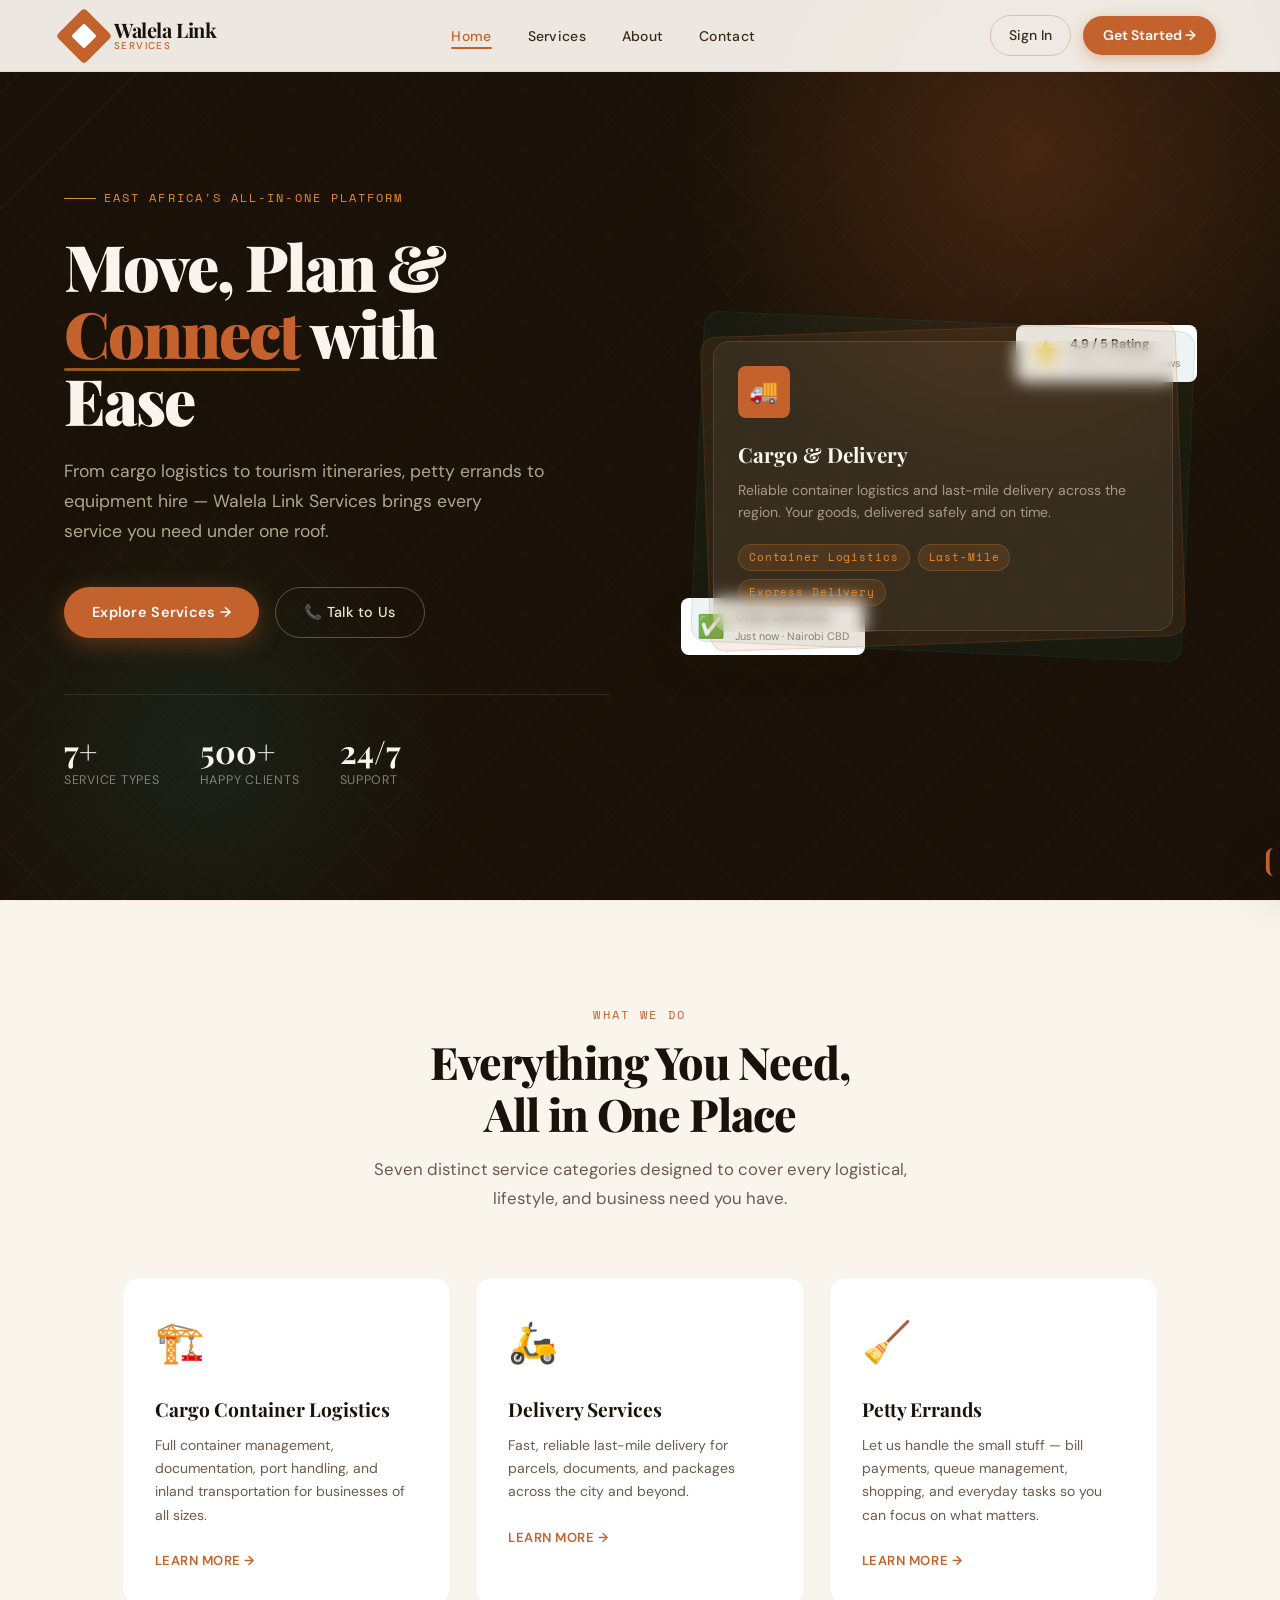
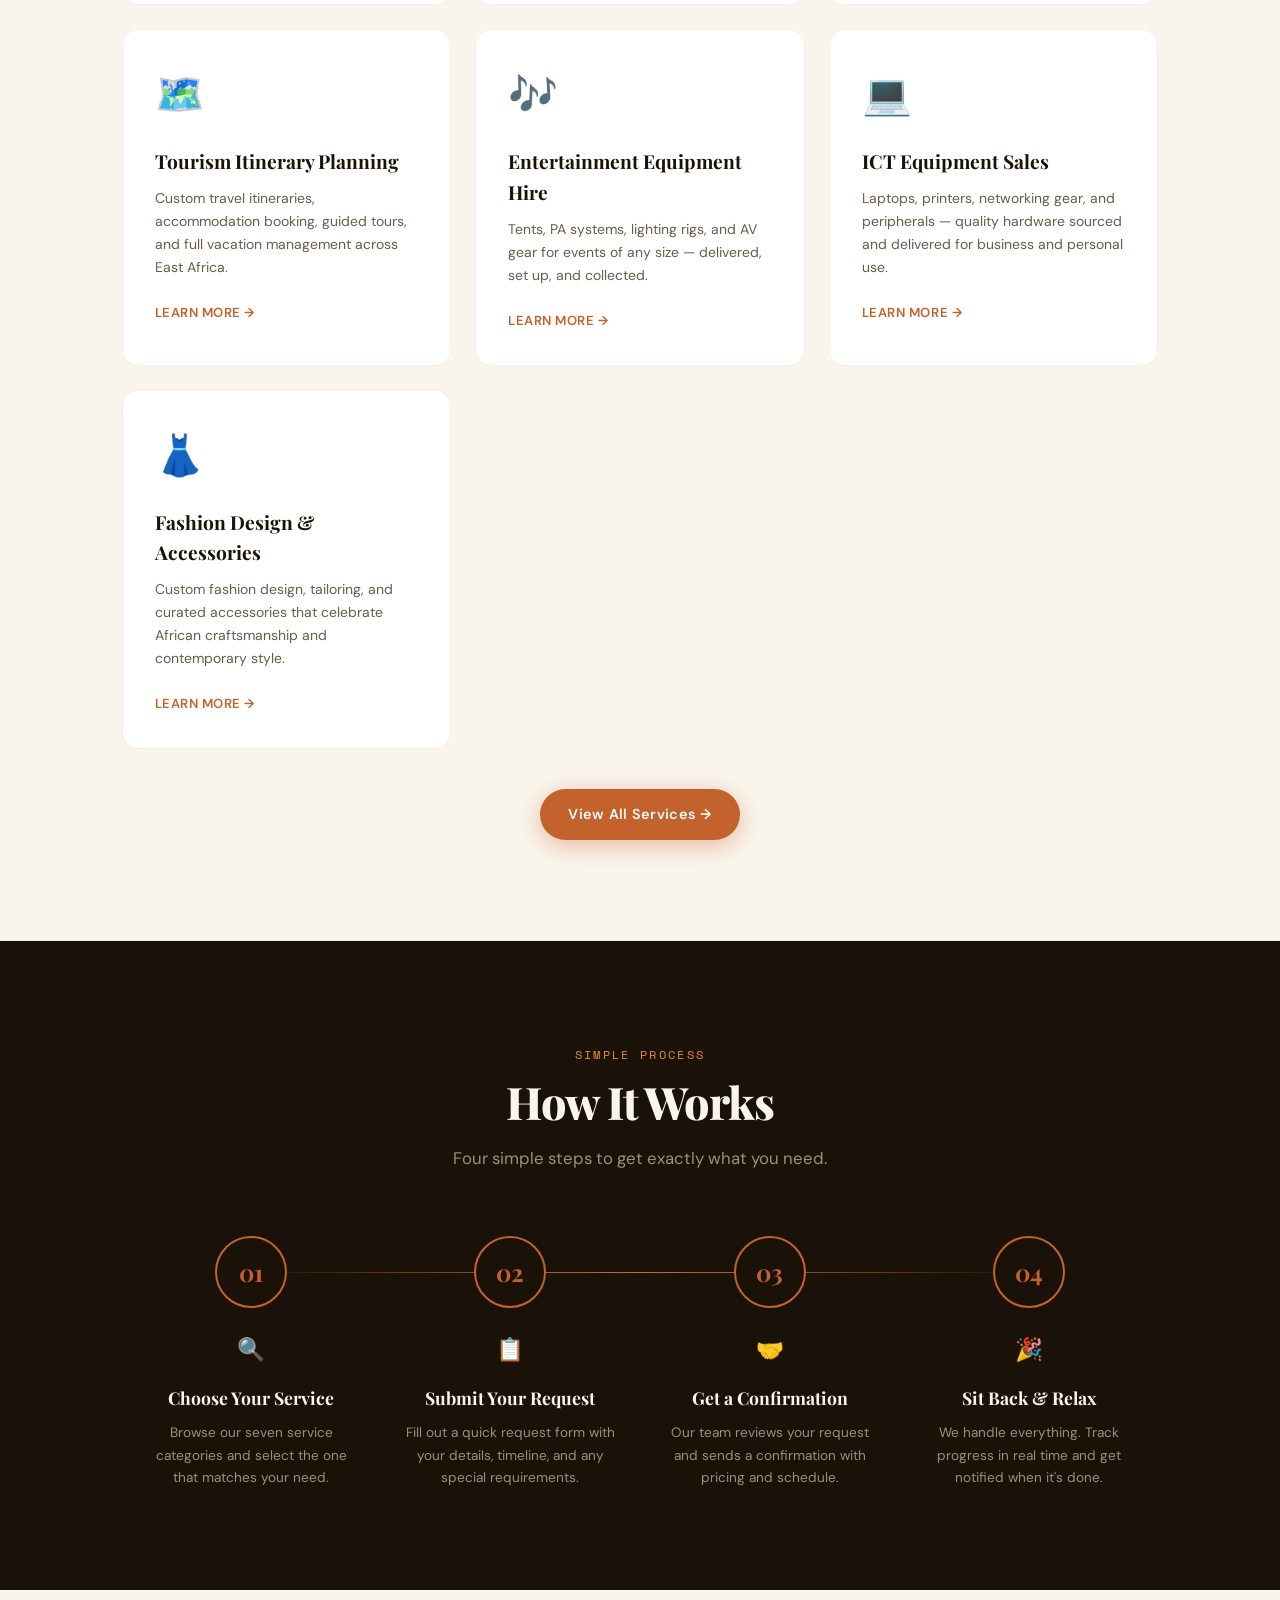
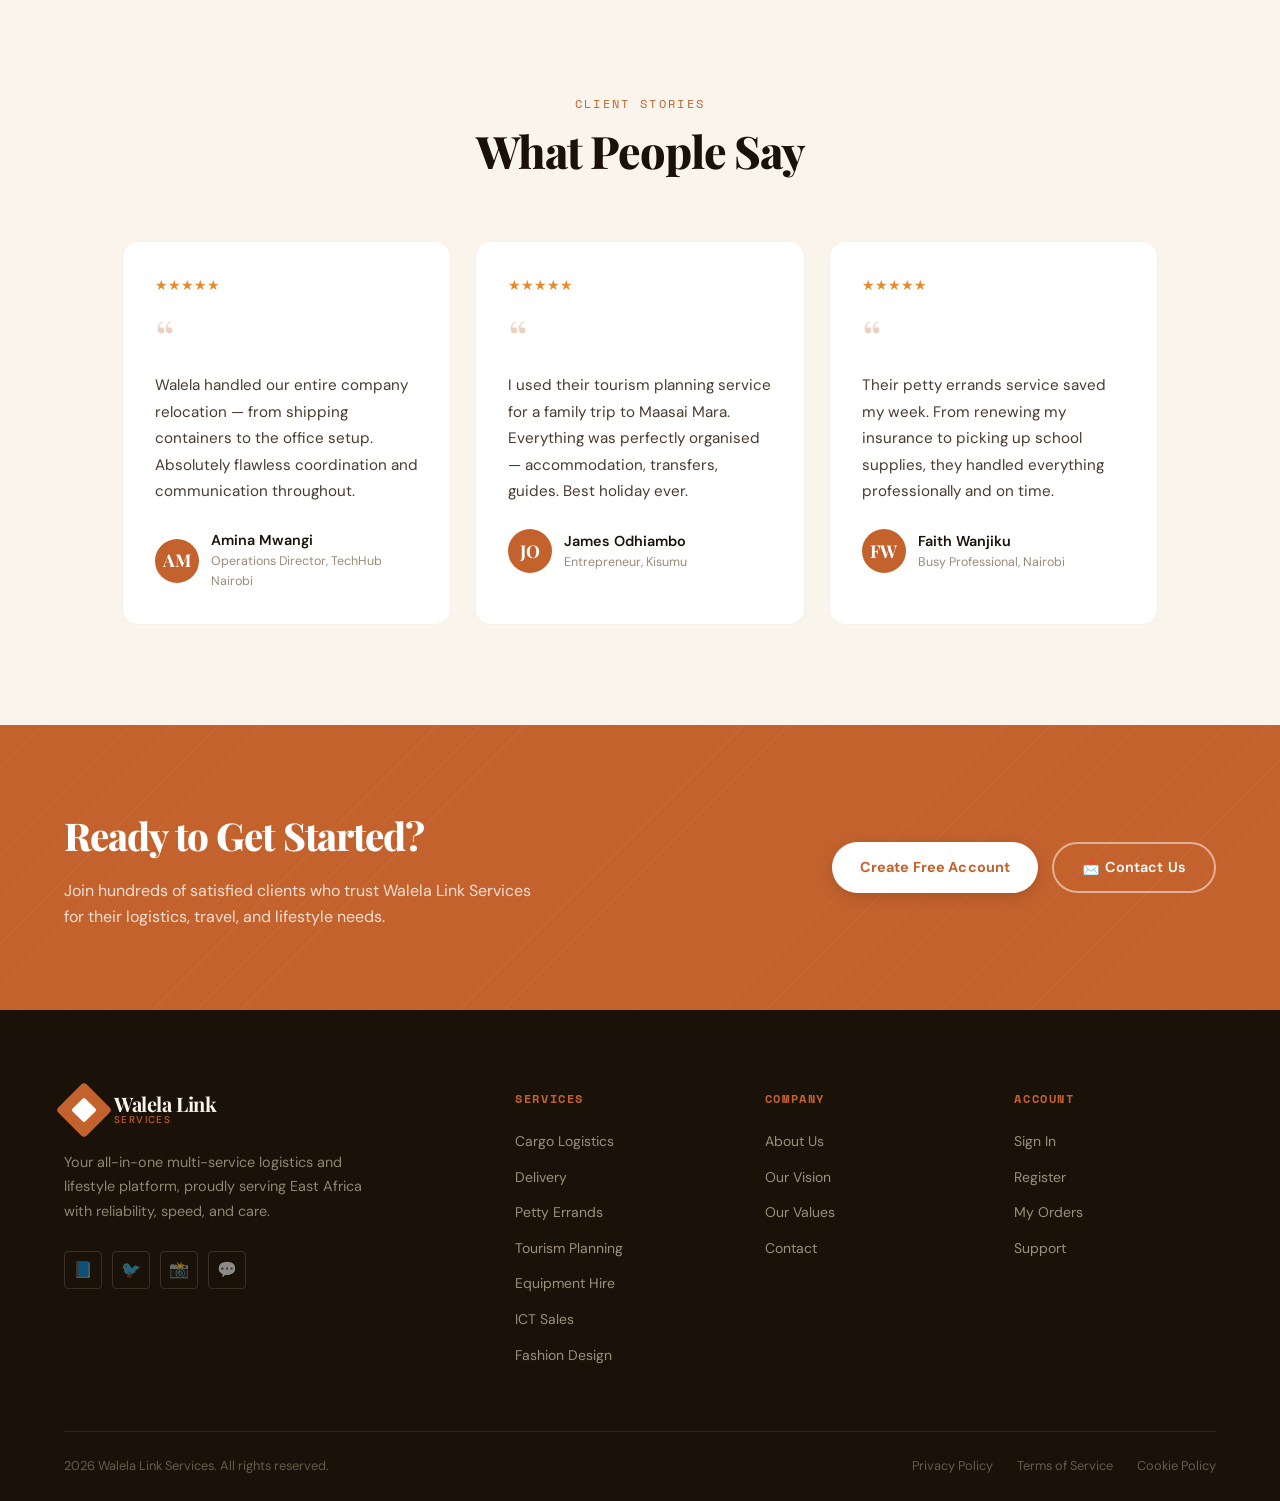
<file: src/index.html>
<!DOCTYPE html>
<html lang="en">
<head>
  <meta charset="UTF-8" />
  <meta name="viewport" content="width=device-width, initial-scale=1.0" />
  <meta name="description" content="Walela Link Services — Your trusted multi-service logistics partner for cargo, delivery, errands, tourism planning, equipment hire, and more across East Africa." />
  <title>Walela Link Services | Connecting You to Everything</title>
  <link rel="stylesheet" href="styles.css" />
  <link rel="icon" href="data:image/svg+xml,<svg xmlns='http://www.w3.org/2000/svg' viewBox='0 0 32 32'><rect width='32' height='32' rx='4' fill='%23C4622D'/><rect x='8' y='8' width='16' height='16' rx='2' fill='white'/></svg>" />
</head>
<body>

  <!-- Page Loader -->
  <div class="page-loader" id="pageLoader">
    <div>
      <div class="loader-logo">Walela Link</div>
    </div>
    <div class="loader-bar"></div>
  </div>

  <!-- Toast -->
  <div class="toast" id="toast"></div>

  <!-- ─── NAVIGATION ──────────────────────────────────────── -->
  <nav class="nav" id="mainNav">
    <a href="index.html" class="nav-logo">
      <div class="nav-logo-mark"><span></span></div>
      <div class="nav-logo-text">
        Walela Link
        <small>Services</small>
      </div>
    </a>

    <ul class="nav-links">
      <li><a href="index.html" class="active">Home</a></li>
      <li><a href="services.html">Services</a></li>
      <li><a href="scope.html">About</a></li>
      <li><a href="contact.html">Contact</a></li>
    </ul>

    <div class="nav-cta">
      <a href="login.html" class="btn-nav-login">Sign In</a>
      <a href="signup.html" class="btn-nav-signup">Get Started →</a>
    </div>

    <div class="nav-hamburger" id="hamburger" aria-label="Menu" role="button" tabindex="0">
      <span></span><span></span><span></span>
    </div>
  </nav>

  <!-- Mobile Nav -->
  <div class="nav-mobile" id="mobileNav">
    <a href="index.html">Home</a>
    <a href="services.html">Services</a>
    <a href="scope.html">About Us</a>
    <a href="contact.html">Contact</a>
    <div class="mobile-cta">
      <a href="login.html" class="m-login">Sign In</a>
      <a href="signup.html" class="m-signup">Get Started</a>
    </div>
  </div>

  <!-- ─── HERO ────────────────────────────────────────────── -->
  <section class="hero">
    <div class="hero-bg-pattern"></div>
    <div class="hero-glow"></div>
    <div class="hero-glow-2"></div>

    <div class="hero-inner">
      <!-- Text -->
      <div class="hero-content">
        <div class="hero-eyebrow">East Africa's All-In-One Platform</div>
        <h1 class="hero-heading">
          Move, Plan &amp;<br>
          <em>Connect</em> with<br>
          Ease
        </h1>
        <p class="hero-subtext">
          From cargo logistics to tourism itineraries, petty errands to equipment hire — Walela Link Services brings every service you need under one roof.
        </p>
        <div class="hero-actions">
          <a href="services.html" class="btn-primary">Explore Services →</a>
          <a href="contact.html" class="btn-secondary">📞 Talk to Us</a>
        </div>
        <div class="hero-stats">
          <div>
            <div class="hero-stat-num">7+</div>
            <div class="hero-stat-label">Service Types</div>
          </div>
          <div>
            <div class="hero-stat-num">500+</div>
            <div class="hero-stat-label">Happy Clients</div>
          </div>
          <div>
            <div class="hero-stat-num">24/7</div>
            <div class="hero-stat-label">Support</div>
          </div>
        </div>
      </div>

      <!-- Visual Card Stack -->
      <div class="hero-visual">
        <div class="hero-card-stack">
          <div class="hero-card-back2"></div>
          <div class="hero-card-back1"></div>
          <div class="hero-card hero-card-main">
            <div class="hero-card-icon">🚚</div>
            <div class="hero-card-title">Cargo & Delivery</div>
            <div class="hero-card-desc">
              Reliable container logistics and last-mile delivery across the region. Your goods, delivered safely and on time.
            </div>
            <div class="hero-card-tags">
              <span class="hero-card-tag">Container Logistics</span>
              <span class="hero-card-tag">Last-Mile</span>
              <span class="hero-card-tag">Express Delivery</span>
            </div>
          </div>

          <div class="hero-badge hero-badge-1">
            <div class="hero-badge-icon">✅</div>
            <div>
              <div class="hero-badge-text">Order Delivered</div>
              <div class="hero-badge-sub">Just now · Nairobi CBD</div>
            </div>
          </div>

          <div class="hero-badge hero-badge-2">
            <div class="hero-badge-icon">⭐</div>
            <div>
              <div class="hero-badge-text">4.9 / 5 Rating</div>
              <div class="hero-badge-sub">Based on 320 reviews</div>
            </div>
          </div>
        </div>
      </div>
    </div>
  </section>

  <!-- ─── SERVICES OVERVIEW ────────────────────────────────── -->
  <section class="services-band section-full">
    <div class="section" style="padding-top:0; padding-bottom:0;">
      <div class="section-header fade-up">
        <span class="section-eyebrow">What We Do</span>
        <h2 class="section-title">Everything You Need,<br>All in One Place</h2>
        <p class="section-subtitle">Seven distinct service categories designed to cover every logistical, lifestyle, and business need you have.</p>
      </div>

      <div class="services-grid">
        <div class="service-card fade-up">
          <span class="service-card-emoji">🏗️</span>
          <div class="service-card-title">Cargo Container Logistics</div>
          <p class="service-card-desc">Full container management, documentation, port handling, and inland transportation for businesses of all sizes.</p>
          <a href="services.html#cargo" class="service-card-link">Learn More →</a>
        </div>

        <div class="service-card fade-up">
          <span class="service-card-emoji">🛵</span>
          <div class="service-card-title">Delivery Services</div>
          <p class="service-card-desc">Fast, reliable last-mile delivery for parcels, documents, and packages across the city and beyond.</p>
          <a href="services.html#delivery" class="service-card-link">Learn More →</a>
        </div>

        <div class="service-card fade-up">
          <span class="service-card-emoji">🧹</span>
          <div class="service-card-title">Petty Errands</div>
          <p class="service-card-desc">Let us handle the small stuff — bill payments, queue management, shopping, and everyday tasks so you can focus on what matters.</p>
          <a href="services.html#errands" class="service-card-link">Learn More →</a>
        </div>

        <div class="service-card fade-up">
          <span class="service-card-emoji">🗺️</span>
          <div class="service-card-title">Tourism Itinerary Planning</div>
          <p class="service-card-desc">Custom travel itineraries, accommodation booking, guided tours, and full vacation management across East Africa.</p>
          <a href="services.html#tourism" class="service-card-link">Learn More →</a>
        </div>

        <div class="service-card fade-up">
          <span class="service-card-emoji">🎶</span>
          <div class="service-card-title">Entertainment Equipment Hire</div>
          <p class="service-card-desc">Tents, PA systems, lighting rigs, and AV gear for events of any size — delivered, set up, and collected.</p>
          <a href="services.html#equipment" class="service-card-link">Learn More →</a>
        </div>

        <div class="service-card fade-up">
          <span class="service-card-emoji">💻</span>
          <div class="service-card-title">ICT Equipment Sales</div>
          <p class="service-card-desc">Laptops, printers, networking gear, and peripherals — quality hardware sourced and delivered for business and personal use.</p>
          <a href="services.html#ict" class="service-card-link">Learn More →</a>
        </div>

        <div class="service-card fade-up">
          <span class="service-card-emoji">👗</span>
          <div class="service-card-title">Fashion Design & Accessories</div>
          <p class="service-card-desc">Custom fashion design, tailoring, and curated accessories that celebrate African craftsmanship and contemporary style.</p>
          <a href="services.html#fashion" class="service-card-link">Learn More →</a>
        </div>
      </div>

      <div class="text-center mt-40">
        <a href="services.html" class="btn-primary">View All Services →</a>
      </div>
    </div>
  </section>

  <!-- ─── HOW IT WORKS ─────────────────────────────────────── -->
  <section class="how-it-works section-full">
    <div class="section" style="padding-top:0;padding-bottom:0;">
      <div class="section-header fade-up" style="color:var(--sand-light);">
        <span class="section-eyebrow" style="color:var(--deep-amber);">Simple Process</span>
        <h2 class="section-title" style="color:var(--sand-light);">How It Works</h2>
        <p class="section-subtitle" style="color:rgba(242,228,200,0.6);">Four simple steps to get exactly what you need.</p>
      </div>

      <div class="steps-grid fade-up">
        <div class="step-item">
          <div class="step-number">01</div>
          <div class="step-icon">🔍</div>
          <div class="step-title">Choose Your Service</div>
          <p class="step-desc">Browse our seven service categories and select the one that matches your need.</p>
        </div>
        <div class="step-item">
          <div class="step-number">02</div>
          <div class="step-icon">📋</div>
          <div class="step-title">Submit Your Request</div>
          <p class="step-desc">Fill out a quick request form with your details, timeline, and any special requirements.</p>
        </div>
        <div class="step-item">
          <div class="step-number">03</div>
          <div class="step-icon">🤝</div>
          <div class="step-title">Get a Confirmation</div>
          <p class="step-desc">Our team reviews your request and sends a confirmation with pricing and schedule.</p>
        </div>
        <div class="step-item">
          <div class="step-number">04</div>
          <div class="step-icon">🎉</div>
          <div class="step-title">Sit Back & Relax</div>
          <p class="step-desc">We handle everything. Track progress in real time and get notified when it's done.</p>
        </div>
      </div>
    </div>
  </section>

  <!-- ─── TESTIMONIALS ─────────────────────────────────────── -->
  <section class="testimonials-band section-full">
    <div class="section" style="padding-top:0;padding-bottom:0;">
      <div class="section-header fade-up">
        <span class="section-eyebrow">Client Stories</span>
        <h2 class="section-title">What People Say</h2>
      </div>

      <div class="testimonials-grid">
        <div class="testimonial-card fade-up">
          <div class="stars">★★★★★</div>
          <div class="testimonial-quote">&ldquo;</div>
          <p class="testimonial-text">Walela handled our entire company relocation — from shipping containers to the office setup. Absolutely flawless coordination and communication throughout.</p>
          <div class="testimonial-author">
            <div class="testimonial-avatar">AM</div>
            <div>
              <div class="testimonial-name">Amina Mwangi</div>
              <div class="testimonial-role">Operations Director, TechHub Nairobi</div>
            </div>
          </div>
        </div>

        <div class="testimonial-card fade-up">
          <div class="stars">★★★★★</div>
          <div class="testimonial-quote">&ldquo;</div>
          <p class="testimonial-text">I used their tourism planning service for a family trip to Maasai Mara. Everything was perfectly organised — accommodation, transfers, guides. Best holiday ever.</p>
          <div class="testimonial-author">
            <div class="testimonial-avatar">JO</div>
            <div>
              <div class="testimonial-name">James Odhiambo</div>
              <div class="testimonial-role">Entrepreneur, Kisumu</div>
            </div>
          </div>
        </div>

        <div class="testimonial-card fade-up">
          <div class="stars">★★★★★</div>
          <div class="testimonial-quote">&ldquo;</div>
          <p class="testimonial-text">Their petty errands service saved my week. From renewing my insurance to picking up school supplies, they handled everything professionally and on time.</p>
          <div class="testimonial-author">
            <div class="testimonial-avatar">FW</div>
            <div>
              <div class="testimonial-name">Faith Wanjiku</div>
              <div class="testimonial-role">Busy Professional, Nairobi</div>
            </div>
          </div>
        </div>
      </div>
    </div>
  </section>

  <!-- ─── CTA ──────────────────────────────────────────────── -->
  <div class="cta-band">
    <div class="cta-inner">
      <div class="cta-text">
        <h2>Ready to Get Started?</h2>
        <p>Join hundreds of satisfied clients who trust Walela Link Services for their logistics, travel, and lifestyle needs.</p>
      </div>
      <div class="cta-actions">
        <a href="signup.html" class="btn-cta-white">Create Free Account</a>
        <a href="contact.html" class="btn-cta-outline">📩 Contact Us</a>
      </div>
    </div>
  </div>

  <!-- ─── FOOTER ───────────────────────────────────────────── -->
  <footer>
    <div class="footer-inner">
      <div>
        <a href="index.html" class="nav-logo" style="text-decoration:none;">
          <div class="nav-logo-mark"><span></span></div>
          <div class="nav-logo-text" style="color:var(--sand-light);">
            Walela Link
            <small>Services</small>
          </div>
        </a>
        <p class="footer-brand-desc">
          Your all-in-one multi-service logistics and lifestyle platform, proudly serving East Africa with reliability, speed, and care.
        </p>
        <div class="footer-socials">
          <a href="#" class="social-btn" aria-label="Facebook">📘</a>
          <a href="#" class="social-btn" aria-label="Twitter">🐦</a>
          <a href="#" class="social-btn" aria-label="Instagram">📸</a>
          <a href="#" class="social-btn" aria-label="WhatsApp">💬</a>
        </div>
      </div>

      <div class="footer-col">
        <h4>Services</h4>
        <ul>
          <li><a href="services.html#cargo">Cargo Logistics</a></li>
          <li><a href="services.html#delivery">Delivery</a></li>
          <li><a href="services.html#errands">Petty Errands</a></li>
          <li><a href="services.html#tourism">Tourism Planning</a></li>
          <li><a href="services.html#equipment">Equipment Hire</a></li>
          <li><a href="services.html#ict">ICT Sales</a></li>
          <li><a href="services.html#fashion">Fashion Design</a></li>
        </ul>
      </div>

      <div class="footer-col">
        <h4>Company</h4>
        <ul>
          <li><a href="scope.html">About Us</a></li>
          <li><a href="scope.html#vision">Our Vision</a></li>
          <li><a href="scope.html#values">Our Values</a></li>
          <li><a href="contact.html">Contact</a></li>
        </ul>
      </div>

      <div class="footer-col">
        <h4>Account</h4>
        <ul>
          <li><a href="login.html">Sign In</a></li>
          <li><a href="signup.html">Register</a></li>
          <li><a href="orders.html">My Orders</a></li>
          <li><a href="support.html">Support</a></li>
        </ul>
      </div>
    </div>

    <div class="footer-bottom">
      <p><script>document.write(new Date().getFullYear())</script> Walela Link Services. All rights reserved.</p>
      <div class="footer-legal">
        <a href="privacy.html">Privacy Policy</a>
        <a href="terms.html">Terms of Service</a>
        <a href="cookies.html">Cookie Policy</a>
      </div>
    </div>
  </footer>

  <script src="script.js"></script>
</body>
</html>
</file>
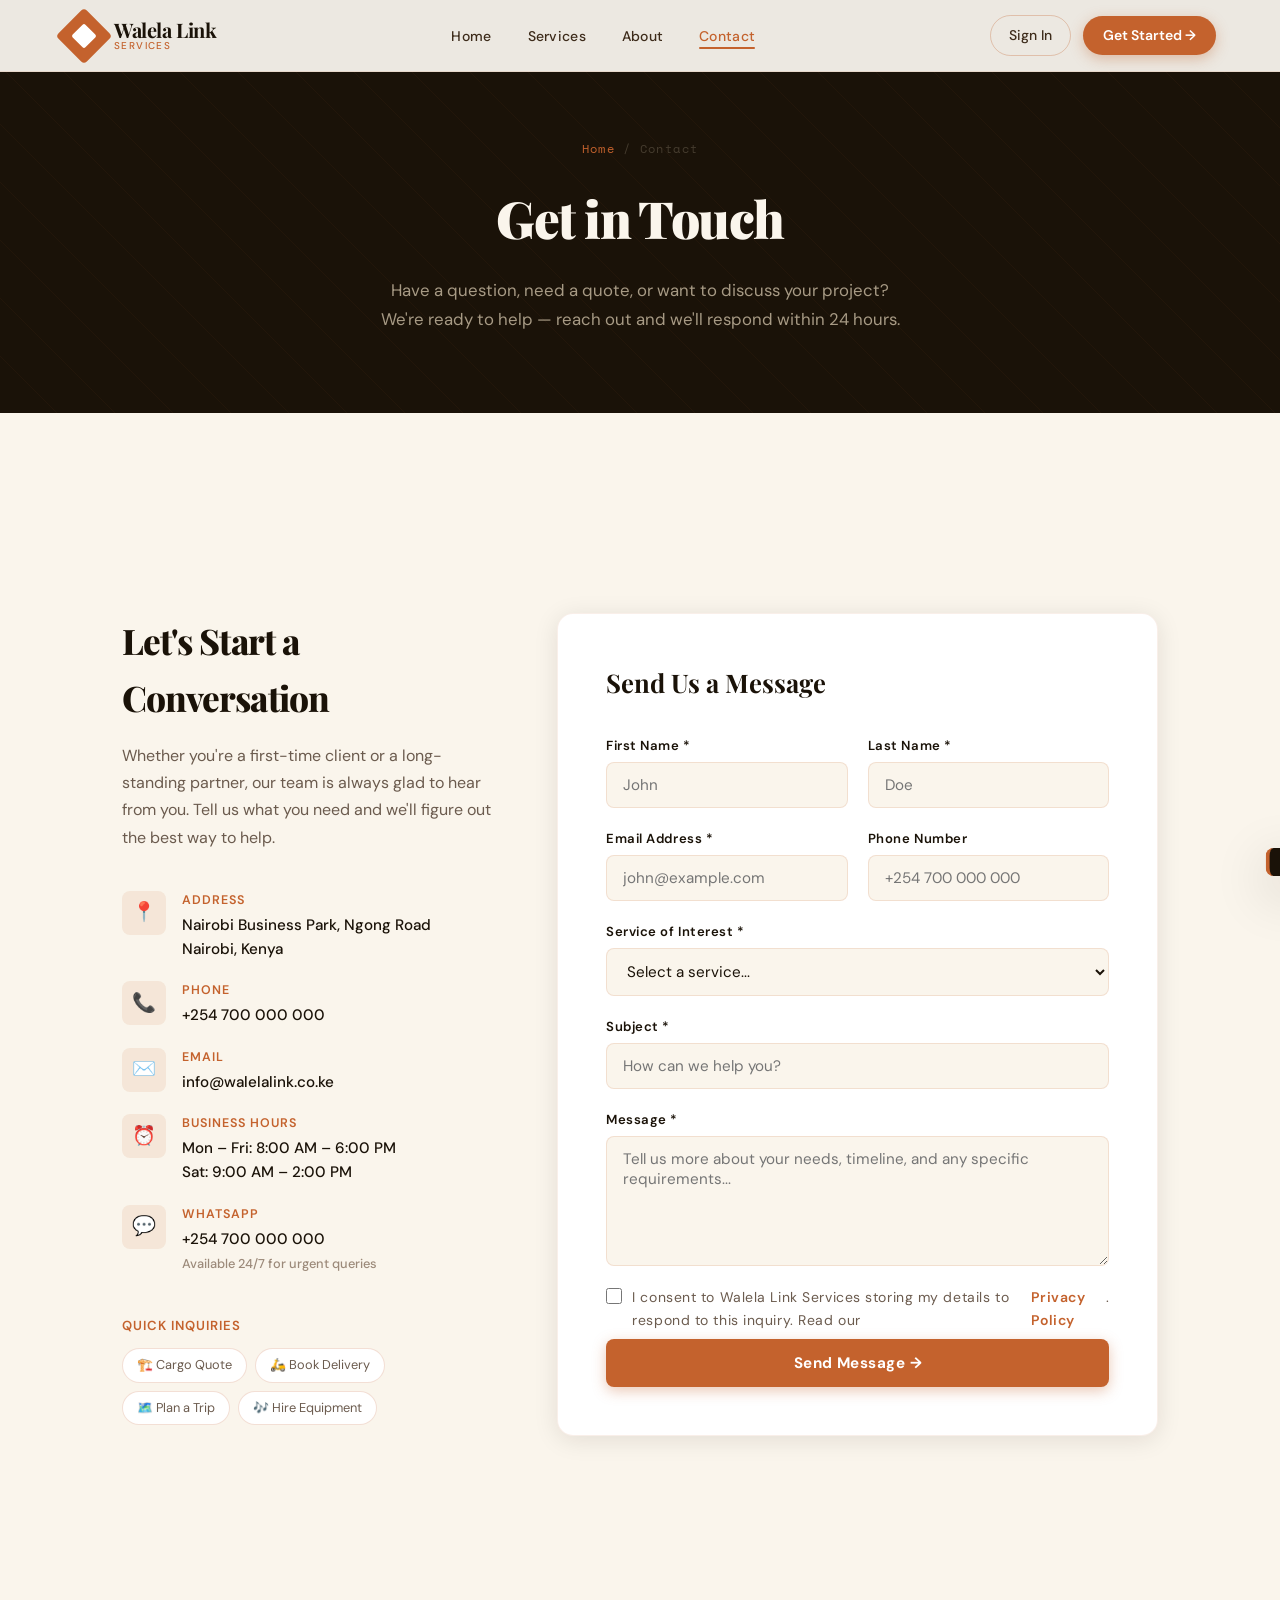
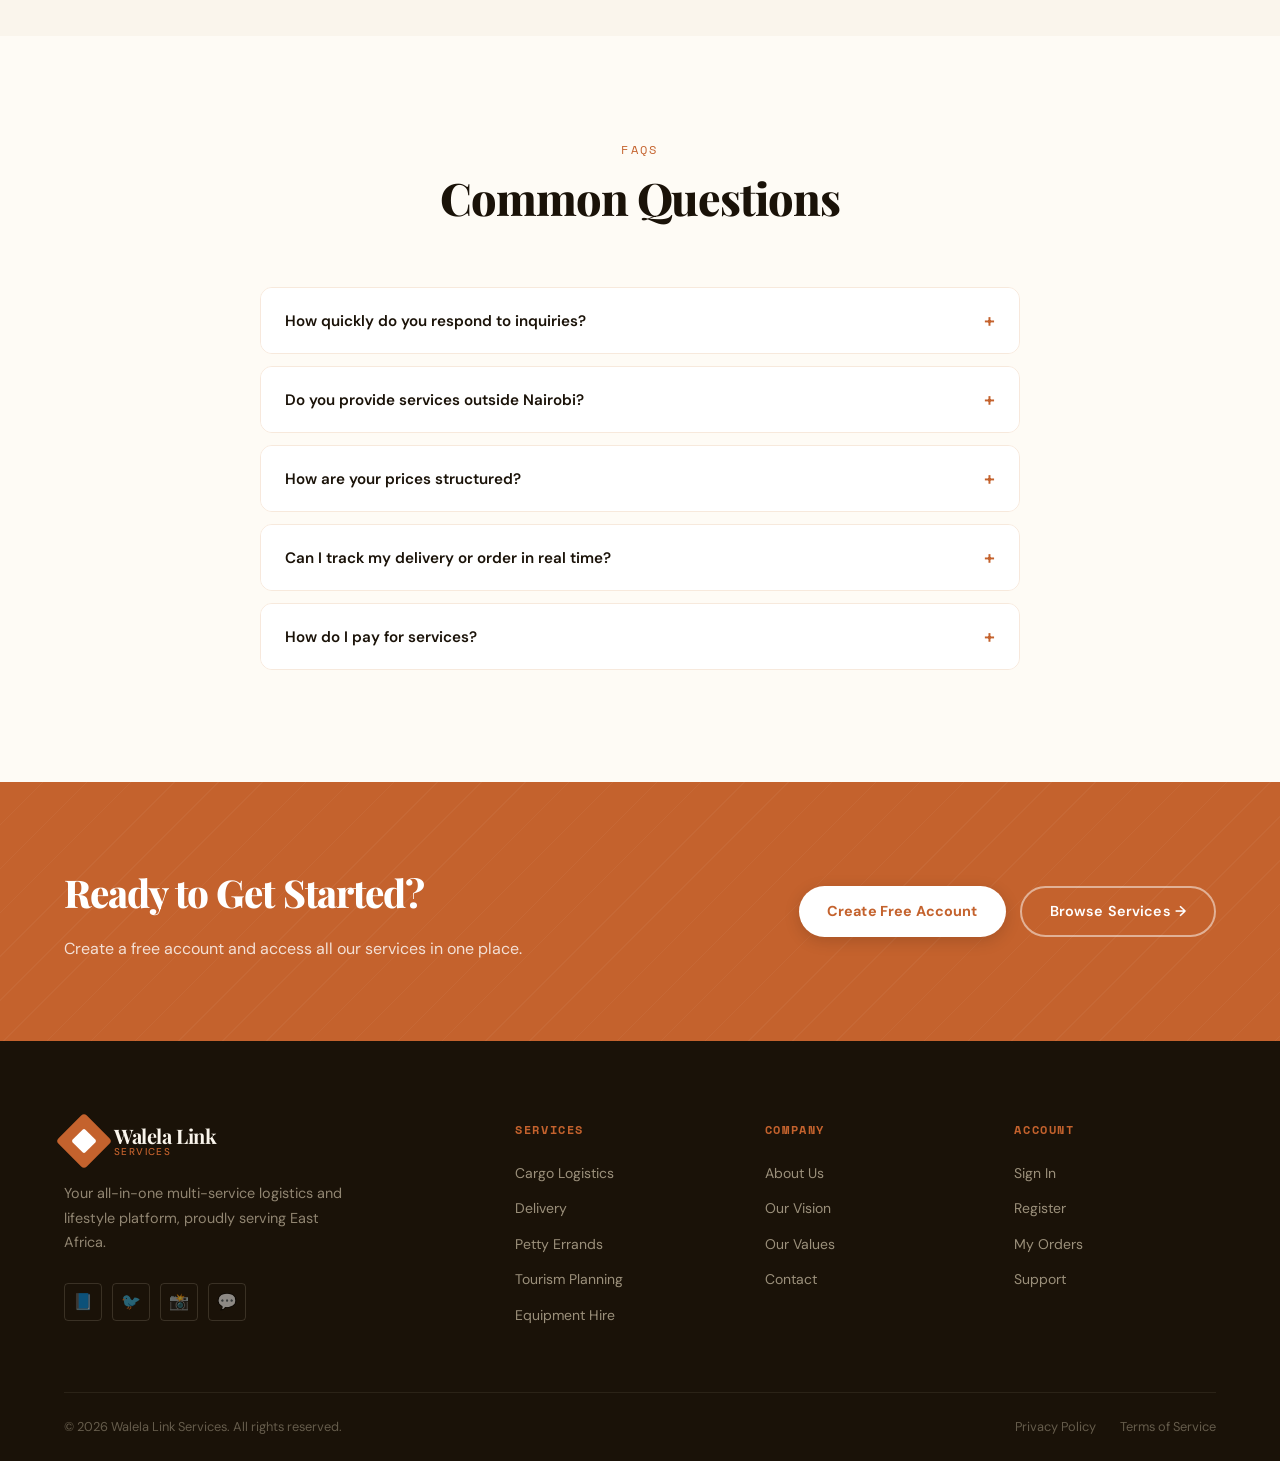
<file: src/contact.html>
<!DOCTYPE html>
<html lang="en">
<head>
  <meta charset="UTF-8" />
  <meta name="viewport" content="width=device-width, initial-scale=1.0" />
  <meta name="description" content="Contact Walela Link Services — get in touch for quotes, inquiries, and support across our seven service categories." />
  <title>Contact Us | Walela Link Services</title>
  <link rel="stylesheet" href="styles.css" />
  <link rel="icon" href="data:image/svg+xml,<svg xmlns='http://www.w3.org/2000/svg' viewBox='0 0 32 32'><rect width='32' height='32' rx='4' fill='%23C4622D'/><rect x='8' y='8' width='16' height='16' rx='2' fill='white'/></svg>" />
</head>
<body>

  <div class="page-loader" id="pageLoader">
    <div><div class="loader-logo">Walela Link</div></div>
    <div class="loader-bar"></div>
  </div>
  <div class="toast" id="toast"></div>

  <!-- NAV -->
  <nav class="nav" id="mainNav">
    <a href="index.html" class="nav-logo">
      <div class="nav-logo-mark"><span></span></div>
      <div class="nav-logo-text">Walela Link<small>Services</small></div>
    </a>
    <ul class="nav-links">
      <li><a href="index.html">Home</a></li>
      <li><a href="services.html">Services</a></li>
      <li><a href="scope.html">About</a></li>
      <li><a href="contact.html" class="active">Contact</a></li>
    </ul>
    <div class="nav-cta">
      <a href="login.html" class="btn-nav-login">Sign In</a>
      <a href="signup.html" class="btn-nav-signup">Get Started →</a>
    </div>
    <div class="nav-hamburger" id="hamburger"><span></span><span></span><span></span></div>
  </nav>
  <div class="nav-mobile" id="mobileNav">
    <a href="index.html">Home</a>
    <a href="services.html">Services</a>
    <a href="scope.html">About Us</a>
    <a href="contact.html">Contact</a>
    <div class="mobile-cta">
      <a href="login.html" class="m-login">Sign In</a>
      <a href="signup.html" class="m-signup">Get Started</a>
    </div>
  </div>

  <!-- PAGE HERO -->
  <div class="page-hero">
    <div class="page-hero-inner">
      <div class="breadcrumb">
        <a href="index.html">Home</a><span>/</span><span>Contact</span>
      </div>
      <h1>Get in Touch</h1>
      <p>Have a question, need a quote, or want to discuss your project? We're ready to help — reach out and we'll respond within 24 hours.</p>
    </div>
  </div>

  <!-- CONTACT MAIN -->
  <div class="section-full" style="background:var(--sand-light);">
    <div class="section">
      <div class="contact-layout fade-up">

        <!-- Left: Info -->
        <div>
          <div class="contact-info">
            <h2>Let's Start a Conversation</h2>
            <p>
              Whether you're a first-time client or a long-standing partner, our team is always glad to hear from you. Tell us what you need and we'll figure out the best way to help.
            </p>
          </div>

          <div class="contact-details">
            <div class="contact-item">
              <div class="contact-icon-wrap">📍</div>
              <div>
                <div class="contact-item-label">Address</div>
                <div class="contact-item-value">Nairobi Business Park, Ngong Road<br>Nairobi, Kenya</div>
              </div>
            </div>
            <div class="contact-item">
              <div class="contact-icon-wrap">📞</div>
              <div>
                <div class="contact-item-label">Phone</div>
                <div class="contact-item-value">+254 700 000 000</div>
              </div>
            </div>
            <div class="contact-item">
              <div class="contact-icon-wrap">✉️</div>
              <div>
                <div class="contact-item-label">Email</div>
                <div class="contact-item-value">info@walelalink.co.ke</div>
              </div>
            </div>
            <div class="contact-item">
              <div class="contact-icon-wrap">⏰</div>
              <div>
                <div class="contact-item-label">Business Hours</div>
                <div class="contact-item-value">Mon – Fri: 8:00 AM – 6:00 PM<br>Sat: 9:00 AM – 2:00 PM</div>
              </div>
            </div>
            <div class="contact-item">
              <div class="contact-icon-wrap">💬</div>
              <div>
                <div class="contact-item-label">WhatsApp</div>
                <div class="contact-item-value">+254 700 000 000<br><span style="font-size:0.8rem;color:#9C8A7A;">Available 24/7 for urgent queries</span></div>
              </div>
            </div>
          </div>

          <!-- Quick links -->
          <div style="margin-top:40px;">
            <p style="font-size:0.82rem;font-weight:600;letter-spacing:0.08em;text-transform:uppercase;color:var(--terracotta);margin-bottom:12px;">Quick Inquiries</p>
            <div style="display:flex;flex-wrap:wrap;gap:8px;">
              <a href="#" class="filter-btn" style="font-size:0.8rem;padding:6px 14px;background:var(--white);border:1.5px solid rgba(196,98,45,0.2);border-radius:999px;color:#6B5B4E;transition:all 0.3s;" onclick="prefillService('Cargo Container Logistics'); return false;">🏗️ Cargo Quote</a>
              <a href="#" class="filter-btn" style="font-size:0.8rem;padding:6px 14px;background:var(--white);border:1.5px solid rgba(196,98,45,0.2);border-radius:999px;color:#6B5B4E;transition:all 0.3s;" onclick="prefillService('Delivery Services'); return false;">🛵 Book Delivery</a>
              <a href="#" class="filter-btn" style="font-size:0.8rem;padding:6px 14px;background:var(--white);border:1.5px solid rgba(196,98,45,0.2);border-radius:999px;color:#6B5B4E;transition:all 0.3s;" onclick="prefillService('Tourism Planning'); return false;">🗺️ Plan a Trip</a>
              <a href="#" class="filter-btn" style="font-size:0.8rem;padding:6px 14px;background:var(--white);border:1.5px solid rgba(196,98,45,0.2);border-radius:999px;color:#6B5B4E;transition:all 0.3s;" onclick="prefillService('Equipment Hire'); return false;">🎶 Hire Equipment</a>
            </div>
          </div>
        </div>

        <!-- Right: Form -->
        <div class="contact-form-wrap">
          <div class="form-title">Send Us a Message</div>

          <form id="contactForm" novalidate>
            <div class="form-grid">
              <div class="form-group">
                <label for="firstName">First Name *</label>
                <input type="text" id="firstName" name="firstName" placeholder="John" required />
              </div>
              <div class="form-group">
                <label for="lastName">Last Name *</label>
                <input type="text" id="lastName" name="lastName" placeholder="Doe" required />
              </div>
              <div class="form-group">
                <label for="email">Email Address *</label>
                <input type="email" id="email" name="email" placeholder="john@example.com" required />
              </div>
              <div class="form-group">
                <label for="phone">Phone Number</label>
                <input type="tel" id="phone" name="phone" placeholder="+254 700 000 000" />
              </div>
              <div class="form-group full">
                <label for="service">Service of Interest *</label>
                <select id="service" name="service" required>
                  <option value="">Select a service...</option>
                  <option value="Cargo Container Logistics">🏗️ Cargo Container Logistics</option>
                  <option value="Delivery Services">🛵 Delivery Services</option>
                  <option value="Petty Errands">🧹 Petty Errands</option>
                  <option value="Tourism Planning">🗺️ Tourism Itinerary Planning</option>
                  <option value="Equipment Hire">🎶 Entertainment Equipment Hire</option>
                  <option value="ICT Equipment Sales">💻 ICT Equipment Sales</option>
                  <option value="Fashion Design">👗 Fashion Design & Accessories</option>
                  <option value="General Inquiry">❓ General Inquiry</option>
                </select>
              </div>
              <div class="form-group full">
                <label for="subject">Subject *</label>
                <input type="text" id="subject" name="subject" placeholder="How can we help you?" required />
              </div>
              <div class="form-group full">
                <label for="message">Message *</label>
                <textarea id="message" name="message" placeholder="Tell us more about your needs, timeline, and any specific requirements..." required></textarea>
              </div>
              <div class="form-group full">
                <label style="display:flex;align-items:flex-start;gap:10px;font-size:0.875rem;font-weight:normal;color:#6B5B4E;cursor:pointer;">
                  <input type="checkbox" id="consent" name="consent" required style="margin-top:2px;width:16px;height:16px;accent-color:var(--terracotta);flex-shrink:0;" />
                  I consent to Walela Link Services storing my details to respond to this inquiry. Read our <a href="#" style="color:var(--terracotta);font-weight:600;">Privacy Policy</a>.
                </label>
              </div>
            </div>
            <button type="submit" class="form-submit" id="submitBtn">
              Send Message →
            </button>
          </form>
        </div>

      </div>
    </div>
  </div>

  <!-- FAQ -->
  <div class="section">
    <div class="section-header fade-up">
      <span class="section-eyebrow">FAQs</span>
      <h2 class="section-title">Common Questions</h2>
    </div>

    <div style="max-width:760px;margin:0 auto;" class="fade-up">
      <div id="faqList"></div>
    </div>
  </div>

  <!-- CTA -->
  <div class="cta-band">
    <div class="cta-inner">
      <div class="cta-text">
        <h2>Ready to Get Started?</h2>
        <p>Create a free account and access all our services in one place.</p>
      </div>
      <div class="cta-actions">
        <a href="signup.html" class="btn-cta-white">Create Free Account</a>
        <a href="services.html" class="btn-cta-outline">Browse Services →</a>
      </div>
    </div>
  </div>

  <!-- FOOTER -->
  <footer>
    <div class="footer-inner">
      <div>
        <a href="index.html" class="nav-logo">
          <div class="nav-logo-mark"><span></span></div>
          <div class="nav-logo-text" style="color:var(--sand-light);">Walela Link<small>Services</small></div>
        </a>
        <p class="footer-brand-desc">Your all-in-one multi-service logistics and lifestyle platform, proudly serving East Africa.</p>
        <div class="footer-socials">
          <a href="#" class="social-btn">📘</a>
          <a href="#" class="social-btn">🐦</a>
          <a href="#" class="social-btn">📸</a>
          <a href="#" class="social-btn">💬</a>
        </div>
      </div>
      <div class="footer-col"><h4>Services</h4><ul>
        <li><a href="services.html#cargo">Cargo Logistics</a></li>
        <li><a href="services.html#delivery">Delivery</a></li>
        <li><a href="services.html#errands">Petty Errands</a></li>
        <li><a href="services.html#tourism">Tourism Planning</a></li>
        <li><a href="services.html#equipment">Equipment Hire</a></li>
      </ul></div>
      <div class="footer-col"><h4>Company</h4><ul>
        <li><a href="scope.html">About Us</a></li>
        <li><a href="scope.html#vision">Our Vision</a></li>
        <li><a href="scope.html#values">Our Values</a></li>
        <li><a href="contact.html">Contact</a></li>
      </ul></div>
      <div class="footer-col"><h4>Account</h4><ul>
        <li><a href="login.html">Sign In</a></li>
        <li><a href="signup.html">Register</a></li>
        <li><a href="#">My Orders</a></li>
        <li><a href="#">Support</a></li>
      </ul></div>
    </div>
    <div class="footer-bottom">
      <p>© <script>document.write(new Date().getFullYear())</script> Walela Link Services. All rights reserved.</p>
      <div class="footer-legal">
        <a href="#">Privacy Policy</a>
        <a href="#">Terms of Service</a>
      </div>
    </div>
  </footer>

  <script src="script.js"></script>
  <script>
    // Prefill service dropdown
    function prefillService(value) {
      const sel = document.getElementById('service');
      if (sel) {
        for (let i = 0; i < sel.options.length; i++) {
          if (sel.options[i].value === value) {
            sel.selectedIndex = i;
            break;
          }
        }
        document.getElementById('contactForm').scrollIntoView({ behavior: 'smooth', block: 'center' });
      }
    }

    // Contact form submission
    document.getElementById('contactForm').addEventListener('submit', function(e) {
      e.preventDefault();
      const btn = document.getElementById('submitBtn');
      btn.textContent = 'Sending...';
      btn.disabled = true;
      btn.style.opacity = '0.7';
      setTimeout(() => {
        btn.textContent = '✓ Message Sent!';
        btn.style.background = 'var(--olive)';
        showToast('Thank you! We\'ll get back to you within 24 hours. 🙌');
        setTimeout(() => {
          this.reset();
          btn.textContent = 'Send Message →';
          btn.disabled = false;
          btn.style.opacity = '';
          btn.style.background = '';
        }, 3500);
      }, 1400);
    });

    // FAQ data
    const faqs = [
      {
        q: 'How quickly do you respond to inquiries?',
        a: 'We aim to respond to all messages within 2–4 business hours. For urgent matters, we recommend reaching out via WhatsApp for the fastest response.'
      },
      {
        q: 'Do you provide services outside Nairobi?',
        a: 'Yes! We currently serve Nairobi, Mombasa, and Kisumu. We also handle cargo logistics nationally and coordinate with partners for regional East African coverage.'
      },
      {
        q: 'How are your prices structured?',
        a: 'Pricing varies by service type, volume, distance, and complexity. We provide transparent, itemised quotes before you commit to anything. No hidden fees.'
      },
      {
        q: 'Can I track my delivery or order in real time?',
        a: 'Yes. Once your order is confirmed, you\'ll receive a tracking link via SMS and email so you can monitor progress in real time.'
      },
      {
        q: 'How do I pay for services?',
        a: 'We accept M-Pesa, bank transfers, and cash. For business accounts, we offer invoicing with net payment terms upon approval.'
      }
    ];

    const faqList = document.getElementById('faqList');
    faqs.forEach((faq, i) => {
      const item = document.createElement('div');
      item.style.cssText = 'border:1px solid rgba(196,98,45,0.12);border-radius:12px;margin-bottom:12px;overflow:hidden;';
      item.innerHTML = `
        <button onclick="toggleFaq(${i})" style="width:100%;text-align:left;padding:20px 24px;background:var(--white);display:flex;justify-content:space-between;align-items:center;gap:16px;font-weight:600;font-size:0.95rem;color:var(--earth-dark);cursor:pointer;border:none;font-family:var(--font-body);transition:background 0.2s;" id="faq-btn-${i}">
          ${faq.q}
          <span id="faq-icon-${i}" style="font-size:1.2rem;flex-shrink:0;color:var(--terracotta);transition:transform 0.3s;">+</span>
        </button>
        <div id="faq-body-${i}" style="max-height:0;overflow:hidden;transition:max-height 0.35s cubic-bezier(0.4,0,0.2,1);">
          <div style="padding:0 24px 20px;font-size:0.9rem;color:#6B5B4E;line-height:1.75;">${faq.a}</div>
        </div>
      `;
      faqList.appendChild(item);
    });

    function toggleFaq(i) {
      const body = document.getElementById(`faq-body-${i}`);
      const icon = document.getElementById(`faq-icon-${i}`);
      const isOpen = body.style.maxHeight !== '0px' && body.style.maxHeight !== '';
      // close all
      faqs.forEach((_, j) => {
        document.getElementById(`faq-body-${j}`).style.maxHeight = '0';
        document.getElementById(`faq-icon-${j}`).textContent = '+';
        document.getElementById(`faq-icon-${j}`).style.transform = 'rotate(0deg)';
      });
      if (!isOpen) {
        body.style.maxHeight = body.scrollHeight + 200 + 'px';
        icon.textContent = '−';
        icon.style.transform = 'rotate(0deg)';
      }
    }
  </script>
</body>
</html>
</file>
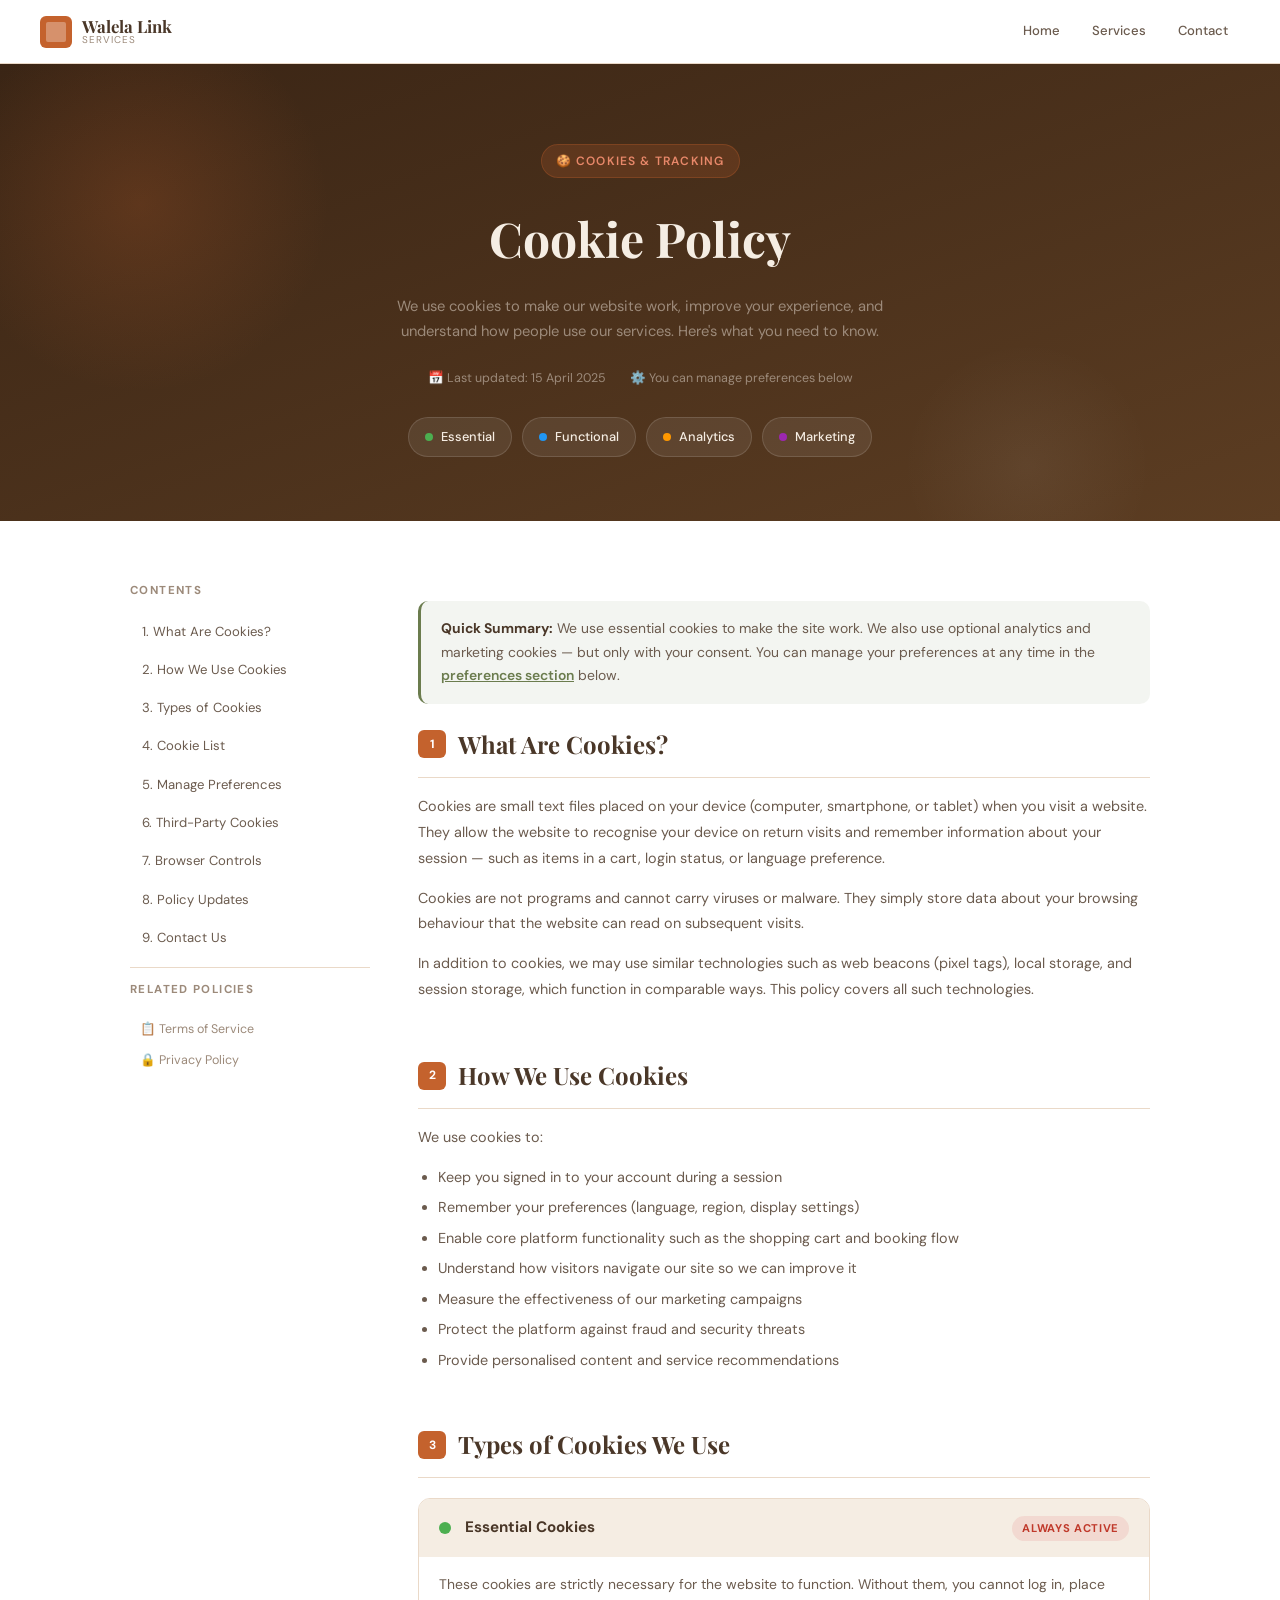
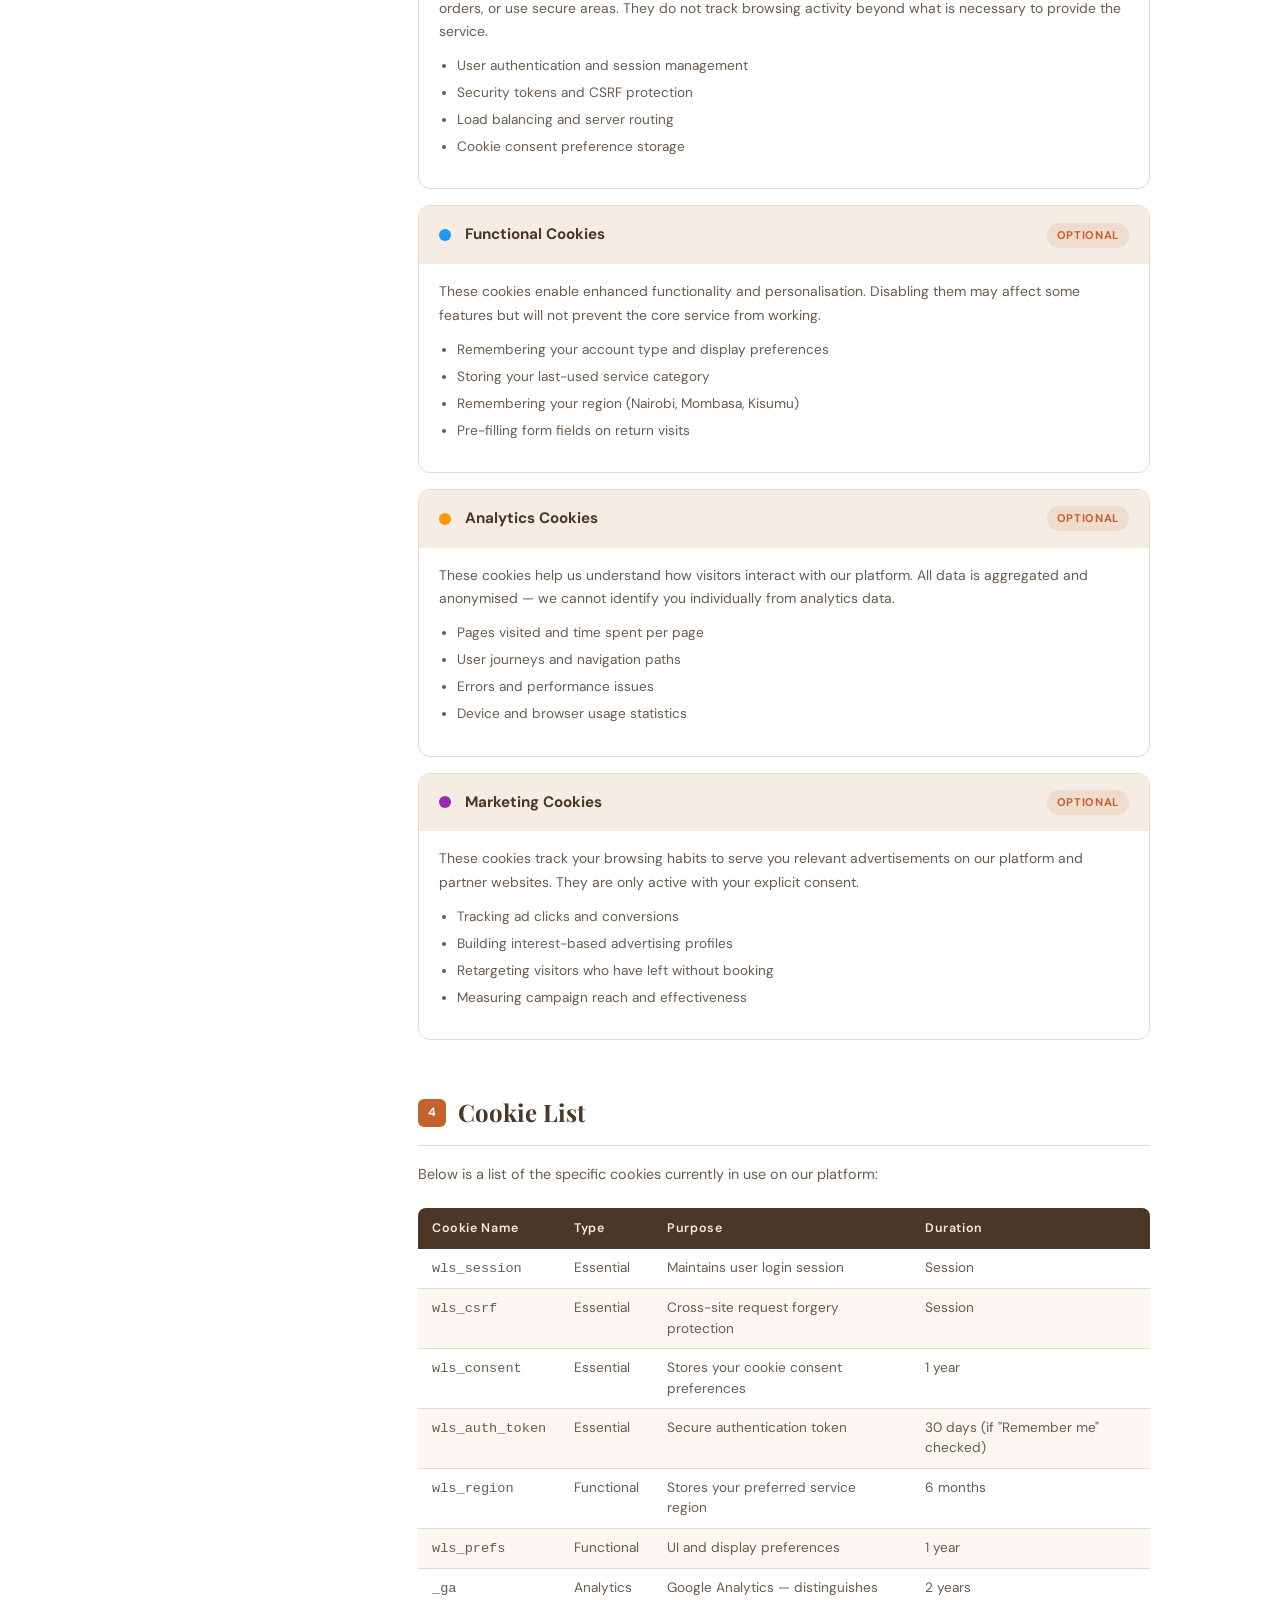
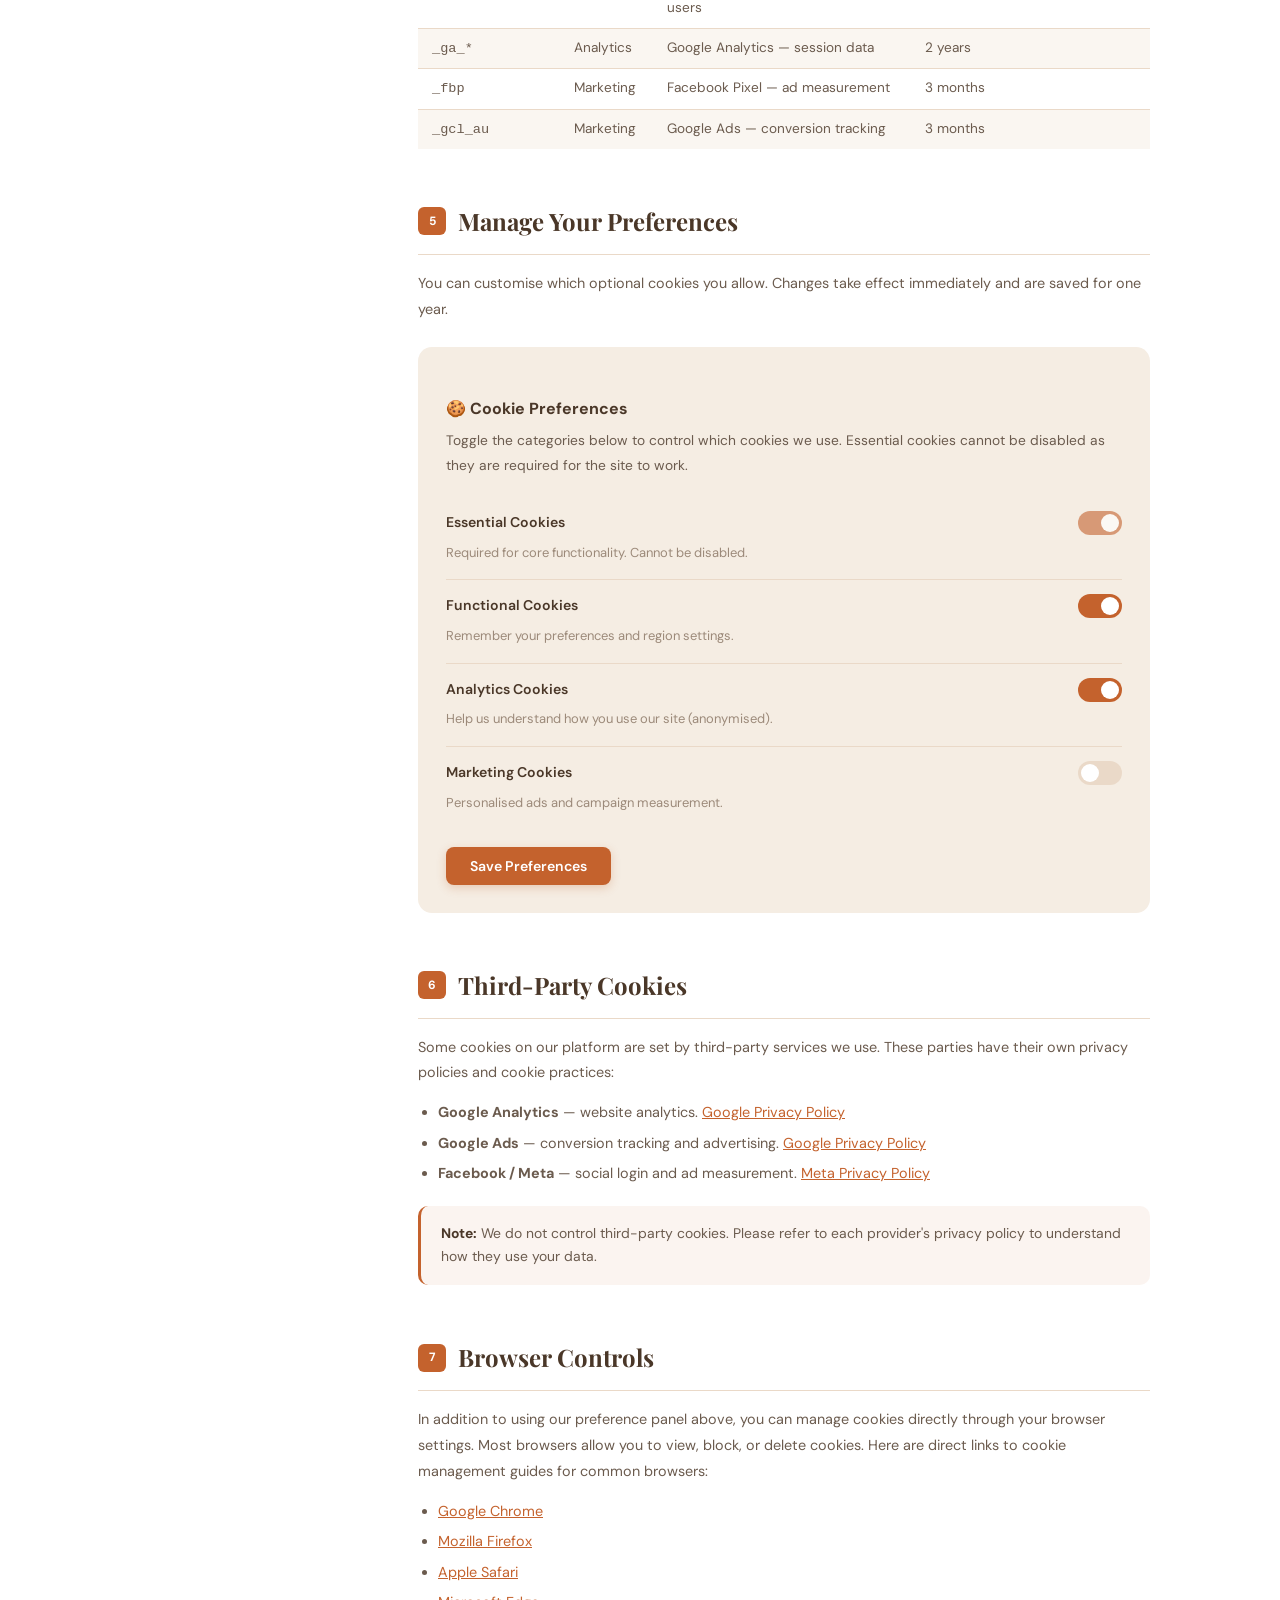
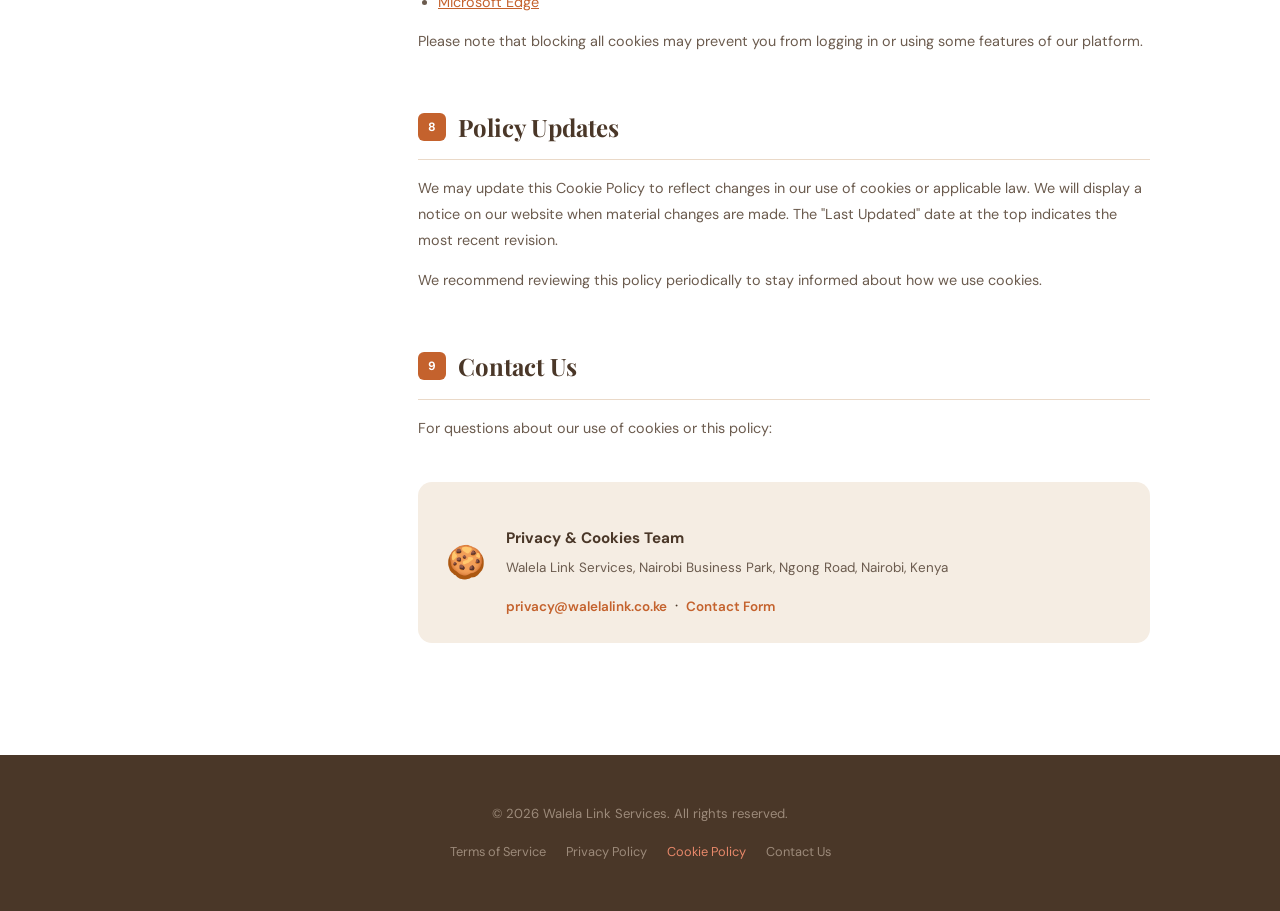
<file: src/cookies.html>
<!DOCTYPE html>
<html lang="en">
<head>
  <meta charset="UTF-8" />
  <meta name="viewport" content="width=device-width, initial-scale=1.0" />
  <meta name="description" content="Walela Link Services Cookie Policy — how we use cookies and how you can manage your preferences." />
  <title>Cookie Policy | Walela Link Services</title>
  <link rel="preconnect" href="https://fonts.googleapis.com">
  <link rel="preconnect" href="https://fonts.gstatic.com" crossorigin>
  <link href="https://fonts.googleapis.com/css2?family=Playfair+Display:wght@400;600;700&family=DM+Sans:wght@300;400;500;600&display=swap" rel="stylesheet">
  <link rel="icon" href="data:image/svg+xml,<svg xmlns='http://www.w3.org/2000/svg' viewBox='0 0 32 32'><rect width='32' height='32' rx='4' fill='%23C4622D'/><rect x='8' y='8' width='16' height='16' rx='2' fill='white'/></svg>" />
  <style>
    *, *::before, *::after { box-sizing: border-box; margin: 0; padding: 0; }
    :root {
      --terracotta: #C4622D; --terracotta-dark: #A3501E; --terracotta-light: #E8886A;
      --sand: #F5EDE3; --sand-dark: #EAD9C8; --earth: #4A3728; --earth-mid: #6B5B4E;
      --earth-light: #9C8A7A; --white: #FFFFFF; --olive: #6B7C4E;
      --font-display: 'Playfair Display', Georgia, serif; --font-body: 'DM Sans', sans-serif;
    }
    html { scroll-behavior: smooth; }
    body { font-family: var(--font-body); background: var(--white); color: var(--earth); line-height: 1.7; }

    .nav { position: sticky; top: 0; z-index: 100; background: rgba(255,255,255,0.95); backdrop-filter: blur(12px); border-bottom: 1px solid var(--sand-dark); padding: 0 40px; height: 64px; display: flex; align-items: center; justify-content: space-between; }
    .nav-logo { display: flex; align-items: center; gap: 10px; text-decoration: none; }
    .logo-mark { width: 32px; height: 32px; background: var(--terracotta); border-radius: 6px; position: relative; flex-shrink: 0; }
    .logo-mark::after { content: ''; position: absolute; inset: 6px; background: rgba(255,255,255,0.3); border-radius: 2px; }
    .logo-text { font-family: var(--font-display); font-size: 1.05rem; font-weight: 700; color: var(--earth); line-height: 1.1; }
    .logo-text small { display: block; font-family: var(--font-body); font-size: 0.62rem; font-weight: 400; letter-spacing: 0.1em; text-transform: uppercase; color: var(--earth-light); }
    .nav-links { display: flex; gap: 8px; }
    .nav-links a { font-size: 0.82rem; font-weight: 500; color: var(--earth-mid); text-decoration: none; padding: 6px 12px; border-radius: 6px; transition: color 0.2s, background 0.2s; }
    .nav-links a:hover { color: var(--terracotta); background: var(--sand); }

    /* Hero - different warm tone */
    .doc-hero { background: linear-gradient(160deg, #3A2515 0%, #5C3D22 100%); padding: 80px 40px 64px; text-align: center; position: relative; overflow: hidden; }
    .doc-hero::before { content: ''; position: absolute; top: -50px; left: -50px; width: 380px; height: 380px; border-radius: 50%; background: radial-gradient(circle, rgba(196,98,45,0.22) 0%, transparent 70%); pointer-events: none; }
    .doc-hero::after { content: ''; position: absolute; bottom: -70px; right: 10%; width: 250px; height: 250px; border-radius: 50%; background: radial-gradient(circle, rgba(245,237,227,0.06) 0%, transparent 70%); pointer-events: none; }
    .doc-hero-inner { position: relative; z-index: 1; max-width: 680px; margin: 0 auto; }
    .doc-badge { display: inline-flex; align-items: center; gap: 8px; background: rgba(196,98,45,0.2); border: 1px solid rgba(196,98,45,0.3); color: var(--terracotta-light); font-size: 0.75rem; font-weight: 600; letter-spacing: 0.1em; text-transform: uppercase; padding: 6px 14px; border-radius: 999px; margin-bottom: 20px; }
    .doc-hero h1 { font-family: var(--font-display); font-size: clamp(2rem, 4vw, 3rem); font-weight: 700; color: var(--sand); margin-bottom: 14px; }
    .doc-hero p { font-size: 0.92rem; color: var(--earth-light); max-width: 520px; margin: 0 auto 24px; }
    .doc-meta { display: flex; justify-content: center; gap: 24px; font-size: 0.78rem; color: var(--earth-light); flex-wrap: wrap; }

    /* Cookie type chips */
    .cookie-types-hero { display: flex; flex-wrap: wrap; justify-content: center; gap: 10px; margin-top: 28px; }
    .cookie-chip {
      display: flex; align-items: center; gap: 8px;
      background: rgba(255,255,255,0.08); border: 1px solid rgba(255,255,255,0.13);
      padding: 8px 16px; border-radius: 999px; font-size: 0.8rem; font-weight: 500; color: var(--sand);
    }
    .cookie-chip-dot { width: 8px; height: 8px; border-radius: 50%; flex-shrink: 0; }

    .doc-layout { max-width: 1100px; margin: 0 auto; display: grid; grid-template-columns: 240px 1fr; gap: 48px; padding: 60px 40px; }

    .toc { position: sticky; top: 84px; align-self: start; }
    .toc-title { font-size: 0.72rem; font-weight: 700; letter-spacing: 0.12em; text-transform: uppercase; color: var(--earth-light); margin-bottom: 14px; }
    .toc-list { list-style: none; }
    .toc-list li { margin-bottom: 4px; }
    .toc-list a { display: block; font-size: 0.82rem; color: var(--earth-mid); text-decoration: none; padding: 6px 10px; border-radius: 6px; border-left: 2px solid transparent; transition: all 0.2s; }
    .toc-list a:hover, .toc-list a.active { color: var(--terracotta); border-left-color: var(--terracotta); background: rgba(196,98,45,0.06); }
    .toc-divider { height: 1px; background: var(--sand-dark); margin: 12px 0; }
    .toc-policy-links a { display: flex; align-items: center; gap: 6px; font-size: 0.78rem; color: var(--earth-light); text-decoration: none; padding: 5px 10px; border-radius: 6px; transition: color 0.2s; }
    .toc-policy-links a:hover { color: var(--terracotta); }

    .doc-content { min-width: 0; }
    .doc-section { margin-bottom: 52px; scroll-margin-top: 90px; }
    .doc-section h2 { font-family: var(--font-display); font-size: 1.5rem; font-weight: 700; color: var(--earth); margin-bottom: 16px; padding-bottom: 12px; border-bottom: 1.5px solid var(--sand-dark); display: flex; align-items: center; gap: 12px; }
    .doc-section h2 .sec-num { display: inline-flex; align-items: center; justify-content: center; width: 28px; height: 28px; border-radius: 6px; background: var(--terracotta); color: white; font-family: var(--font-body); font-size: 0.75rem; font-weight: 700; flex-shrink: 0; }
    .doc-section h3 { font-size: 1rem; font-weight: 600; color: var(--earth); margin: 20px 0 8px; }
    .doc-section p { font-size: 0.9rem; color: var(--earth-mid); margin-bottom: 14px; line-height: 1.8; }
    .doc-section ul { padding-left: 20px; margin-bottom: 14px; }
    .doc-section li { font-size: 0.9rem; color: var(--earth-mid); margin-bottom: 6px; line-height: 1.7; }

    .info-box { padding: 16px 20px; border-radius: 10px; margin: 20px 0; font-size: 0.87rem; line-height: 1.7; }
    .info-box.note { background: rgba(196,98,45,0.07); border-left: 3px solid var(--terracotta); color: var(--earth-mid); }
    .info-box.tip { background: rgba(107,124,78,0.08); border-left: 3px solid var(--olive); color: var(--earth-mid); }
    .info-box strong { color: var(--earth); }

    /* Cookie category cards */
    .cookie-cards { display: flex; flex-direction: column; gap: 16px; margin: 20px 0; }
    .cookie-card {
      border: 1.5px solid var(--sand-dark); border-radius: 12px; overflow: hidden;
    }
    .cookie-card-head {
      display: flex; align-items: center; gap: 14px;
      padding: 16px 20px; background: var(--sand);
    }
    .cookie-dot { width: 12px; height: 12px; border-radius: 50%; flex-shrink: 0; }
    .cookie-card-head h3 { font-size: 0.95rem; font-weight: 700; color: var(--earth); margin: 0; flex: 1; }
    .cookie-badge {
      font-size: 0.7rem; font-weight: 700; letter-spacing: 0.06em; text-transform: uppercase;
      padding: 3px 10px; border-radius: 999px;
    }
    .cookie-badge.required { background: rgba(217,79,79,0.12); color: #C0392B; }
    .cookie-badge.optional { background: rgba(196,98,45,0.12); color: var(--terracotta); }
    .cookie-card-body { padding: 16px 20px; }
    .cookie-card-body p { font-size: 0.87rem; color: var(--earth-mid); margin-bottom: 10px; line-height: 1.7; }
    .cookie-card-body ul { padding-left: 18px; }
    .cookie-card-body li { font-size: 0.85rem; color: var(--earth-mid); margin-bottom: 4px; }

    /* Data table */
    .data-table { width: 100%; border-collapse: collapse; font-size: 0.85rem; margin: 20px 0; }
    .data-table th { background: var(--earth); color: var(--sand); padding: 10px 14px; text-align: left; font-weight: 600; font-size: 0.78rem; letter-spacing: 0.05em; }
    .data-table th:first-child { border-radius: 8px 0 0 0; }
    .data-table th:last-child { border-radius: 0 8px 0 0; }
    .data-table td { padding: 9px 14px; border-bottom: 1px solid var(--sand-dark); color: var(--earth-mid); vertical-align: top; line-height: 1.5; }
    .data-table tr:last-child td { border-bottom: none; }
    .data-table tr:nth-child(even) td { background: rgba(245,237,227,0.5); }

    /* Preferences panel */
    .prefs-panel { background: var(--sand); border-radius: 14px; padding: 28px; margin: 24px 0; }
    .prefs-panel h3 { font-size: 1rem; font-weight: 700; color: var(--earth); margin-bottom: 6px; }
    .prefs-panel > p { font-size: 0.86rem; color: var(--earth-mid); margin-bottom: 20px; }
    .pref-row { display: flex; align-items: flex-start; justify-content: space-between; gap: 16px; padding: 14px 0; border-top: 1px solid var(--sand-dark); }
    .pref-row:first-of-type { border-top: none; }
    .pref-info strong { display: block; font-size: 0.88rem; font-weight: 600; color: var(--earth); margin-bottom: 3px; }
    .pref-info span { font-size: 0.81rem; color: var(--earth-light); line-height: 1.5; }
    /* Toggle switch */
    .toggle { position: relative; display: inline-block; width: 44px; height: 24px; flex-shrink: 0; }
    .toggle input { opacity: 0; width: 0; height: 0; }
    .slider { position: absolute; cursor: pointer; inset: 0; background: var(--sand-dark); border-radius: 24px; transition: background 0.3s; }
    .slider::before { content: ''; position: absolute; height: 18px; width: 18px; left: 3px; bottom: 3px; background: white; border-radius: 50%; transition: transform 0.3s; }
    .toggle input:checked + .slider { background: var(--terracotta); }
    .toggle input:checked + .slider::before { transform: translateX(20px); }
    .toggle input:disabled + .slider { opacity: 0.6; cursor: not-allowed; }

    .save-prefs-btn {
      margin-top: 18px; padding: 10px 24px;
      background: var(--terracotta); color: white; border: none; border-radius: 8px;
      font-family: var(--font-body); font-size: 0.88rem; font-weight: 600; cursor: pointer;
      transition: background 0.2s; box-shadow: 0 3px 10px rgba(196,98,45,0.25);
    }
    .save-prefs-btn:hover { background: var(--terracotta-dark); }

    .contact-card { background: var(--sand); border-radius: 14px; padding: 24px 28px; margin-top: 40px; display: flex; align-items: center; gap: 20px; }
    .contact-card-icon { font-size: 2rem; flex-shrink: 0; }
    .contact-card h3 { font-size: 0.95rem; font-weight: 700; color: var(--earth); margin-bottom: 4px; }
    .contact-card p { font-size: 0.84rem; color: var(--earth-mid); margin: 0 0 12px; }
    .contact-card a { color: var(--terracotta); font-weight: 600; text-decoration: none; font-size: 0.84rem; }
    .contact-card a:hover { text-decoration: underline; }

    .doc-footer { background: var(--earth); padding: 48px 40px; text-align: center; }
    .doc-footer p { font-size: 0.82rem; color: var(--earth-light); margin-bottom: 16px; }
    .footer-policy-links { display: flex; justify-content: center; gap: 20px; flex-wrap: wrap; }
    .footer-policy-links a { font-size: 0.8rem; color: var(--earth-light); text-decoration: none; transition: color 0.2s; }
    .footer-policy-links a:hover, .footer-policy-links a.current { color: var(--terracotta-light); }

    /* Toast */
    .toast { position: fixed; bottom: 32px; left: 50%; transform: translateX(-50%) translateY(80px); background: var(--earth); color: var(--sand); padding: 12px 24px; border-radius: 10px; font-size: 0.88rem; font-weight: 500; box-shadow: 0 8px 32px rgba(0,0,0,0.18); z-index: 9999; opacity: 0; transition: opacity 0.3s, transform 0.3s; white-space: nowrap; pointer-events: none; }
    .toast.show { opacity: 1; transform: translateX(-50%) translateY(0); }
    .toast.success { background: var(--olive); }

    @media (max-width: 860px) {
      .doc-layout { grid-template-columns: 1fr; padding: 40px 20px; }
      .toc { position: static; background: var(--sand); border-radius: 12px; padding: 20px; }
      .nav { padding: 0 20px; }
      .doc-hero { padding: 60px 20px 48px; }
      .data-table { font-size: 0.78rem; }
    }
  </style>
</head>
<body>

<div class="toast" id="toast"></div>

<nav class="nav">
  <a href="index.html" class="nav-logo">
    <div class="logo-mark"></div>
    <div class="logo-text">Walela Link <small>Services</small></div>
  </a>
  <div class="nav-links">
    <a href="index.html">Home</a>
    <a href="services.html">Services</a>
    <a href="contact.html">Contact</a>
  </div>
</nav>

<div class="doc-hero">
  <div class="doc-hero-inner">
    <div class="doc-badge">🍪 Cookies & Tracking</div>
    <h1>Cookie Policy</h1>
    <p>We use cookies to make our website work, improve your experience, and understand how people use our services. Here's what you need to know.</p>
    <div class="doc-meta">
      <span>📅 Last updated: 15 April 2025</span>
      <span>⚙️ You can manage preferences below</span>
    </div>
    <div class="cookie-types-hero">
      <span class="cookie-chip"><span class="cookie-chip-dot" style="background:#4CAF50;"></span>Essential</span>
      <span class="cookie-chip"><span class="cookie-chip-dot" style="background:#2196F3;"></span>Functional</span>
      <span class="cookie-chip"><span class="cookie-chip-dot" style="background:#FF9800;"></span>Analytics</span>
      <span class="cookie-chip"><span class="cookie-chip-dot" style="background:#9C27B0;"></span>Marketing</span>
    </div>
  </div>
</div>

<div class="doc-layout">

  <aside class="toc">
    <div class="toc-title">Contents</div>
    <ul class="toc-list">
      <li><a href="#what-are-cookies">1. What Are Cookies?</a></li>
      <li><a href="#how-we-use">2. How We Use Cookies</a></li>
      <li><a href="#types">3. Types of Cookies</a></li>
      <li><a href="#cookie-list">4. Cookie List</a></li>
      <li><a href="#preferences">5. Manage Preferences</a></li>
      <li><a href="#third-party">6. Third-Party Cookies</a></li>
      <li><a href="#browser-control">7. Browser Controls</a></li>
      <li><a href="#updates">8. Policy Updates</a></li>
      <li><a href="#contact-cookies">9. Contact Us</a></li>
    </ul>
    <div class="toc-divider"></div>
    <div class="toc-title">Related Policies</div>
    <div class="toc-policy-links">
      <a href="terms.html">📋 Terms of Service</a>
      <a href="privacy.html">🔒 Privacy Policy</a>
    </div>
  </aside>

  <article class="doc-content">

    <div class="info-box tip">
      <strong>Quick Summary:</strong> We use essential cookies to make the site work. We also use optional analytics and marketing cookies — but only with your consent. You can manage your preferences at any time in the <a href="#preferences" style="color:var(--olive);font-weight:600;">preferences section</a> below.
    </div>

    <div class="doc-section" id="what-are-cookies">
      <h2><span class="sec-num">1</span>What Are Cookies?</h2>
      <p>Cookies are small text files placed on your device (computer, smartphone, or tablet) when you visit a website. They allow the website to recognise your device on return visits and remember information about your session — such as items in a cart, login status, or language preference.</p>
      <p>Cookies are not programs and cannot carry viruses or malware. They simply store data about your browsing behaviour that the website can read on subsequent visits.</p>
      <p>In addition to cookies, we may use similar technologies such as web beacons (pixel tags), local storage, and session storage, which function in comparable ways. This policy covers all such technologies.</p>
    </div>

    <div class="doc-section" id="how-we-use">
      <h2><span class="sec-num">2</span>How We Use Cookies</h2>
      <p>We use cookies to:</p>
      <ul>
        <li>Keep you signed in to your account during a session</li>
        <li>Remember your preferences (language, region, display settings)</li>
        <li>Enable core platform functionality such as the shopping cart and booking flow</li>
        <li>Understand how visitors navigate our site so we can improve it</li>
        <li>Measure the effectiveness of our marketing campaigns</li>
        <li>Protect the platform against fraud and security threats</li>
        <li>Provide personalised content and service recommendations</li>
      </ul>
    </div>

    <div class="doc-section" id="types">
      <h2><span class="sec-num">3</span>Types of Cookies We Use</h2>

      <div class="cookie-cards">

        <div class="cookie-card">
          <div class="cookie-card-head">
            <div class="cookie-dot" style="background:#4CAF50;"></div>
            <h3>Essential Cookies</h3>
            <span class="cookie-badge required">Always Active</span>
          </div>
          <div class="cookie-card-body">
            <p>These cookies are strictly necessary for the website to function. Without them, you cannot log in, place orders, or use secure areas. They do not track browsing activity beyond what is necessary to provide the service.</p>
            <ul>
              <li>User authentication and session management</li>
              <li>Security tokens and CSRF protection</li>
              <li>Load balancing and server routing</li>
              <li>Cookie consent preference storage</li>
            </ul>
          </div>
        </div>

        <div class="cookie-card">
          <div class="cookie-card-head">
            <div class="cookie-dot" style="background:#2196F3;"></div>
            <h3>Functional Cookies</h3>
            <span class="cookie-badge optional">Optional</span>
          </div>
          <div class="cookie-card-body">
            <p>These cookies enable enhanced functionality and personalisation. Disabling them may affect some features but will not prevent the core service from working.</p>
            <ul>
              <li>Remembering your account type and display preferences</li>
              <li>Storing your last-used service category</li>
              <li>Remembering your region (Nairobi, Mombasa, Kisumu)</li>
              <li>Pre-filling form fields on return visits</li>
            </ul>
          </div>
        </div>

        <div class="cookie-card">
          <div class="cookie-card-head">
            <div class="cookie-dot" style="background:#FF9800;"></div>
            <h3>Analytics Cookies</h3>
            <span class="cookie-badge optional">Optional</span>
          </div>
          <div class="cookie-card-body">
            <p>These cookies help us understand how visitors interact with our platform. All data is aggregated and anonymised — we cannot identify you individually from analytics data.</p>
            <ul>
              <li>Pages visited and time spent per page</li>
              <li>User journeys and navigation paths</li>
              <li>Errors and performance issues</li>
              <li>Device and browser usage statistics</li>
            </ul>
          </div>
        </div>

        <div class="cookie-card">
          <div class="cookie-card-head">
            <div class="cookie-dot" style="background:#9C27B0;"></div>
            <h3>Marketing Cookies</h3>
            <span class="cookie-badge optional">Optional</span>
          </div>
          <div class="cookie-card-body">
            <p>These cookies track your browsing habits to serve you relevant advertisements on our platform and partner websites. They are only active with your explicit consent.</p>
            <ul>
              <li>Tracking ad clicks and conversions</li>
              <li>Building interest-based advertising profiles</li>
              <li>Retargeting visitors who have left without booking</li>
              <li>Measuring campaign reach and effectiveness</li>
            </ul>
          </div>
        </div>

      </div>
    </div>

    <div class="doc-section" id="cookie-list">
      <h2><span class="sec-num">4</span>Cookie List</h2>
      <p>Below is a list of the specific cookies currently in use on our platform:</p>
      <table class="data-table">
        <thead>
          <tr><th>Cookie Name</th><th>Type</th><th>Purpose</th><th>Duration</th></tr>
        </thead>
        <tbody>
          <tr><td><code>wls_session</code></td><td>Essential</td><td>Maintains user login session</td><td>Session</td></tr>
          <tr><td><code>wls_csrf</code></td><td>Essential</td><td>Cross-site request forgery protection</td><td>Session</td></tr>
          <tr><td><code>wls_consent</code></td><td>Essential</td><td>Stores your cookie consent preferences</td><td>1 year</td></tr>
          <tr><td><code>wls_auth_token</code></td><td>Essential</td><td>Secure authentication token</td><td>30 days (if "Remember me" checked)</td></tr>
          <tr><td><code>wls_region</code></td><td>Functional</td><td>Stores your preferred service region</td><td>6 months</td></tr>
          <tr><td><code>wls_prefs</code></td><td>Functional</td><td>UI and display preferences</td><td>1 year</td></tr>
          <tr><td><code>_ga</code></td><td>Analytics</td><td>Google Analytics — distinguishes users</td><td>2 years</td></tr>
          <tr><td><code>_ga_*</code></td><td>Analytics</td><td>Google Analytics — session data</td><td>2 years</td></tr>
          <tr><td><code>_fbp</code></td><td>Marketing</td><td>Facebook Pixel — ad measurement</td><td>3 months</td></tr>
          <tr><td><code>_gcl_au</code></td><td>Marketing</td><td>Google Ads — conversion tracking</td><td>3 months</td></tr>
        </tbody>
      </table>
    </div>

    <div class="doc-section" id="preferences">
      <h2><span class="sec-num">5</span>Manage Your Preferences</h2>
      <p>You can customise which optional cookies you allow. Changes take effect immediately and are saved for one year.</p>

      <div class="prefs-panel">
        <h3>🍪 Cookie Preferences</h3>
        <p>Toggle the categories below to control which cookies we use. Essential cookies cannot be disabled as they are required for the site to work.</p>

        <div class="pref-row">
          <div class="pref-info">
            <strong>Essential Cookies</strong>
            <span>Required for core functionality. Cannot be disabled.</span>
          </div>
          <label class="toggle">
            <input type="checkbox" checked disabled />
            <span class="slider"></span>
          </label>
        </div>

        <div class="pref-row">
          <div class="pref-info">
            <strong>Functional Cookies</strong>
            <span>Remember your preferences and region settings.</span>
          </div>
          <label class="toggle">
            <input type="checkbox" id="prefFunctional" checked />
            <span class="slider"></span>
          </label>
        </div>

        <div class="pref-row">
          <div class="pref-info">
            <strong>Analytics Cookies</strong>
            <span>Help us understand how you use our site (anonymised).</span>
          </div>
          <label class="toggle">
            <input type="checkbox" id="prefAnalytics" checked />
            <span class="slider"></span>
          </label>
        </div>

        <div class="pref-row">
          <div class="pref-info">
            <strong>Marketing Cookies</strong>
            <span>Personalised ads and campaign measurement.</span>
          </div>
          <label class="toggle">
            <input type="checkbox" id="prefMarketing" />
            <span class="slider"></span>
          </label>
        </div>

        <button class="save-prefs-btn" onclick="savePrefs()">Save Preferences</button>
      </div>
    </div>

    <div class="doc-section" id="third-party">
      <h2><span class="sec-num">6</span>Third-Party Cookies</h2>
      <p>Some cookies on our platform are set by third-party services we use. These parties have their own privacy policies and cookie practices:</p>
      <ul>
        <li><strong>Google Analytics</strong> — website analytics. <a href="https://policies.google.com/privacy" target="_blank" rel="noopener" style="color:var(--terracotta);">Google Privacy Policy</a></li>
        <li><strong>Google Ads</strong> — conversion tracking and advertising. <a href="https://policies.google.com/privacy" target="_blank" rel="noopener" style="color:var(--terracotta);">Google Privacy Policy</a></li>
        <li><strong>Facebook / Meta</strong> — social login and ad measurement. <a href="https://www.facebook.com/policy.php" target="_blank" rel="noopener" style="color:var(--terracotta);">Meta Privacy Policy</a></li>
      </ul>
      <div class="info-box note">
        <strong>Note:</strong> We do not control third-party cookies. Please refer to each provider's privacy policy to understand how they use your data.
      </div>
    </div>

    <div class="doc-section" id="browser-control">
      <h2><span class="sec-num">7</span>Browser Controls</h2>
      <p>In addition to using our preference panel above, you can manage cookies directly through your browser settings. Most browsers allow you to view, block, or delete cookies. Here are direct links to cookie management guides for common browsers:</p>
      <ul>
        <li><a href="https://support.google.com/chrome/answer/95647" target="_blank" rel="noopener" style="color:var(--terracotta);">Google Chrome</a></li>
        <li><a href="https://support.mozilla.org/en-US/kb/cookies-information-websites-store-on-your-computer" target="_blank" rel="noopener" style="color:var(--terracotta);">Mozilla Firefox</a></li>
        <li><a href="https://support.apple.com/guide/safari/manage-cookies-sfri11471" target="_blank" rel="noopener" style="color:var(--terracotta);">Apple Safari</a></li>
        <li><a href="https://support.microsoft.com/en-us/microsoft-edge/delete-cookies-in-microsoft-edge-63947406" target="_blank" rel="noopener" style="color:var(--terracotta);">Microsoft Edge</a></li>
      </ul>
      <p>Please note that blocking all cookies may prevent you from logging in or using some features of our platform.</p>
    </div>

    <div class="doc-section" id="updates">
      <h2><span class="sec-num">8</span>Policy Updates</h2>
      <p>We may update this Cookie Policy to reflect changes in our use of cookies or applicable law. We will display a notice on our website when material changes are made. The "Last Updated" date at the top indicates the most recent revision.</p>
      <p>We recommend reviewing this policy periodically to stay informed about how we use cookies.</p>
    </div>

    <div class="doc-section" id="contact-cookies">
      <h2><span class="sec-num">9</span>Contact Us</h2>
      <p>For questions about our use of cookies or this policy:</p>
      <div class="contact-card">
        <div class="contact-card-icon">🍪</div>
        <div>
          <h3>Privacy & Cookies Team</h3>
          <p>Walela Link Services, Nairobi Business Park, Ngong Road, Nairobi, Kenya</p>
          <a href="mailto:privacy@walelalink.co.ke">privacy@walelalink.co.ke</a> &nbsp;·&nbsp;
          <a href="contact.html">Contact Form</a>
        </div>
      </div>
    </div>

  </article>
</div>

<footer class="doc-footer">
  <p>© <script>document.write(new Date().getFullYear())</script> Walela Link Services. All rights reserved.</p>
  <div class="footer-policy-links">
    <a href="terms.html">Terms of Service</a>
    <a href="privacy.html">Privacy Policy</a>
    <a href="cookies.html" class="current">Cookie Policy</a>
    <a href="contact.html">Contact Us</a>
  </div>
</footer>

<script>
  function showToast(msg, type='') {
    const t = document.getElementById('toast');
    t.textContent = msg;
    t.className = 'toast' + (type ? ' '+type : '');
    t.classList.add('show');
    setTimeout(()=>t.classList.remove('show'), 3500);
  }

  function savePrefs() {
    showToast('✓ Cookie preferences saved!', 'success');
    // In production, persist to localStorage and update cookie consent flags
  }

  // Active TOC
  const sections = document.querySelectorAll('.doc-section');
  const tocLinks = document.querySelectorAll('.toc-list a');
  window.addEventListener('scroll', () => {
    let current = '';
    sections.forEach(s => { if (window.scrollY >= s.offsetTop - 120) current = s.id; });
    tocLinks.forEach(a => { a.classList.toggle('active', a.getAttribute('href') === '#' + current); });
  });
</script>
</body>
</html>
</file>
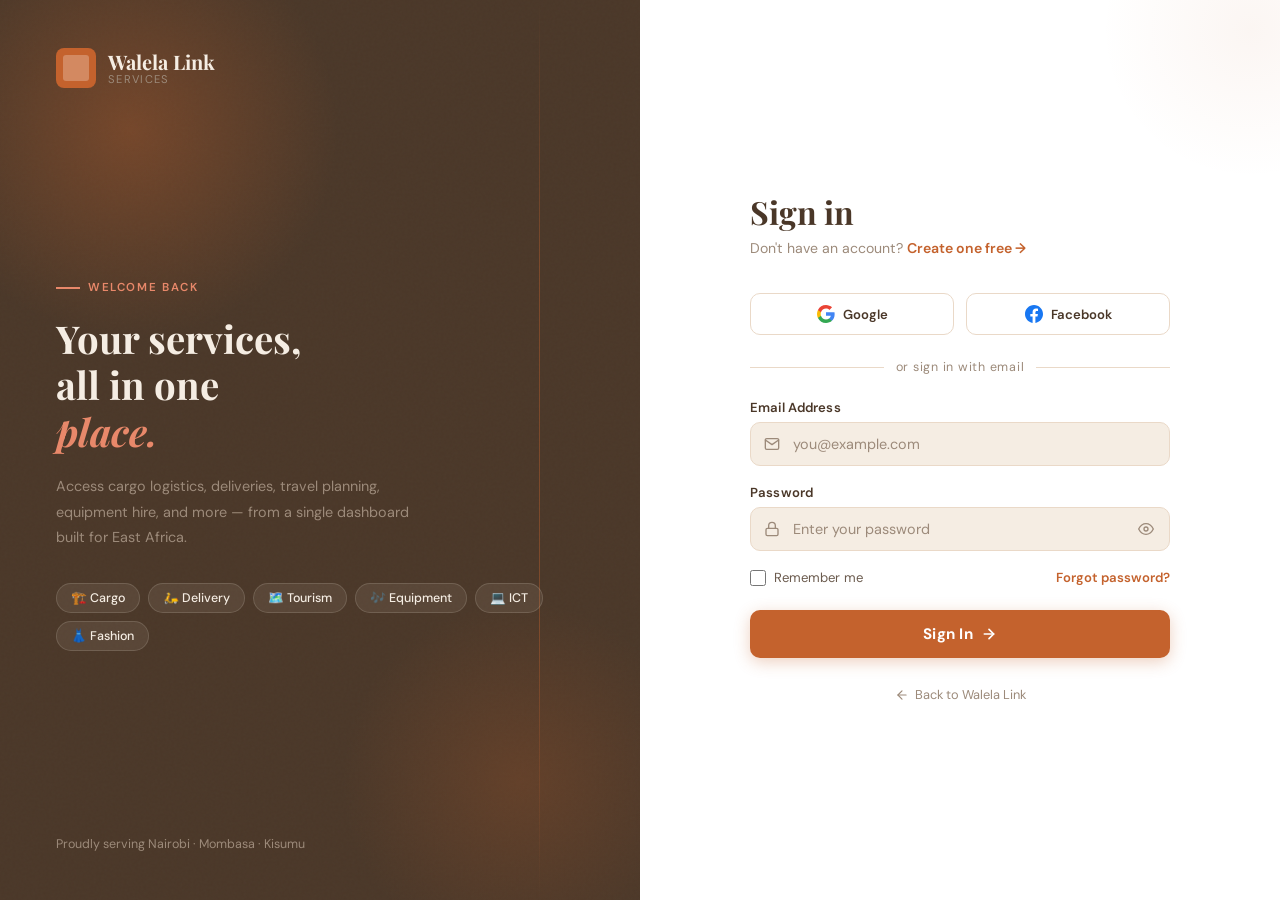
<file: src/login.html>
<!DOCTYPE html>
<html lang="en">
<head>
  <meta charset="UTF-8" />
  <meta name="viewport" content="width=device-width, initial-scale=1.0" />
  <meta name="description" content="Sign in to Walela Link Services — your all-in-one logistics and lifestyle platform." />
  <title>Sign In | Walela Link Services</title>
  <link rel="preconnect" href="https://fonts.googleapis.com">
  <link rel="preconnect" href="https://fonts.gstatic.com" crossorigin>
  <link href="https://fonts.googleapis.com/css2?family=Playfair+Display:wght@400;600;700&family=DM+Sans:wght@300;400;500;600&display=swap" rel="stylesheet">
  <link rel="icon" href="data:image/svg+xml,<svg xmlns='http://www.w3.org/2000/svg' viewBox='0 0 32 32'><rect width='32' height='32' rx='4' fill='%23C4622D'/><rect x='8' y='8' width='16' height='16' rx='2' fill='white'/></svg>" />

  <style>
    *, *::before, *::after { box-sizing: border-box; margin: 0; padding: 0; }

    :root {
      --terracotta: #C4622D;
      --terracotta-dark: #A3501E;
      --terracotta-light: #E8886A;
      --sand: #F5EDE3;
      --sand-dark: #EAD9C8;
      --earth: #4A3728;
      --earth-mid: #6B5B4E;
      --earth-light: #9C8A7A;
      --white: #FFFFFF;
      --olive: #6B7C4E;
      --font-display: 'Playfair Display', Georgia, serif;
      --font-body: 'DM Sans', sans-serif;
    }

    html, body {
      height: 100%;
      font-family: var(--font-body);
      background: var(--sand);
      color: var(--earth);
    }

    /* ── LAYOUT ── */
    .login-shell {
      min-height: 100vh;
      display: grid;
      grid-template-columns: 1fr 1fr;
    }

    /* ── LEFT PANEL ── */
    .panel-brand {
      position: relative;
      background: var(--earth);
      overflow: hidden;
      display: flex;
      flex-direction: column;
      justify-content: space-between;
      padding: 48px 56px;
      color: var(--sand);
    }

    /* Decorative background shapes */
    .panel-brand::before {
      content: '';
      position: absolute;
      top: -80px; left: -80px;
      width: 420px; height: 420px;
      border-radius: 50%;
      background: radial-gradient(circle, rgba(196,98,45,0.35) 0%, transparent 70%);
      pointer-events: none;
    }
    .panel-brand::after {
      content: '';
      position: absolute;
      bottom: -60px; right: -60px;
      width: 360px; height: 360px;
      border-radius: 50%;
      background: radial-gradient(circle, rgba(196,98,45,0.2) 0%, transparent 70%);
      pointer-events: none;
    }

    /* Grain overlay */
    .grain {
      position: absolute;
      inset: 0;
      background-image: url("data:image/svg+xml,%3Csvg viewBox='0 0 256 256' xmlns='http://www.w3.org/2000/svg'%3E%3Cfilter id='noise'%3E%3CfeTurbulence type='fractalNoise' baseFrequency='0.9' numOctaves='4' stitchTiles='stitch'/%3E%3C/filter%3E%3Crect width='100%25' height='100%25' filter='url(%23noise)' opacity='0.04'/%3E%3C/svg%3E");
      pointer-events: none;
      opacity: 0.6;
    }

    /* Diagonal stripe accent */
    .stripe-accent {
      position: absolute;
      top: 0; right: 100px;
      width: 1px; height: 100%;
      background: linear-gradient(to bottom, transparent, rgba(196,98,45,0.4) 30%, rgba(196,98,45,0.4) 70%, transparent);
      pointer-events: none;
    }

    .brand-top {
      position: relative;
      z-index: 2;
    }

    .brand-logo {
      display: flex;
      align-items: center;
      gap: 12px;
      text-decoration: none;
    }

    .logo-mark {
      width: 40px; height: 40px;
      background: var(--terracotta);
      border-radius: 8px;
      position: relative;
      flex-shrink: 0;
    }
    .logo-mark::after {
      content: '';
      position: absolute;
      inset: 7px;
      background: rgba(255,255,255,0.25);
      border-radius: 3px;
    }

    .logo-text {
      font-family: var(--font-display);
      font-size: 1.25rem;
      font-weight: 700;
      color: var(--sand);
      line-height: 1.1;
    }
    .logo-text small {
      display: block;
      font-family: var(--font-body);
      font-size: 0.7rem;
      font-weight: 400;
      letter-spacing: 0.12em;
      text-transform: uppercase;
      color: var(--earth-light);
    }

    .brand-middle {
      position: relative;
      z-index: 2;
    }

    .brand-eyebrow {
      display: inline-flex;
      align-items: center;
      gap: 8px;
      font-size: 0.72rem;
      font-weight: 600;
      letter-spacing: 0.14em;
      text-transform: uppercase;
      color: var(--terracotta-light);
      margin-bottom: 20px;
    }
    .brand-eyebrow::before {
      content: '';
      display: block;
      width: 24px; height: 1.5px;
      background: var(--terracotta-light);
    }

    .brand-headline {
      font-family: var(--font-display);
      font-size: clamp(2rem, 3vw, 2.8rem);
      font-weight: 700;
      color: var(--sand);
      line-height: 1.2;
      margin-bottom: 20px;
    }
    .brand-headline em {
      font-style: italic;
      color: var(--terracotta-light);
    }

    .brand-desc {
      font-size: 0.9rem;
      color: var(--earth-light);
      line-height: 1.8;
      max-width: 360px;
    }

    /* Service chips */
    .service-chips {
      display: flex;
      flex-wrap: wrap;
      gap: 8px;
      margin-top: 32px;
    }
    .chip {
      display: inline-flex;
      align-items: center;
      gap: 6px;
      padding: 6px 14px;
      border-radius: 999px;
      background: rgba(245,237,227,0.08);
      border: 1px solid rgba(245,237,227,0.15);
      font-size: 0.78rem;
      color: var(--sand);
      font-weight: 500;
    }

    .brand-bottom {
      position: relative;
      z-index: 2;
    }
    .brand-tagline {
      font-size: 0.78rem;
      color: var(--earth-light);
    }

    /* ── RIGHT PANEL ── */
    .panel-form {
      display: flex;
      flex-direction: column;
      justify-content: center;
      align-items: center;
      padding: 48px 40px;
      background: var(--white);
      position: relative;
      overflow: hidden;
    }

    /* Subtle corner decoration */
    .panel-form::before {
      content: '';
      position: absolute;
      top: -120px; right: -120px;
      width: 300px; height: 300px;
      border-radius: 50%;
      background: radial-gradient(circle, rgba(196,98,45,0.06) 0%, transparent 70%);
      pointer-events: none;
    }

    .form-card {
      width: 100%;
      max-width: 420px;
      position: relative;
      z-index: 1;
    }

    /* Mobile logo (hidden on desktop) */
    .mobile-logo {
      display: none;
      align-items: center;
      gap: 10px;
      text-decoration: none;
      margin-bottom: 32px;
    }

    .form-header {
      margin-bottom: 36px;
    }

    .form-header h1 {
      font-family: var(--font-display);
      font-size: 2rem;
      font-weight: 700;
      color: var(--earth);
      line-height: 1.2;
      margin-bottom: 8px;
    }
    .form-header p {
      font-size: 0.88rem;
      color: var(--earth-light);
    }
    .form-header p a {
      color: var(--terracotta);
      font-weight: 600;
      text-decoration: none;
    }
    .form-header p a:hover { text-decoration: underline; }

    /* Divider */
    .or-divider {
      display: flex;
      align-items: center;
      gap: 12px;
      margin: 24px 0;
      color: var(--earth-light);
      font-size: 0.78rem;
      letter-spacing: 0.06em;
    }
    .or-divider::before, .or-divider::after {
      content: '';
      flex: 1;
      height: 1px;
      background: var(--sand-dark);
    }

    /* Social login buttons */
    .social-login {
      display: grid;
      grid-template-columns: 1fr 1fr;
      gap: 12px;
      margin-bottom: 0;
    }
    .btn-social {
      display: flex;
      align-items: center;
      justify-content: center;
      gap: 8px;
      padding: 11px 16px;
      border: 1.5px solid var(--sand-dark);
      border-radius: 10px;
      background: var(--white);
      font-family: var(--font-body);
      font-size: 0.82rem;
      font-weight: 600;
      color: var(--earth);
      cursor: pointer;
      transition: border-color 0.2s, background 0.2s, box-shadow 0.2s;
    }
    .btn-social:hover {
      border-color: var(--terracotta);
      background: var(--sand);
      box-shadow: 0 2px 8px rgba(196,98,45,0.1);
    }
    .btn-social svg { flex-shrink: 0; }

    /* Form fields */
    .field-group {
      margin-bottom: 18px;
    }
    .field-group label {
      display: block;
      font-size: 0.82rem;
      font-weight: 600;
      color: var(--earth);
      margin-bottom: 6px;
      letter-spacing: 0.01em;
    }

    .input-wrap {
      position: relative;
    }

    .input-icon {
      position: absolute;
      left: 14px; top: 50%;
      transform: translateY(-50%);
      color: var(--earth-light);
      pointer-events: none;
      display: flex;
    }

    .field-group input {
      width: 100%;
      padding: 12px 14px 12px 42px;
      border: 1.5px solid var(--sand-dark);
      border-radius: 10px;
      background: var(--sand);
      font-family: var(--font-body);
      font-size: 0.9rem;
      color: var(--earth);
      transition: border-color 0.2s, box-shadow 0.2s, background 0.2s;
      outline: none;
    }
    .field-group input::placeholder { color: var(--earth-light); }
    .field-group input:focus {
      border-color: var(--terracotta);
      background: var(--white);
      box-shadow: 0 0 0 3px rgba(196,98,45,0.1);
    }
    .field-group input.error {
      border-color: #D94F4F;
      box-shadow: 0 0 0 3px rgba(217,79,79,0.1);
    }

    /* Password toggle */
    .pw-toggle {
      position: absolute;
      right: 14px; top: 50%;
      transform: translateY(-50%);
      background: none;
      border: none;
      cursor: pointer;
      color: var(--earth-light);
      padding: 2px;
      display: flex;
      align-items: center;
      transition: color 0.2s;
    }
    .pw-toggle:hover { color: var(--terracotta); }

    .field-error {
      font-size: 0.77rem;
      color: #D94F4F;
      margin-top: 5px;
      display: none;
    }
    .field-error.show { display: block; }

    /* Remember + forgot */
    .form-row {
      display: flex;
      align-items: center;
      justify-content: space-between;
      margin-bottom: 24px;
    }
    .remember-label {
      display: flex;
      align-items: center;
      gap: 8px;
      font-size: 0.82rem;
      color: var(--earth-mid);
      cursor: pointer;
      user-select: none;
    }
    .remember-label input[type="checkbox"] {
      width: 16px; height: 16px;
      accent-color: var(--terracotta);
      cursor: pointer;
    }
    .forgot-link {
      font-size: 0.82rem;
      font-weight: 600;
      color: var(--terracotta);
      text-decoration: none;
    }
    .forgot-link:hover { text-decoration: underline; }

    /* Submit button */
    .btn-submit {
      width: 100%;
      padding: 14px;
      background: var(--terracotta);
      color: var(--white);
      border: none;
      border-radius: 10px;
      font-family: var(--font-body);
      font-size: 0.95rem;
      font-weight: 700;
      letter-spacing: 0.02em;
      cursor: pointer;
      position: relative;
      overflow: hidden;
      transition: background 0.25s, transform 0.15s, box-shadow 0.25s;
      box-shadow: 0 4px 16px rgba(196,98,45,0.3);
    }
    .btn-submit:hover {
      background: var(--terracotta-dark);
      box-shadow: 0 6px 20px rgba(196,98,45,0.4);
      transform: translateY(-1px);
    }
    .btn-submit:active { transform: translateY(0); }
    .btn-submit:disabled { opacity: 0.65; cursor: not-allowed; transform: none; }

    /* Ripple */
    .btn-submit .ripple {
      position: absolute;
      border-radius: 50%;
      background: rgba(255,255,255,0.3);
      transform: scale(0);
      animation: ripple-anim 0.55s linear;
      pointer-events: none;
    }
    @keyframes ripple-anim {
      to { transform: scale(4); opacity: 0; }
    }

    .btn-inner {
      display: flex;
      align-items: center;
      justify-content: center;
      gap: 8px;
    }

    /* Loading spinner */
    .spinner {
      width: 18px; height: 18px;
      border: 2px solid rgba(255,255,255,0.3);
      border-top-color: #fff;
      border-radius: 50%;
      animation: spin 0.7s linear infinite;
      display: none;
    }
    @keyframes spin { to { transform: rotate(360deg); } }

    /* Toast */
    .toast {
      position: fixed;
      bottom: 32px; left: 50%;
      transform: translateX(-50%) translateY(80px);
      background: var(--earth);
      color: var(--sand);
      padding: 12px 24px;
      border-radius: 10px;
      font-size: 0.88rem;
      font-weight: 500;
      box-shadow: 0 8px 32px rgba(0,0,0,0.18);
      z-index: 9999;
      opacity: 0;
      transition: opacity 0.3s, transform 0.3s;
      white-space: nowrap;
      pointer-events: none;
    }
    .toast.show {
      opacity: 1;
      transform: translateX(-50%) translateY(0);
    }
    .toast.error { background: #C0392B; }
    .toast.success { background: var(--olive); }

    /* Animations */
    .fade-up {
      opacity: 0;
      transform: translateY(20px);
      animation: fadeUp 0.55s ease forwards;
    }
    @keyframes fadeUp {
      to { opacity: 1; transform: translateY(0); }
    }
    .delay-1 { animation-delay: 0.1s; }
    .delay-2 { animation-delay: 0.2s; }
    .delay-3 { animation-delay: 0.3s; }
    .delay-4 { animation-delay: 0.4s; }
    .delay-5 { animation-delay: 0.5s; }

    /* Back to site link */
    .back-link {
      display: inline-flex;
      align-items: center;
      gap: 6px;
      font-size: 0.8rem;
      color: var(--earth-light);
      text-decoration: none;
      margin-top: 28px;
      transition: color 0.2s;
    }
    .back-link:hover { color: var(--terracotta); }
    .back-link svg { transition: transform 0.2s; }
    .back-link:hover svg { transform: translateX(-3px); }

    /* ── RESPONSIVE ── */
    @media (max-width: 900px) {
      .login-shell { grid-template-columns: 1fr; }
      .panel-brand { display: none; }
      .panel-form {
        min-height: 100vh;
        padding: 40px 24px;
        background: var(--sand);
      }
      .mobile-logo { display: flex; }
      .form-card {
        background: var(--white);
        border-radius: 20px;
        padding: 36px 28px;
        box-shadow: 0 8px 40px rgba(74,55,40,0.1);
        max-width: 460px;
      }
    }
    @media (max-width: 420px) {
      .social-login { grid-template-columns: 1fr; }
      .form-card { padding: 28px 20px; }
    }
  </style>
</head>
<body>

<div class="toast" id="toast"></div>

<main class="login-shell">

  <!-- ── LEFT: BRAND PANEL ── -->
  <div class="panel-brand">
    <div class="grain"></div>
    <div class="stripe-accent"></div>

    <div class="brand-top fade-up">
      <a href="index.html" class="brand-logo">
        <div class="logo-mark"></div>
        <div class="logo-text">Walela Link <small>Services</small></div>
      </a>
    </div>

    <div class="brand-middle fade-up delay-2">
      <div class="brand-eyebrow">Welcome back</div>
      <h2 class="brand-headline">
        Your services,<br>
        all in one<br>
        <em>place.</em>
      </h2>
      <p class="brand-desc">
        Access cargo logistics, deliveries, travel planning, equipment hire, and more — from a single dashboard built for East Africa.
      </p>
      <div class="service-chips">
        <span class="chip">🏗️ Cargo</span>
        <span class="chip">🛵 Delivery</span>
        <span class="chip">🗺️ Tourism</span>
        <span class="chip">🎶 Equipment</span>
        <span class="chip">💻 ICT</span>
        <span class="chip">👗 Fashion</span>
      </div>
    </div>

    <div class="brand-bottom fade-up delay-4">
      <p class="brand-tagline">Proudly serving Nairobi · Mombasa · Kisumu</p>
    </div>
  </div>

  <!-- ── RIGHT: FORM PANEL ── -->
  <div class="panel-form">
    <div class="form-card">

      <!-- Mobile logo -->
      <a href="index.html" class="mobile-logo fade-up">
        <div class="logo-mark" style="background:var(--terracotta);width:36px;height:36px;border-radius:7px;position:relative;flex-shrink:0;"></div>
        <div class="logo-text" style="color:var(--earth);">Walela Link <small style="color:var(--earth-light);">Services</small></div>
      </a>

      <div class="form-header fade-up delay-1">
        <h1>Sign in</h1>
        <p>Don't have an account? <a href="signup.html">Create one free →</a></p>
      </div>

      <!-- Social login -->
      <div class="social-login fade-up delay-2">
        <button class="btn-social" type="button" onclick="socialLogin('Google')">
          <svg width="18" height="18" viewBox="0 0 18 18" fill="none">
            <path d="M17.64 9.2c0-.637-.057-1.251-.164-1.84H9v3.481h4.844c-.209 1.125-.843 2.078-1.796 2.716v2.259h2.908c1.702-1.567 2.684-3.875 2.684-6.615z" fill="#4285F4"/>
            <path d="M9 18c2.43 0 4.467-.806 5.956-2.18l-2.908-2.259c-.806.54-1.837.86-3.048.86-2.344 0-4.328-1.584-5.036-3.711H.957v2.332A8.997 8.997 0 009 18z" fill="#34A853"/>
            <path d="M3.964 10.71A5.41 5.41 0 013.682 9c0-.593.102-1.17.282-1.71V4.958H.957A8.996 8.996 0 000 9c0 1.452.348 2.827.957 4.042l3.007-2.332z" fill="#FBBC05"/>
            <path d="M9 3.58c1.321 0 2.508.454 3.44 1.345l2.582-2.58C13.463.891 11.426 0 9 0A8.997 8.997 0 00.957 4.958L3.964 7.29C4.672 5.163 6.656 3.58 9 3.58z" fill="#EA4335"/>
          </svg>
          Google
        </button>
        <button class="btn-social" type="button" onclick="socialLogin('Facebook')">
          <svg width="18" height="18" viewBox="0 0 18 18" fill="none">
            <path d="M18 9c0-4.971-4.029-9-9-9S0 4.029 0 9c0 4.493 3.292 8.217 7.594 8.898V11.61H5.31V9h2.284V7.013c0-2.255 1.343-3.503 3.402-3.503.985 0 2.016.176 2.016.176v2.215h-1.136c-1.118 0-1.468.694-1.468 1.405V9h2.496l-.399 2.61h-2.097v6.288C14.708 17.217 18 13.493 18 9z" fill="#1877F2"/>
          </svg>
          Facebook
        </button>
      </div>

      <div class="or-divider fade-up delay-2">or sign in with email</div>

      <!-- Login form -->
      <form id="loginForm" novalidate class="fade-up delay-3">

        <!-- Email -->
        <div class="field-group">
          <label for="email">Email Address</label>
          <div class="input-wrap">
            <span class="input-icon">
              <svg width="16" height="16" viewBox="0 0 24 24" fill="none" stroke="currentColor" stroke-width="2" stroke-linecap="round" stroke-linejoin="round"><path d="M4 4h16c1.1 0 2 .9 2 2v12c0 1.1-.9 2-2 2H4c-1.1 0-2-.9-2-2V6c0-1.1.9-2 2-2z"/><polyline points="22,6 12,13 2,6"/></svg>
            </span>
            <input
              type="email"
              id="email"
              name="email"
              placeholder="you@example.com"
              autocomplete="email"
              inputmode="email"
              required
            />
          </div>
          <div class="field-error" id="emailError">Please enter a valid email address.</div>
        </div>

        <!-- Password -->
        <div class="field-group">
          <label for="password">Password</label>
          <div class="input-wrap">
            <span class="input-icon">
              <svg width="16" height="16" viewBox="0 0 24 24" fill="none" stroke="currentColor" stroke-width="2" stroke-linecap="round" stroke-linejoin="round"><rect x="3" y="11" width="18" height="11" rx="2" ry="2"/><path d="M7 11V7a5 5 0 0110 0v4"/></svg>
            </span>
            <input
              type="password"
              id="password"
              name="password"
              placeholder="Enter your password"
              autocomplete="current-password"
              required
            />
            <button type="button" class="pw-toggle" id="pwToggle" aria-label="Toggle password visibility" onclick="togglePassword()">
              <svg id="eyeIcon" width="16" height="16" viewBox="0 0 24 24" fill="none" stroke="currentColor" stroke-width="2" stroke-linecap="round" stroke-linejoin="round"><path d="M1 12s4-8 11-8 11 8 11 8-4 8-11 8-11-8-11-8z"/><circle cx="12" cy="12" r="3"/></svg>
            </button>
          </div>
          <div class="field-error" id="passwordError">Password must be at least 6 characters.</div>
        </div>

        <!-- Remember / Forgot -->
        <div class="form-row">
          <label class="remember-label">
            <input type="checkbox" id="remember" name="remember" />
            Remember me
          </label>
          <a href="forgot-password.html" class="forgot-link">Forgot password?</a>
        </div>

        <!-- Submit -->
        <button type="submit" class="btn-submit" id="submitBtn">
          <span class="btn-inner" id="btnContent">
            Sign In
            <svg width="16" height="16" viewBox="0 0 24 24" fill="none" stroke="currentColor" stroke-width="2.5" stroke-linecap="round" stroke-linejoin="round"><line x1="5" y1="12" x2="19" y2="12"/><polyline points="12 5 19 12 12 19"/></svg>
          </span>
          <div class="spinner" id="spinner"></div>
        </button>

      </form>

      <div class="fade-up delay-4" style="text-align:center;">
        <a href="index.html" class="back-link">
          <svg width="14" height="14" viewBox="0 0 24 24" fill="none" stroke="currentColor" stroke-width="2" stroke-linecap="round" stroke-linejoin="round"><line x1="19" y1="12" x2="5" y2="12"/><polyline points="12 19 5 12 12 5"/></svg>
          Back to Walela Link
        </a>
      </div>

    </div>
  </div>

</main>

<script>
  // ── Toast helper ──
  function showToast(msg, type = '') {
    const t = document.getElementById('toast');
    t.textContent = msg;
    t.className = 'toast' + (type ? ' ' + type : '');
    t.classList.add('show');
    setTimeout(() => t.classList.remove('show'), 3800);
  }

  // ── Password toggle ──
  function togglePassword() {
    const input = document.getElementById('password');
    const icon = document.getElementById('eyeIcon');
    const show = input.type === 'password';
    input.type = show ? 'text' : 'password';
    icon.innerHTML = show
      ? '<path d="M17.94 17.94A10.07 10.07 0 0112 20c-7 0-11-8-11-8a18.45 18.45 0 015.06-5.94M9.9 4.24A9.12 9.12 0 0112 4c7 0 11 8 11 8a18.5 18.5 0 01-2.16 3.19"/><line x1="1" y1="1" x2="23" y2="23"/>'
      : '<path d="M1 12s4-8 11-8 11 8 11 8-4 8-11 8-11-8-11-8z"/><circle cx="12" cy="12" r="3"/>';
  }

  // ── Validation ──
  function validateEmail(val) {
    return /^[^\s@]+@[^\s@]+\.[^\s@]+$/.test(val.trim());
  }

  function setFieldError(fieldId, errorId, show) {
    const input = document.getElementById(fieldId);
    const error = document.getElementById(errorId);
    if (show) {
      input.classList.add('error');
      error.classList.add('show');
    } else {
      input.classList.remove('error');
      error.classList.remove('show');
    }
  }

  // Clear error on input
  document.getElementById('email').addEventListener('input', function() {
    if (validateEmail(this.value)) setFieldError('email', 'emailError', false);
  });
  document.getElementById('password').addEventListener('input', function() {
    if (this.value.length >= 6) setFieldError('password', 'passwordError', false);
  });

  // ── Ripple effect ──
  document.getElementById('submitBtn').addEventListener('click', function(e) {
    if (this.disabled) return;
    const ripple = document.createElement('span');
    ripple.classList.add('ripple');
    const rect = this.getBoundingClientRect();
    const size = Math.max(rect.width, rect.height);
    ripple.style.cssText = `width:${size}px;height:${size}px;left:${e.clientX - rect.left - size/2}px;top:${e.clientY - rect.top - size/2}px`;
    this.appendChild(ripple);
    setTimeout(() => ripple.remove(), 600);
  });

  // ── Form submit ──
  document.getElementById('loginForm').addEventListener('submit', function(e) {
    e.preventDefault();

    const email = document.getElementById('email').value;
    const password = document.getElementById('password').value;
    let valid = true;

    if (!validateEmail(email)) {
      setFieldError('email', 'emailError', true);
      valid = false;
    }
    if (password.length < 6) {
      setFieldError('password', 'passwordError', true);
      valid = false;
    }
    if (!valid) return;

    // Show loading state
    const btn = document.getElementById('submitBtn');
    const btnContent = document.getElementById('btnContent');
    const spinner = document.getElementById('spinner');
    btn.disabled = true;
    btnContent.style.display = 'none';
    spinner.style.display = 'block';

    // Simulate auth — replace with real API call
    setTimeout(() => {
      spinner.style.display = 'none';
      btnContent.style.display = 'flex';
      btn.disabled = false;

      // Demo: show success (in production, redirect on success or show error)
      showToast('✓ Signed in successfully! Redirecting…', 'success');
      setTimeout(() => {
        // window.location.href = 'dashboard.html';
      }, 1800);
    }, 1600);
  });

  // ── Social login placeholder ──
  function socialLogin(provider) {
    showToast(`Connecting with ${provider}…`);
  }
</script>

</body>
</html>
</file>
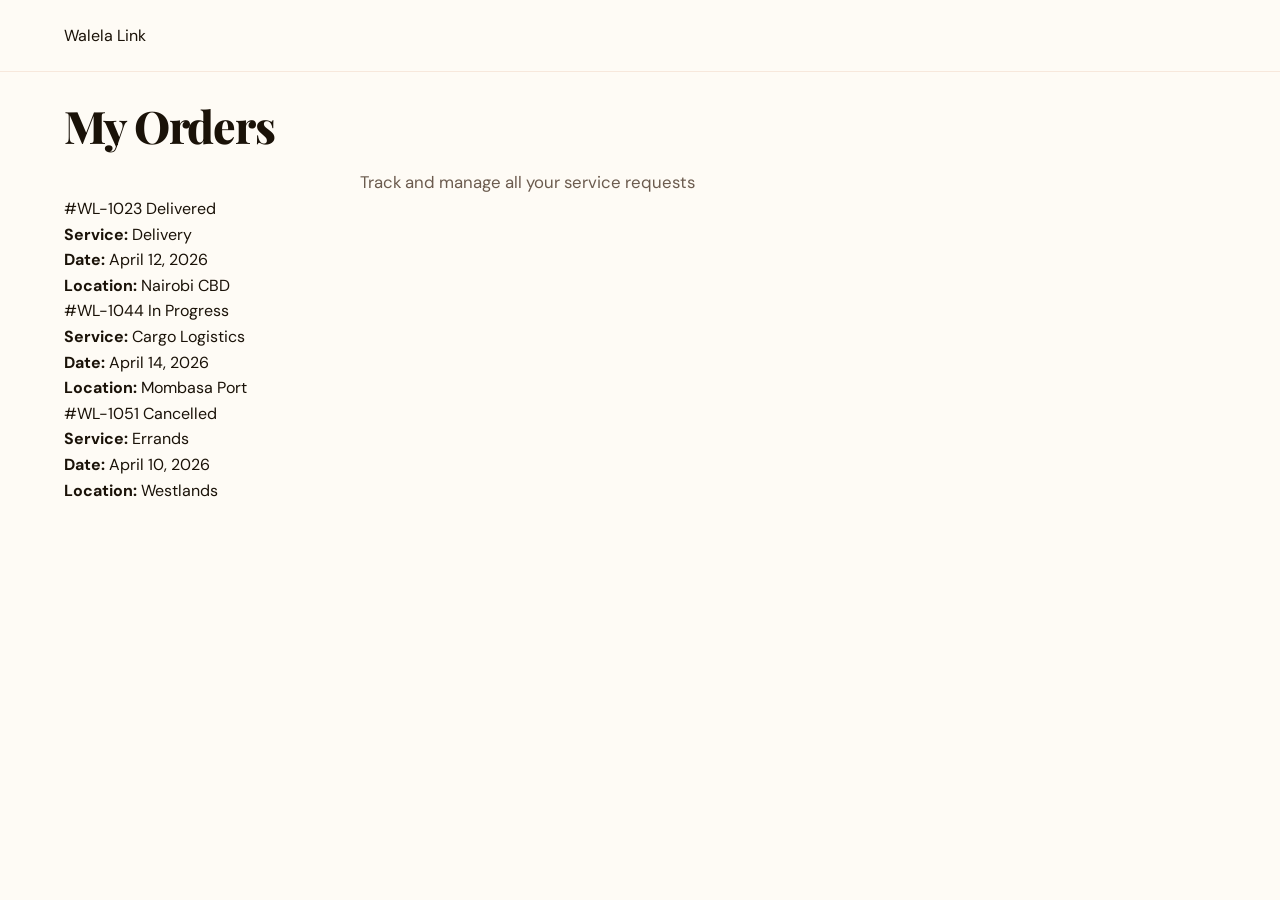
<file: src/orders.html>
<!-- ===================== ORDERS PAGE ===================== -->
<!DOCTYPE html>
<html lang="en">
<head>
  <meta charset="UTF-8" />
  <meta name="viewport" content="width=device-width, initial-scale=1.0" />
  <title>My Orders | Walela Link Services</title>
  <link rel="stylesheet" href="styles.css" />
</head>
<body>

<nav class="nav">
  <a href="index.html" class="nav-logo">Walela Link</a>
</nav>

<section class="section">
  <h1 class="section-title">My Orders</h1>
  <p class="section-subtitle">Track and manage all your service requests</p>

  <div class="orders-container">

    <!-- Order Card -->
    <div class="order-card">
      <div class="order-header">
        <span class="order-id">#WL-1023</span>
        <span class="order-status success">Delivered</span>
      </div>
      <div class="order-body">
        <p><strong>Service:</strong> Delivery</p>
        <p><strong>Date:</strong> April 12, 2026</p>
        <p><strong>Location:</strong> Nairobi CBD</p>
      </div>
    </div>

    <div class="order-card">
      <div class="order-header">
        <span class="order-id">#WL-1044</span>
        <span class="order-status pending">In Progress</span>
      </div>
      <div class="order-body">
        <p><strong>Service:</strong> Cargo Logistics</p>
        <p><strong>Date:</strong> April 14, 2026</p>
        <p><strong>Location:</strong> Mombasa Port</p>
      </div>
    </div>

    <div class="order-card">
      <div class="order-header">
        <span class="order-id">#WL-1051</span>
        <span class="order-status cancelled">Cancelled</span>
      </div>
      <div class="order-body">
        <p><strong>Service:</strong> Errands</p>
        <p><strong>Date:</strong> April 10, 2026</p>
        <p><strong>Location:</strong> Westlands</p>
      </div>
    </div>

  </div>
</section>

</body>
</html>
</file>
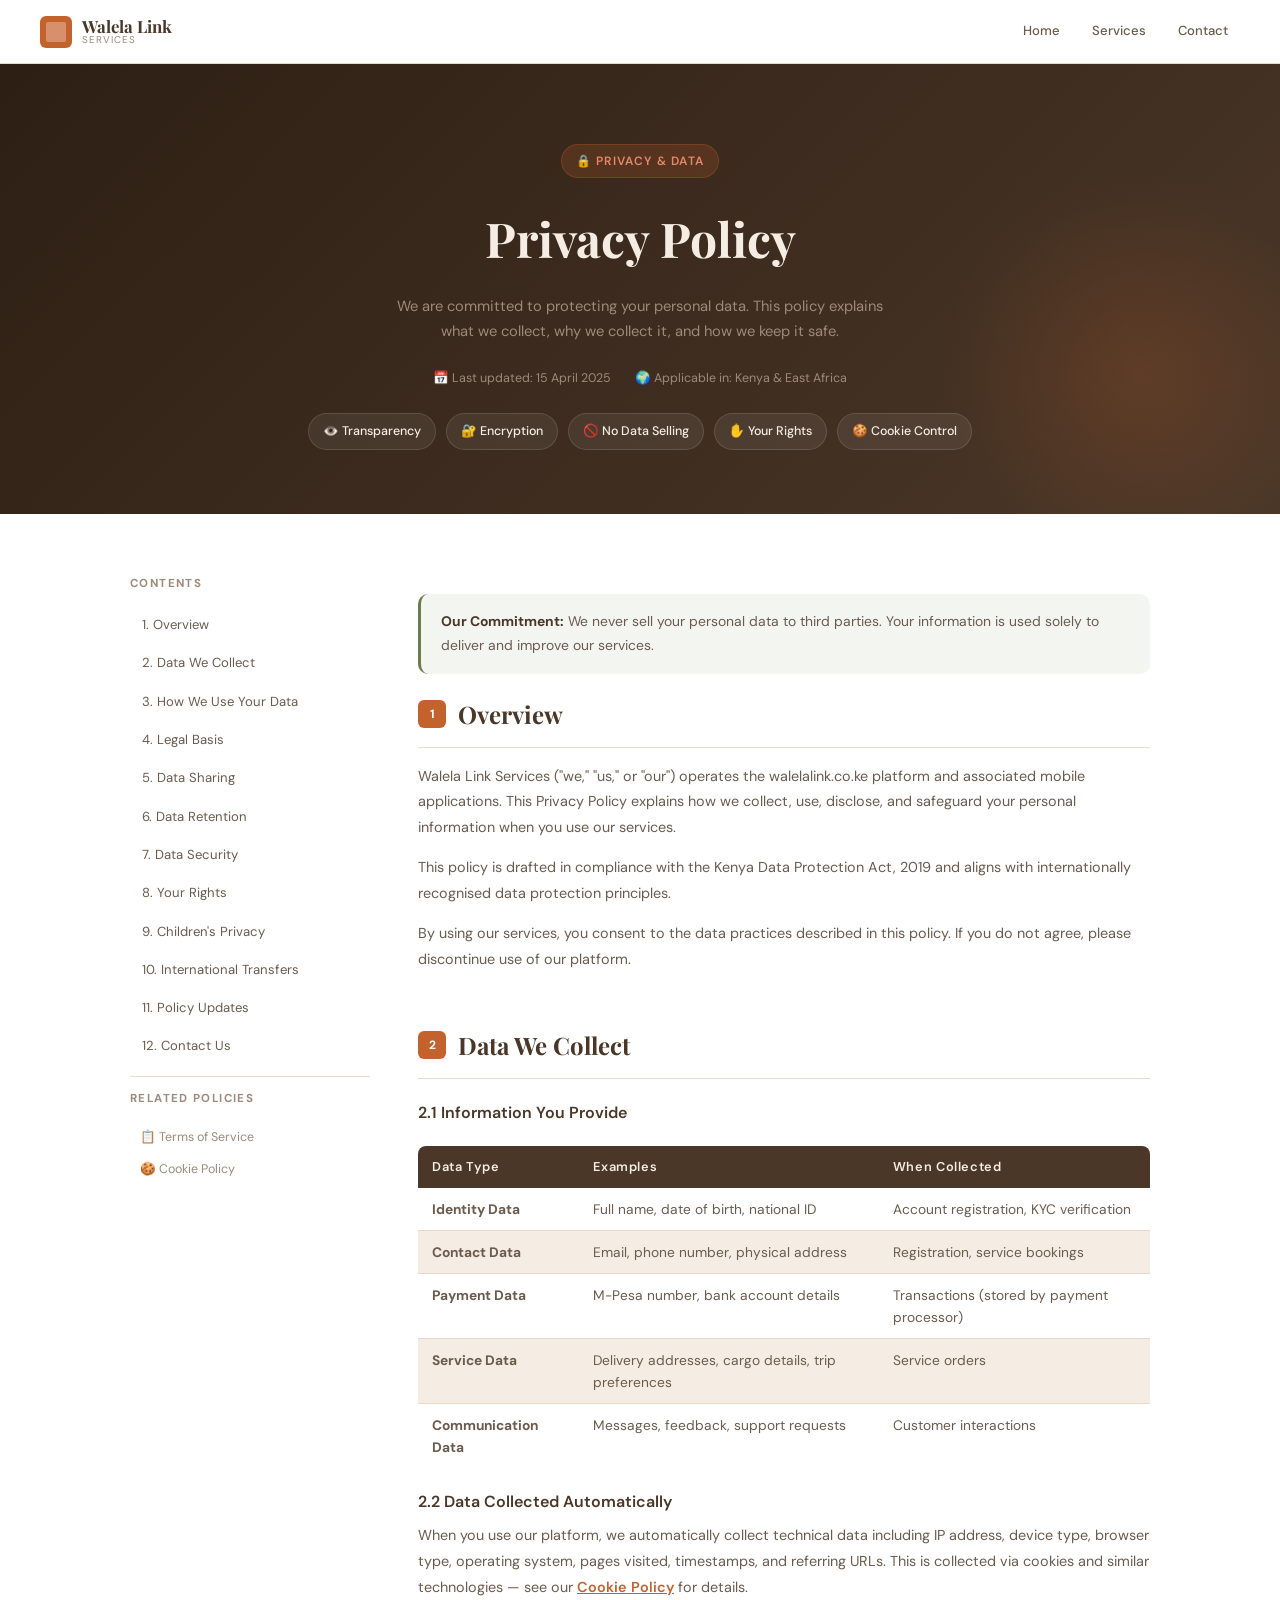
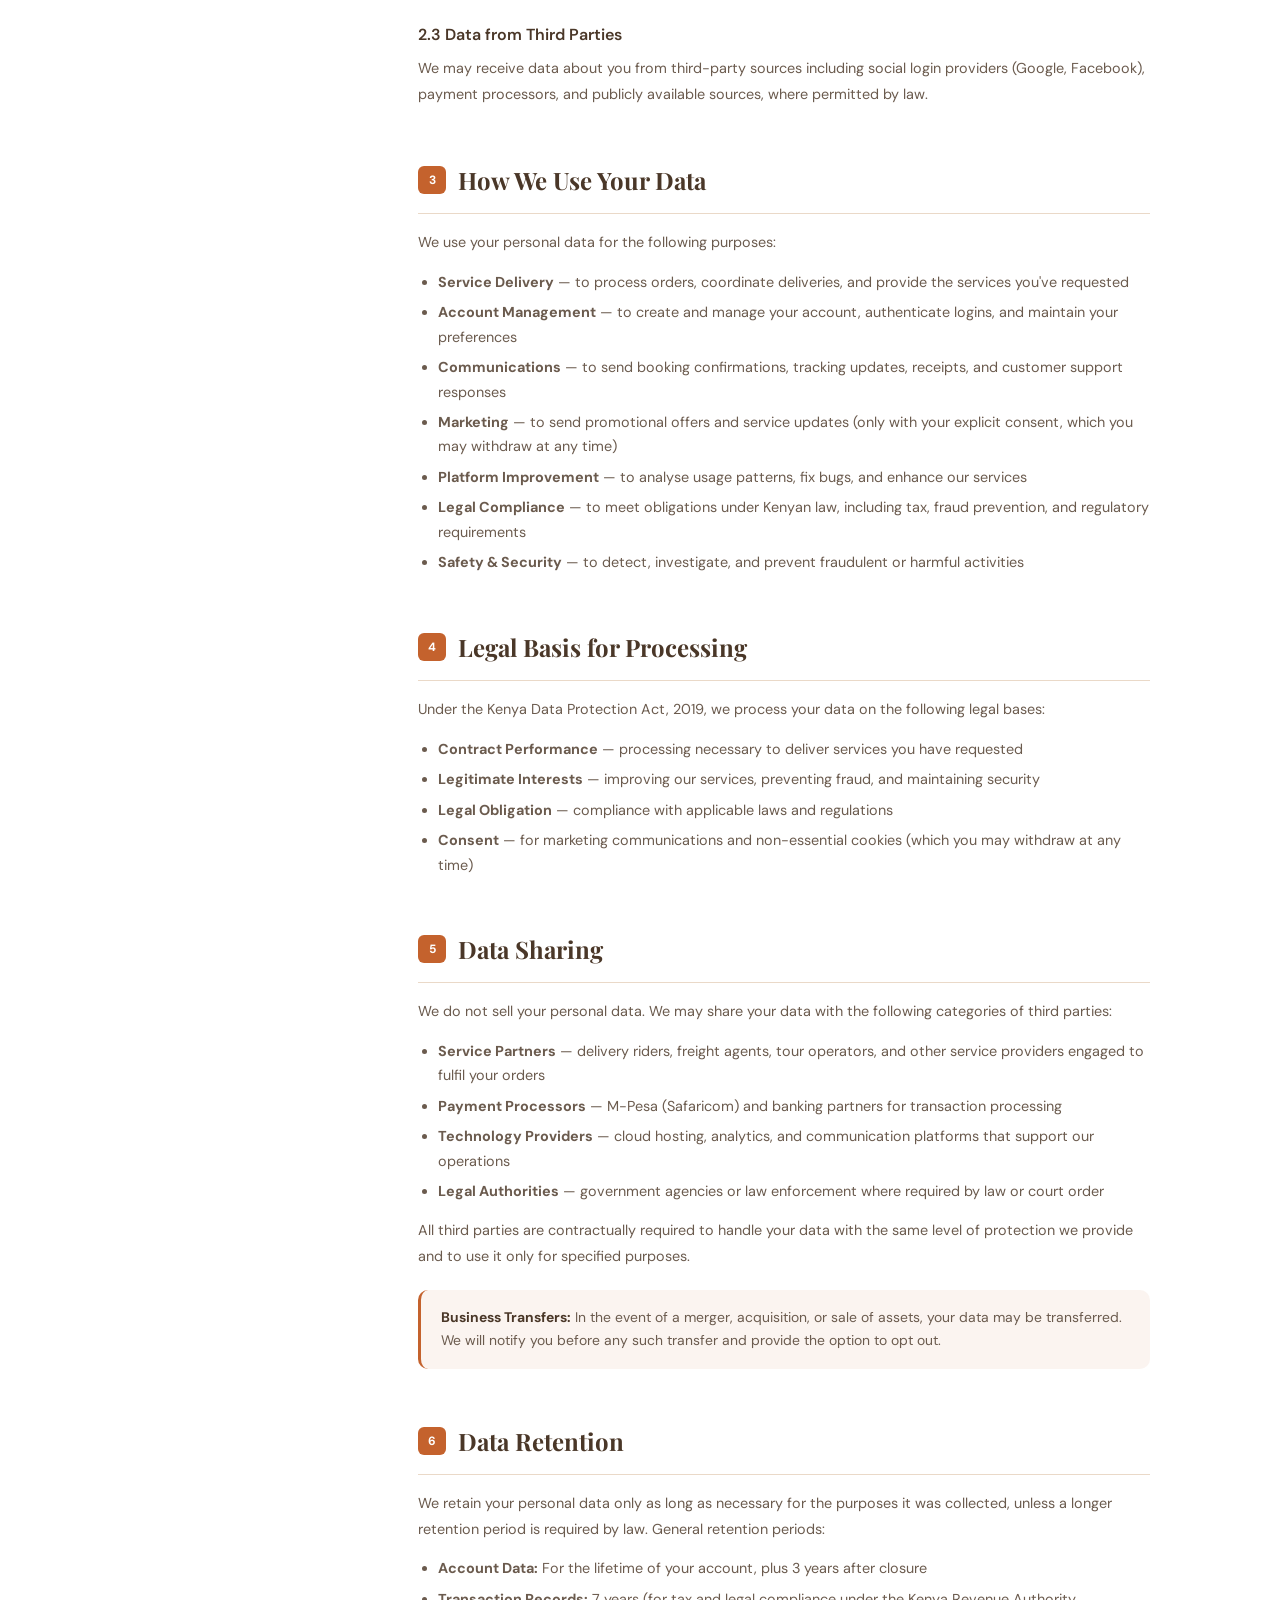
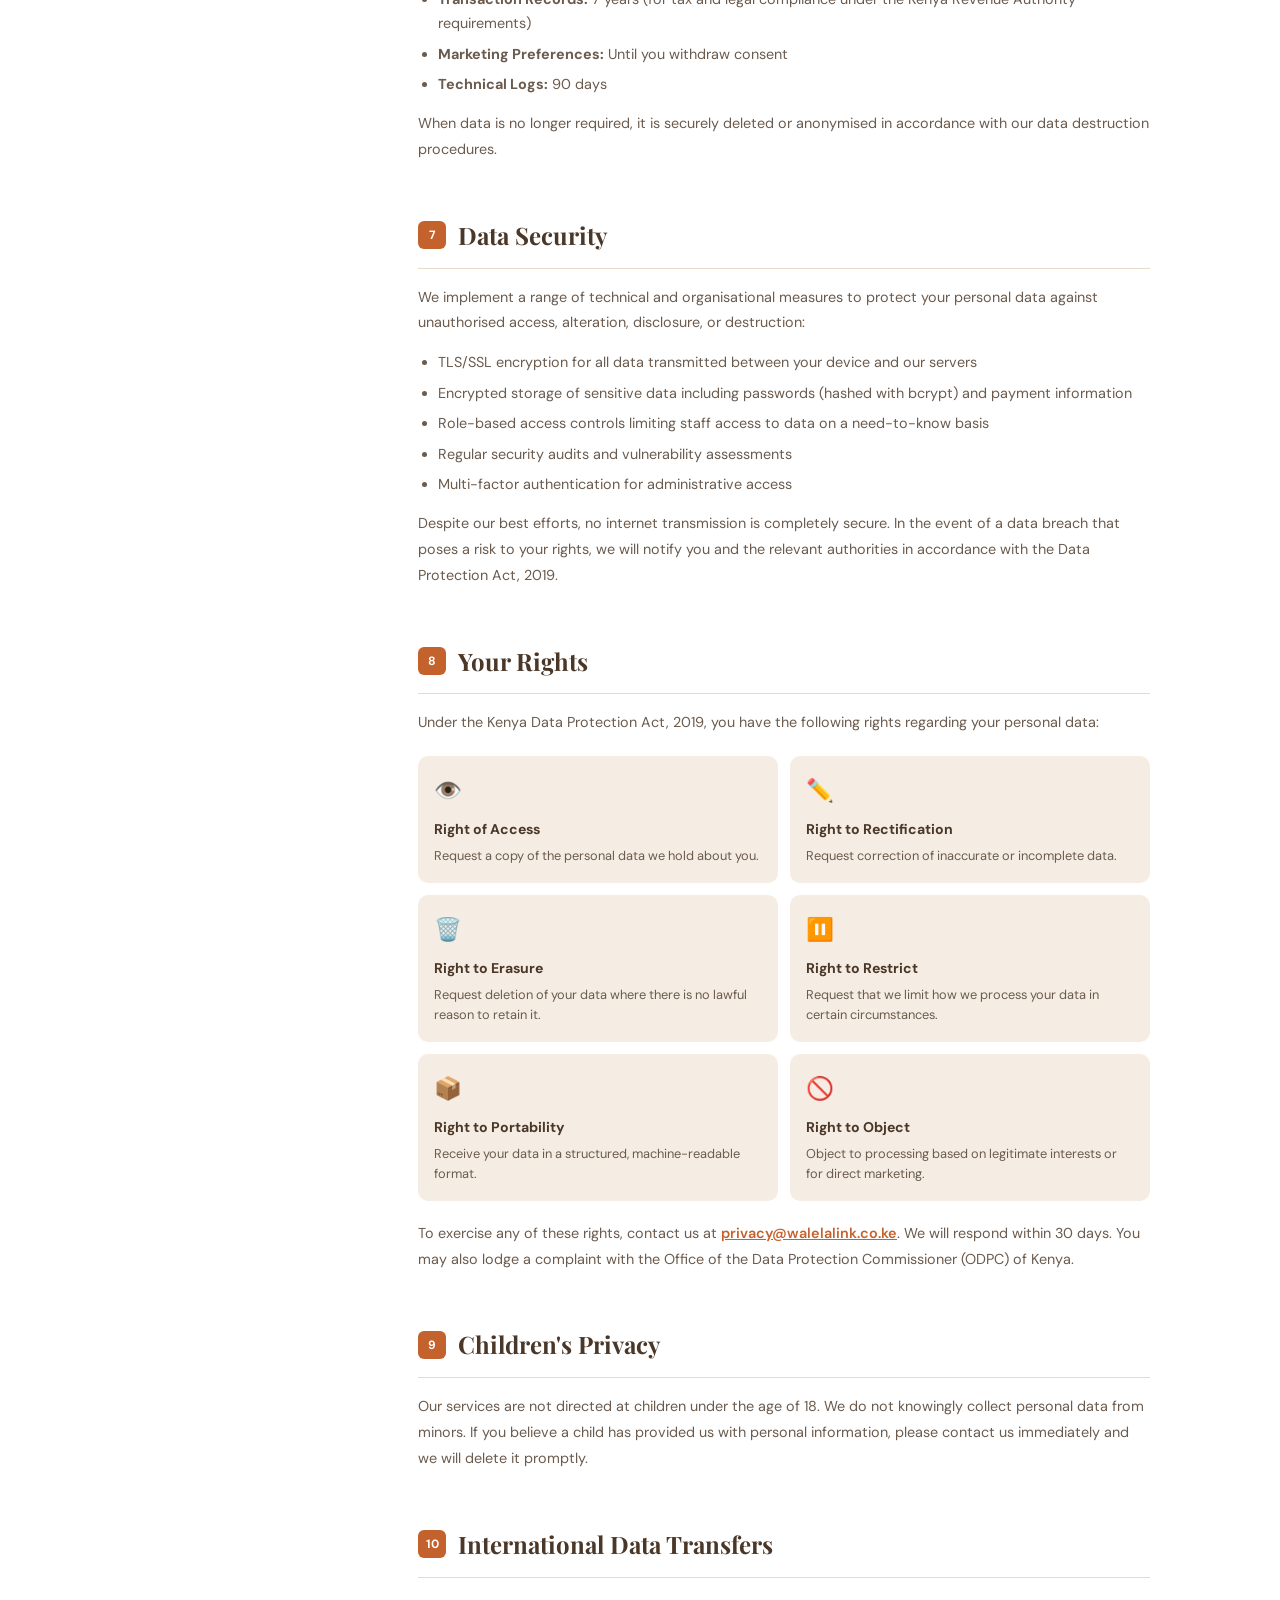
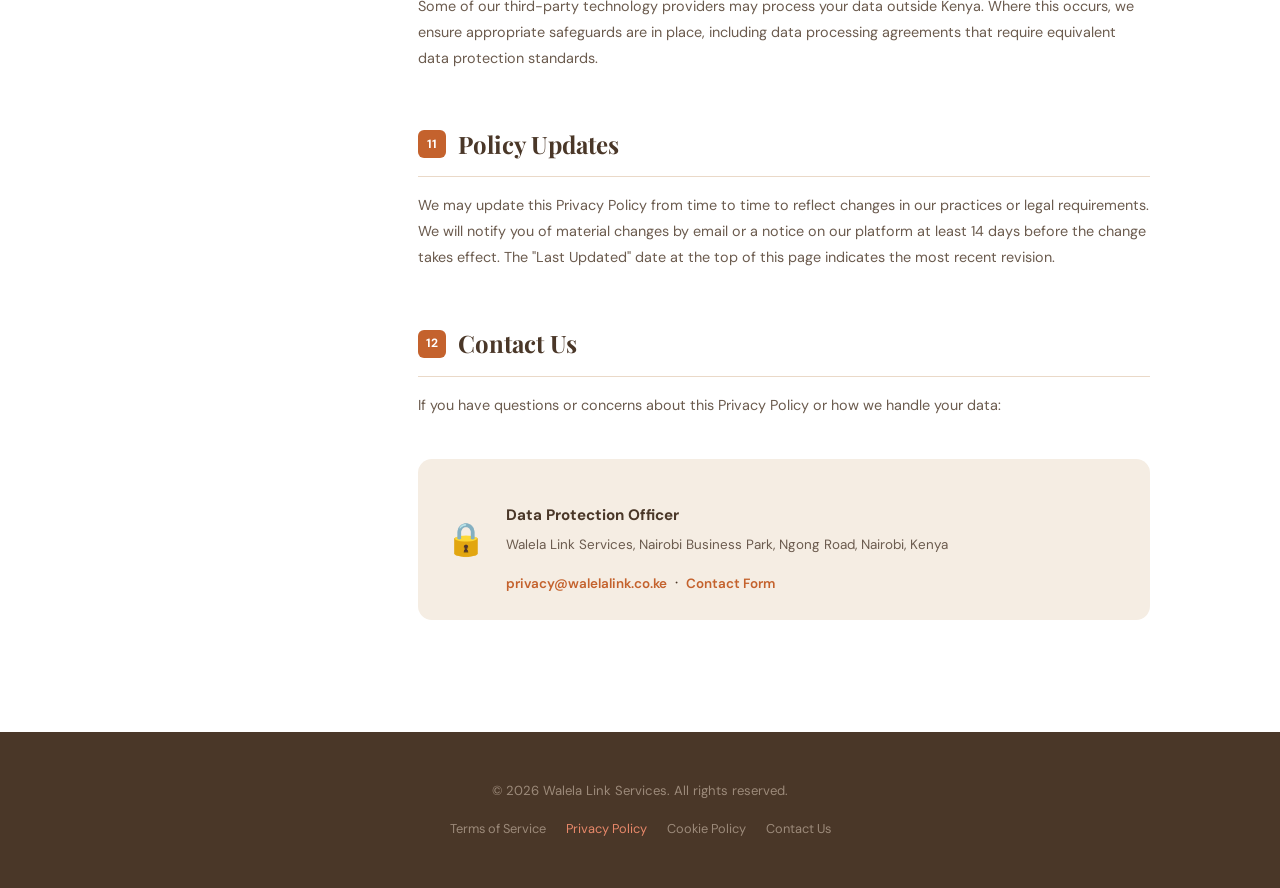
<file: src/privacy.html>
<!DOCTYPE html>
<html lang="en">
<head>
  <meta charset="UTF-8" />
  <meta name="viewport" content="width=device-width, initial-scale=1.0" />
  <meta name="description" content="Walela Link Services Privacy Policy — how we collect, use, and protect your personal data." />
  <title>Privacy Policy | Walela Link Services</title>
  <link rel="preconnect" href="https://fonts.googleapis.com">
  <link rel="preconnect" href="https://fonts.gstatic.com" crossorigin>
  <link href="https://fonts.googleapis.com/css2?family=Playfair+Display:wght@400;600;700&family=DM+Sans:wght@300;400;500;600&display=swap" rel="stylesheet">
  <link rel="icon" href="data:image/svg+xml,<svg xmlns='http://www.w3.org/2000/svg' viewBox='0 0 32 32'><rect width='32' height='32' rx='4' fill='%23C4622D'/><rect x='8' y='8' width='16' height='16' rx='2' fill='white'/></svg>" />
  <style>
    *, *::before, *::after { box-sizing: border-box; margin: 0; padding: 0; }
    :root {
      --terracotta: #C4622D; --terracotta-dark: #A3501E; --terracotta-light: #E8886A;
      --sand: #F5EDE3; --sand-dark: #EAD9C8; --earth: #4A3728; --earth-mid: #6B5B4E;
      --earth-light: #9C8A7A; --white: #FFFFFF; --olive: #6B7C4E;
      --font-display: 'Playfair Display', Georgia, serif; --font-body: 'DM Sans', sans-serif;
    }
    html { scroll-behavior: smooth; }
    body { font-family: var(--font-body); background: var(--white); color: var(--earth); line-height: 1.7; }

    .nav {
      position: sticky; top: 0; z-index: 100;
      background: rgba(255,255,255,0.95); backdrop-filter: blur(12px);
      border-bottom: 1px solid var(--sand-dark);
      padding: 0 40px; height: 64px;
      display: flex; align-items: center; justify-content: space-between;
    }
    .nav-logo { display: flex; align-items: center; gap: 10px; text-decoration: none; }
    .logo-mark { width: 32px; height: 32px; background: var(--terracotta); border-radius: 6px; position: relative; flex-shrink: 0; }
    .logo-mark::after { content: ''; position: absolute; inset: 6px; background: rgba(255,255,255,0.3); border-radius: 2px; }
    .logo-text { font-family: var(--font-display); font-size: 1.05rem; font-weight: 700; color: var(--earth); line-height: 1.1; }
    .logo-text small { display: block; font-family: var(--font-body); font-size: 0.62rem; font-weight: 400; letter-spacing: 0.1em; text-transform: uppercase; color: var(--earth-light); }
    .nav-links { display: flex; gap: 8px; }
    .nav-links a { font-size: 0.82rem; font-weight: 500; color: var(--earth-mid); text-decoration: none; padding: 6px 12px; border-radius: 6px; transition: color 0.2s, background 0.2s; }
    .nav-links a:hover { color: var(--terracotta); background: var(--sand); }

    .doc-hero {
      background: linear-gradient(135deg, #2E1F14 0%, var(--earth) 100%);
      padding: 80px 40px 64px; text-align: center; position: relative; overflow: hidden;
    }
    .doc-hero::before {
      content: ''; position: absolute; bottom: -60px; right: -60px;
      width: 400px; height: 400px; border-radius: 50%;
      background: radial-gradient(circle, rgba(196,98,45,0.2) 0%, transparent 70%); pointer-events: none;
    }
    .doc-hero-inner { position: relative; z-index: 1; max-width: 680px; margin: 0 auto; }
    .doc-badge { display: inline-flex; align-items: center; gap: 8px; background: rgba(196,98,45,0.2); border: 1px solid rgba(196,98,45,0.3); color: var(--terracotta-light); font-size: 0.75rem; font-weight: 600; letter-spacing: 0.1em; text-transform: uppercase; padding: 6px 14px; border-radius: 999px; margin-bottom: 20px; }
    .doc-hero h1 { font-family: var(--font-display); font-size: clamp(2rem, 4vw, 3rem); font-weight: 700; color: var(--sand); margin-bottom: 14px; }
    .doc-hero p { font-size: 0.92rem; color: var(--earth-light); max-width: 520px; margin: 0 auto 24px; }
    .doc-meta { display: flex; justify-content: center; gap: 24px; font-size: 0.78rem; color: var(--earth-light); flex-wrap: wrap; }

    /* Rights chips */
    .rights-row { display: flex; flex-wrap: wrap; justify-content: center; gap: 10px; margin-top: 24px; }
    .right-chip { display: flex; align-items: center; gap: 6px; background: rgba(255,255,255,0.07); border: 1px solid rgba(255,255,255,0.12); color: var(--sand); font-size: 0.78rem; font-weight: 500; padding: 7px 14px; border-radius: 999px; }

    .doc-layout { max-width: 1100px; margin: 0 auto; display: grid; grid-template-columns: 240px 1fr; gap: 48px; padding: 60px 40px; }

    .toc { position: sticky; top: 84px; align-self: start; }
    .toc-title { font-size: 0.72rem; font-weight: 700; letter-spacing: 0.12em; text-transform: uppercase; color: var(--earth-light); margin-bottom: 14px; }
    .toc-list { list-style: none; }
    .toc-list li { margin-bottom: 4px; }
    .toc-list a { display: block; font-size: 0.82rem; color: var(--earth-mid); text-decoration: none; padding: 6px 10px; border-radius: 6px; border-left: 2px solid transparent; transition: all 0.2s; }
    .toc-list a:hover, .toc-list a.active { color: var(--terracotta); border-left-color: var(--terracotta); background: rgba(196,98,45,0.06); }
    .toc-divider { height: 1px; background: var(--sand-dark); margin: 12px 0; }
    .toc-policy-links a { display: flex; align-items: center; gap: 6px; font-size: 0.78rem; color: var(--earth-light); text-decoration: none; padding: 5px 10px; border-radius: 6px; transition: color 0.2s; }
    .toc-policy-links a:hover { color: var(--terracotta); }

    .doc-content { min-width: 0; }
    .doc-section { margin-bottom: 52px; scroll-margin-top: 90px; }
    .doc-section h2 { font-family: var(--font-display); font-size: 1.5rem; font-weight: 700; color: var(--earth); margin-bottom: 16px; padding-bottom: 12px; border-bottom: 1.5px solid var(--sand-dark); display: flex; align-items: center; gap: 12px; }
    .doc-section h2 .sec-num { display: inline-flex; align-items: center; justify-content: center; width: 28px; height: 28px; border-radius: 6px; background: var(--terracotta); color: white; font-family: var(--font-body); font-size: 0.75rem; font-weight: 700; flex-shrink: 0; }
    .doc-section h3 { font-size: 1rem; font-weight: 600; color: var(--earth); margin: 20px 0 8px; }
    .doc-section p { font-size: 0.9rem; color: var(--earth-mid); margin-bottom: 14px; line-height: 1.8; }
    .doc-section ul, .doc-section ol { padding-left: 20px; margin-bottom: 14px; }
    .doc-section li { font-size: 0.9rem; color: var(--earth-mid); margin-bottom: 6px; line-height: 1.7; }

    .info-box { padding: 16px 20px; border-radius: 10px; margin: 20px 0; font-size: 0.87rem; line-height: 1.7; }
    .info-box.note { background: rgba(196,98,45,0.07); border-left: 3px solid var(--terracotta); color: var(--earth-mid); }
    .info-box.tip { background: rgba(107,124,78,0.08); border-left: 3px solid var(--olive); color: var(--earth-mid); }
    .info-box strong { color: var(--earth); }

    /* Data table */
    .data-table { width: 100%; border-collapse: collapse; font-size: 0.86rem; margin: 20px 0; }
    .data-table th { background: var(--earth); color: var(--sand); padding: 10px 14px; text-align: left; font-weight: 600; font-size: 0.8rem; letter-spacing: 0.05em; }
    .data-table th:first-child { border-radius: 8px 0 0 0; }
    .data-table th:last-child { border-radius: 0 8px 0 0; }
    .data-table td { padding: 10px 14px; border-bottom: 1px solid var(--sand-dark); color: var(--earth-mid); vertical-align: top; line-height: 1.6; }
    .data-table tr:last-child td { border-bottom: none; }
    .data-table tr:nth-child(even) td { background: var(--sand); }

    /* Rights grid */
    .rights-grid { display: grid; grid-template-columns: 1fr 1fr; gap: 12px; margin: 20px 0; }
    .right-card { background: var(--sand); border-radius: 10px; padding: 16px; }
    .right-card-icon { font-size: 1.4rem; margin-bottom: 8px; }
    .right-card h4 { font-size: 0.88rem; font-weight: 700; color: var(--earth); margin-bottom: 4px; }
    .right-card p { font-size: 0.8rem; color: var(--earth-mid); margin: 0; line-height: 1.6; }

    .contact-card { background: var(--sand); border-radius: 14px; padding: 24px 28px; margin-top: 40px; display: flex; align-items: center; gap: 20px; }
    .contact-card-icon { font-size: 2rem; flex-shrink: 0; }
    .contact-card h3 { font-size: 0.95rem; font-weight: 700; color: var(--earth); margin-bottom: 4px; }
    .contact-card p { font-size: 0.84rem; color: var(--earth-mid); margin: 0 0 12px; }
    .contact-card a { color: var(--terracotta); font-weight: 600; text-decoration: none; font-size: 0.84rem; }
    .contact-card a:hover { text-decoration: underline; }

    .doc-footer { background: var(--earth); padding: 48px 40px; text-align: center; }
    .doc-footer p { font-size: 0.82rem; color: var(--earth-light); margin-bottom: 16px; }
    .footer-policy-links { display: flex; justify-content: center; gap: 20px; flex-wrap: wrap; }
    .footer-policy-links a { font-size: 0.8rem; color: var(--earth-light); text-decoration: none; transition: color 0.2s; }
    .footer-policy-links a:hover, .footer-policy-links a.current { color: var(--terracotta-light); }

    @media (max-width: 860px) {
      .doc-layout { grid-template-columns: 1fr; padding: 40px 20px; }
      .toc { position: static; background: var(--sand); border-radius: 12px; padding: 20px; }
      .rights-grid { grid-template-columns: 1fr; }
      .nav { padding: 0 20px; }
      .doc-hero { padding: 60px 20px 48px; }
    }
  </style>
</head>
<body>

<nav class="nav">
  <a href="index.html" class="nav-logo">
    <div class="logo-mark"></div>
    <div class="logo-text">Walela Link <small>Services</small></div>
  </a>
  <div class="nav-links">
    <a href="index.html">Home</a>
    <a href="services.html">Services</a>
    <a href="contact.html">Contact</a>
  </div>
</nav>

<div class="doc-hero">
  <div class="doc-hero-inner">
    <div class="doc-badge">🔒 Privacy & Data</div>
    <h1>Privacy Policy</h1>
    <p>We are committed to protecting your personal data. This policy explains what we collect, why we collect it, and how we keep it safe.</p>
    <div class="doc-meta">
      <span>📅 Last updated: 15 April 2025</span>
      <span>🌍 Applicable in: Kenya & East Africa</span>
    </div>
    <div class="rights-row">
      <span class="right-chip">👁️ Transparency</span>
      <span class="right-chip">🔐 Encryption</span>
      <span class="right-chip">🚫 No Data Selling</span>
      <span class="right-chip">✋ Your Rights</span>
      <span class="right-chip">🍪 Cookie Control</span>
    </div>
  </div>
</div>

<div class="doc-layout">

  <aside class="toc">
    <div class="toc-title">Contents</div>
    <ul class="toc-list">
      <li><a href="#overview">1. Overview</a></li>
      <li><a href="#data-we-collect">2. Data We Collect</a></li>
      <li><a href="#how-we-use">3. How We Use Your Data</a></li>
      <li><a href="#legal-basis">4. Legal Basis</a></li>
      <li><a href="#sharing">5. Data Sharing</a></li>
      <li><a href="#retention">6. Data Retention</a></li>
      <li><a href="#security">7. Data Security</a></li>
      <li><a href="#your-rights">8. Your Rights</a></li>
      <li><a href="#children">9. Children's Privacy</a></li>
      <li><a href="#transfers">10. International Transfers</a></li>
      <li><a href="#updates">11. Policy Updates</a></li>
      <li><a href="#contact-privacy">12. Contact Us</a></li>
    </ul>
    <div class="toc-divider"></div>
    <div class="toc-title">Related Policies</div>
    <div class="toc-policy-links">
      <a href="terms.html">📋 Terms of Service</a>
      <a href="cookies.html">🍪 Cookie Policy</a>
    </div>
  </aside>

  <article class="doc-content">

    <div class="info-box tip">
      <strong>Our Commitment:</strong> We never sell your personal data to third parties. Your information is used solely to deliver and improve our services.
    </div>

    <div class="doc-section" id="overview">
      <h2><span class="sec-num">1</span>Overview</h2>
      <p>Walela Link Services ("we," "us," or "our") operates the walelalink.co.ke platform and associated mobile applications. This Privacy Policy explains how we collect, use, disclose, and safeguard your personal information when you use our services.</p>
      <p>This policy is drafted in compliance with the Kenya Data Protection Act, 2019 and aligns with internationally recognised data protection principles.</p>
      <p>By using our services, you consent to the data practices described in this policy. If you do not agree, please discontinue use of our platform.</p>
    </div>

    <div class="doc-section" id="data-we-collect">
      <h2><span class="sec-num">2</span>Data We Collect</h2>
      <h3>2.1 Information You Provide</h3>
      <table class="data-table">
        <thead>
          <tr><th>Data Type</th><th>Examples</th><th>When Collected</th></tr>
        </thead>
        <tbody>
          <tr><td><strong>Identity Data</strong></td><td>Full name, date of birth, national ID</td><td>Account registration, KYC verification</td></tr>
          <tr><td><strong>Contact Data</strong></td><td>Email, phone number, physical address</td><td>Registration, service bookings</td></tr>
          <tr><td><strong>Payment Data</strong></td><td>M-Pesa number, bank account details</td><td>Transactions (stored by payment processor)</td></tr>
          <tr><td><strong>Service Data</strong></td><td>Delivery addresses, cargo details, trip preferences</td><td>Service orders</td></tr>
          <tr><td><strong>Communication Data</strong></td><td>Messages, feedback, support requests</td><td>Customer interactions</td></tr>
        </tbody>
      </table>
      <h3>2.2 Data Collected Automatically</h3>
      <p>When you use our platform, we automatically collect technical data including IP address, device type, browser type, operating system, pages visited, timestamps, and referring URLs. This is collected via cookies and similar technologies — see our <a href="cookies.html" style="color:var(--terracotta);font-weight:600;">Cookie Policy</a> for details.</p>
      <h3>2.3 Data from Third Parties</h3>
      <p>We may receive data about you from third-party sources including social login providers (Google, Facebook), payment processors, and publicly available sources, where permitted by law.</p>
    </div>

    <div class="doc-section" id="how-we-use">
      <h2><span class="sec-num">3</span>How We Use Your Data</h2>
      <p>We use your personal data for the following purposes:</p>
      <ul>
        <li><strong>Service Delivery</strong> — to process orders, coordinate deliveries, and provide the services you've requested</li>
        <li><strong>Account Management</strong> — to create and manage your account, authenticate logins, and maintain your preferences</li>
        <li><strong>Communications</strong> — to send booking confirmations, tracking updates, receipts, and customer support responses</li>
        <li><strong>Marketing</strong> — to send promotional offers and service updates (only with your explicit consent, which you may withdraw at any time)</li>
        <li><strong>Platform Improvement</strong> — to analyse usage patterns, fix bugs, and enhance our services</li>
        <li><strong>Legal Compliance</strong> — to meet obligations under Kenyan law, including tax, fraud prevention, and regulatory requirements</li>
        <li><strong>Safety & Security</strong> — to detect, investigate, and prevent fraudulent or harmful activities</li>
      </ul>
    </div>

    <div class="doc-section" id="legal-basis">
      <h2><span class="sec-num">4</span>Legal Basis for Processing</h2>
      <p>Under the Kenya Data Protection Act, 2019, we process your data on the following legal bases:</p>
      <ul>
        <li><strong>Contract Performance</strong> — processing necessary to deliver services you have requested</li>
        <li><strong>Legitimate Interests</strong> — improving our services, preventing fraud, and maintaining security</li>
        <li><strong>Legal Obligation</strong> — compliance with applicable laws and regulations</li>
        <li><strong>Consent</strong> — for marketing communications and non-essential cookies (which you may withdraw at any time)</li>
      </ul>
    </div>

    <div class="doc-section" id="sharing">
      <h2><span class="sec-num">5</span>Data Sharing</h2>
      <p>We do not sell your personal data. We may share your data with the following categories of third parties:</p>
      <ul>
        <li><strong>Service Partners</strong> — delivery riders, freight agents, tour operators, and other service providers engaged to fulfil your orders</li>
        <li><strong>Payment Processors</strong> — M-Pesa (Safaricom) and banking partners for transaction processing</li>
        <li><strong>Technology Providers</strong> — cloud hosting, analytics, and communication platforms that support our operations</li>
        <li><strong>Legal Authorities</strong> — government agencies or law enforcement where required by law or court order</li>
      </ul>
      <p>All third parties are contractually required to handle your data with the same level of protection we provide and to use it only for specified purposes.</p>
      <div class="info-box note">
        <strong>Business Transfers:</strong> In the event of a merger, acquisition, or sale of assets, your data may be transferred. We will notify you before any such transfer and provide the option to opt out.
      </div>
    </div>

    <div class="doc-section" id="retention">
      <h2><span class="sec-num">6</span>Data Retention</h2>
      <p>We retain your personal data only as long as necessary for the purposes it was collected, unless a longer retention period is required by law. General retention periods:</p>
      <ul>
        <li><strong>Account Data:</strong> For the lifetime of your account, plus 3 years after closure</li>
        <li><strong>Transaction Records:</strong> 7 years (for tax and legal compliance under the Kenya Revenue Authority requirements)</li>
        <li><strong>Marketing Preferences:</strong> Until you withdraw consent</li>
        <li><strong>Technical Logs:</strong> 90 days</li>
      </ul>
      <p>When data is no longer required, it is securely deleted or anonymised in accordance with our data destruction procedures.</p>
    </div>

    <div class="doc-section" id="security">
      <h2><span class="sec-num">7</span>Data Security</h2>
      <p>We implement a range of technical and organisational measures to protect your personal data against unauthorised access, alteration, disclosure, or destruction:</p>
      <ul>
        <li>TLS/SSL encryption for all data transmitted between your device and our servers</li>
        <li>Encrypted storage of sensitive data including passwords (hashed with bcrypt) and payment information</li>
        <li>Role-based access controls limiting staff access to data on a need-to-know basis</li>
        <li>Regular security audits and vulnerability assessments</li>
        <li>Multi-factor authentication for administrative access</li>
      </ul>
      <p>Despite our best efforts, no internet transmission is completely secure. In the event of a data breach that poses a risk to your rights, we will notify you and the relevant authorities in accordance with the Data Protection Act, 2019.</p>
    </div>

    <div class="doc-section" id="your-rights">
      <h2><span class="sec-num">8</span>Your Rights</h2>
      <p>Under the Kenya Data Protection Act, 2019, you have the following rights regarding your personal data:</p>
      <div class="rights-grid">
        <div class="right-card">
          <div class="right-card-icon">👁️</div>
          <h4>Right of Access</h4>
          <p>Request a copy of the personal data we hold about you.</p>
        </div>
        <div class="right-card">
          <div class="right-card-icon">✏️</div>
          <h4>Right to Rectification</h4>
          <p>Request correction of inaccurate or incomplete data.</p>
        </div>
        <div class="right-card">
          <div class="right-card-icon">🗑️</div>
          <h4>Right to Erasure</h4>
          <p>Request deletion of your data where there is no lawful reason to retain it.</p>
        </div>
        <div class="right-card">
          <div class="right-card-icon">⏸️</div>
          <h4>Right to Restrict</h4>
          <p>Request that we limit how we process your data in certain circumstances.</p>
        </div>
        <div class="right-card">
          <div class="right-card-icon">📦</div>
          <h4>Right to Portability</h4>
          <p>Receive your data in a structured, machine-readable format.</p>
        </div>
        <div class="right-card">
          <div class="right-card-icon">🚫</div>
          <h4>Right to Object</h4>
          <p>Object to processing based on legitimate interests or for direct marketing.</p>
        </div>
      </div>
      <p style="margin-top:16px;">To exercise any of these rights, contact us at <a href="mailto:privacy@walelalink.co.ke" style="color:var(--terracotta);font-weight:600;">privacy@walelalink.co.ke</a>. We will respond within 30 days. You may also lodge a complaint with the Office of the Data Protection Commissioner (ODPC) of Kenya.</p>
    </div>

    <div class="doc-section" id="children">
      <h2><span class="sec-num">9</span>Children's Privacy</h2>
      <p>Our services are not directed at children under the age of 18. We do not knowingly collect personal data from minors. If you believe a child has provided us with personal information, please contact us immediately and we will delete it promptly.</p>
    </div>

    <div class="doc-section" id="transfers">
      <h2><span class="sec-num">10</span>International Data Transfers</h2>
      <p>Some of our third-party technology providers may process your data outside Kenya. Where this occurs, we ensure appropriate safeguards are in place, including data processing agreements that require equivalent data protection standards.</p>
    </div>

    <div class="doc-section" id="updates">
      <h2><span class="sec-num">11</span>Policy Updates</h2>
      <p>We may update this Privacy Policy from time to time to reflect changes in our practices or legal requirements. We will notify you of material changes by email or a notice on our platform at least 14 days before the change takes effect. The "Last Updated" date at the top of this page indicates the most recent revision.</p>
    </div>

    <div class="doc-section" id="contact-privacy">
      <h2><span class="sec-num">12</span>Contact Us</h2>
      <p>If you have questions or concerns about this Privacy Policy or how we handle your data:</p>
      <div class="contact-card">
        <div class="contact-card-icon">🔒</div>
        <div>
          <h3>Data Protection Officer</h3>
          <p>Walela Link Services, Nairobi Business Park, Ngong Road, Nairobi, Kenya</p>
          <a href="mailto:privacy@walelalink.co.ke">privacy@walelalink.co.ke</a> &nbsp;·&nbsp;
          <a href="contact.html">Contact Form</a>
        </div>
      </div>
    </div>

  </article>
</div>

<footer class="doc-footer">
  <p>© <script>document.write(new Date().getFullYear())</script> Walela Link Services. All rights reserved.</p>
  <div class="footer-policy-links">
    <a href="terms.html">Terms of Service</a>
    <a href="privacy.html" class="current">Privacy Policy</a>
    <a href="cookies.html">Cookie Policy</a>
    <a href="contact.html">Contact Us</a>
  </div>
</footer>

<script>
  const sections = document.querySelectorAll('.doc-section');
  const tocLinks = document.querySelectorAll('.toc-list a');
  window.addEventListener('scroll', () => {
    let current = '';
    sections.forEach(s => { if (window.scrollY >= s.offsetTop - 120) current = s.id; });
    tocLinks.forEach(a => { a.classList.toggle('active', a.getAttribute('href') === '#' + current); });
  });
</script>
</body>
</html>
</file>
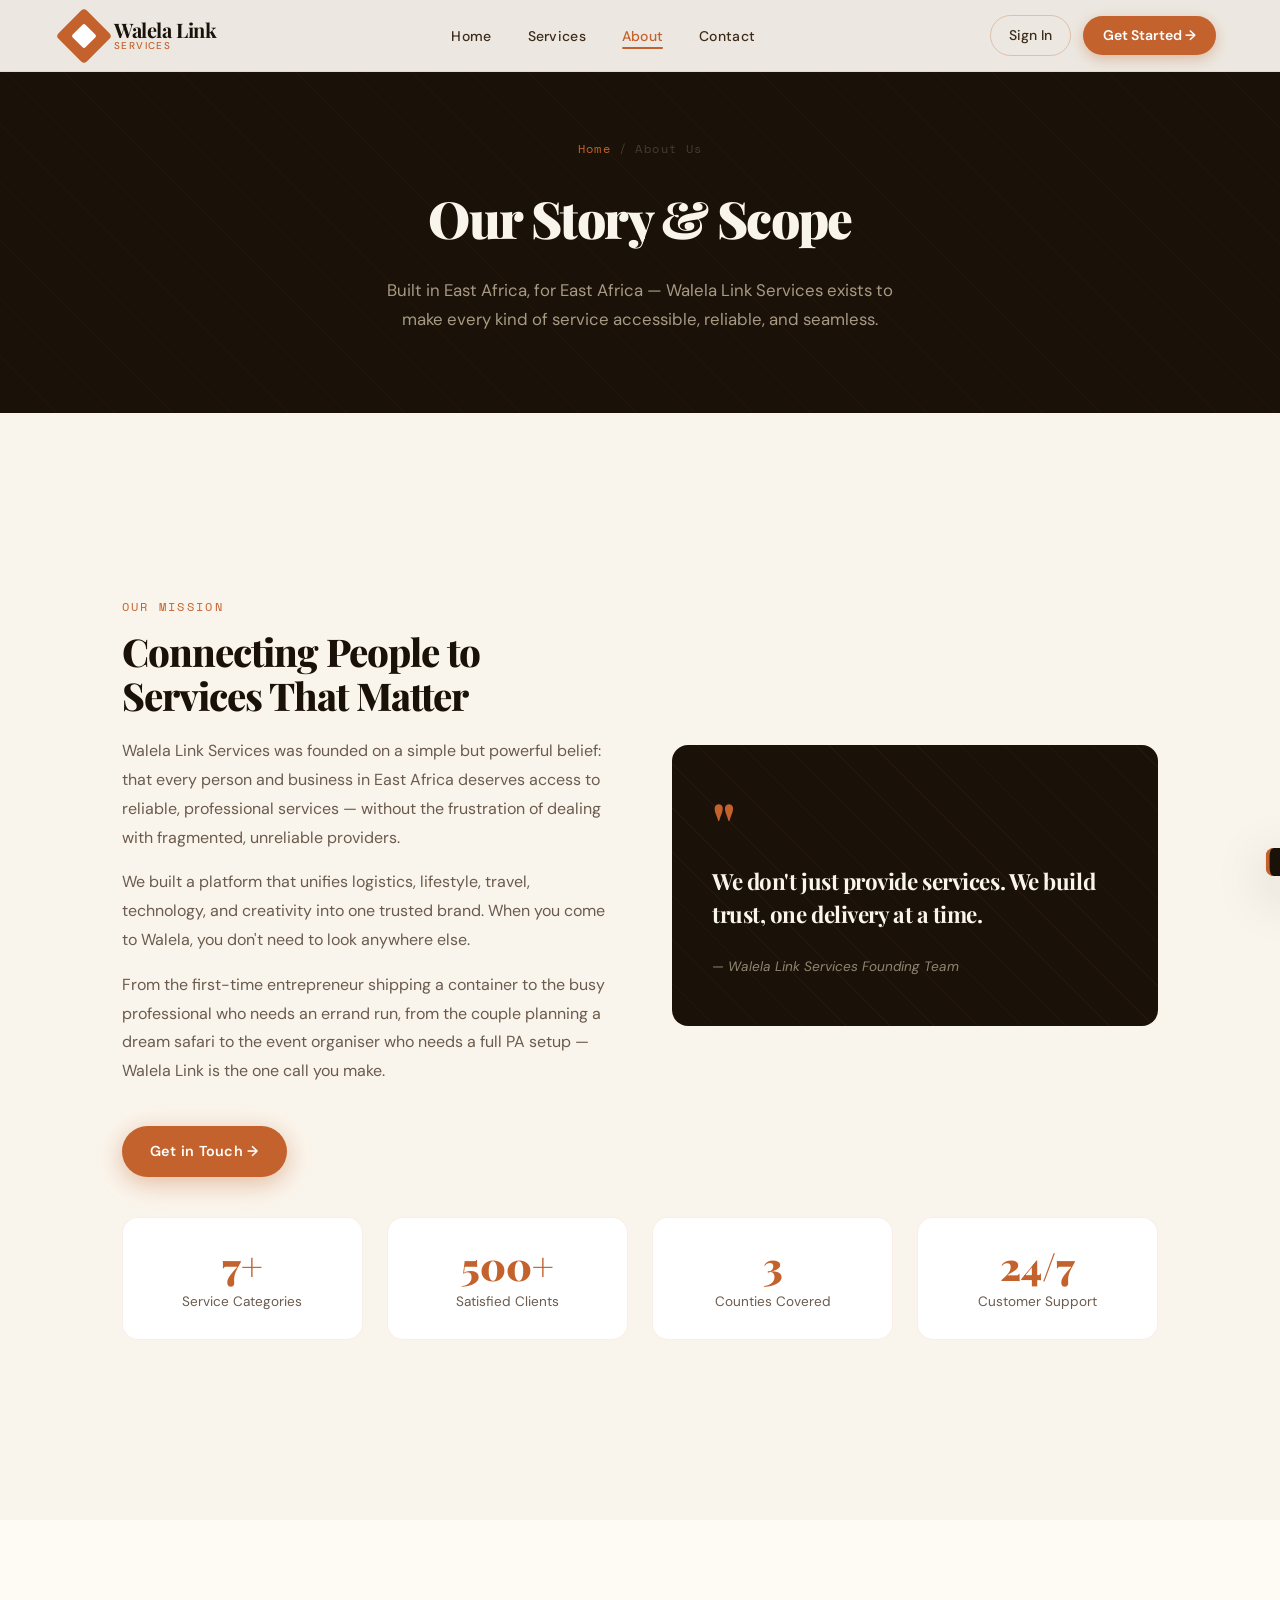
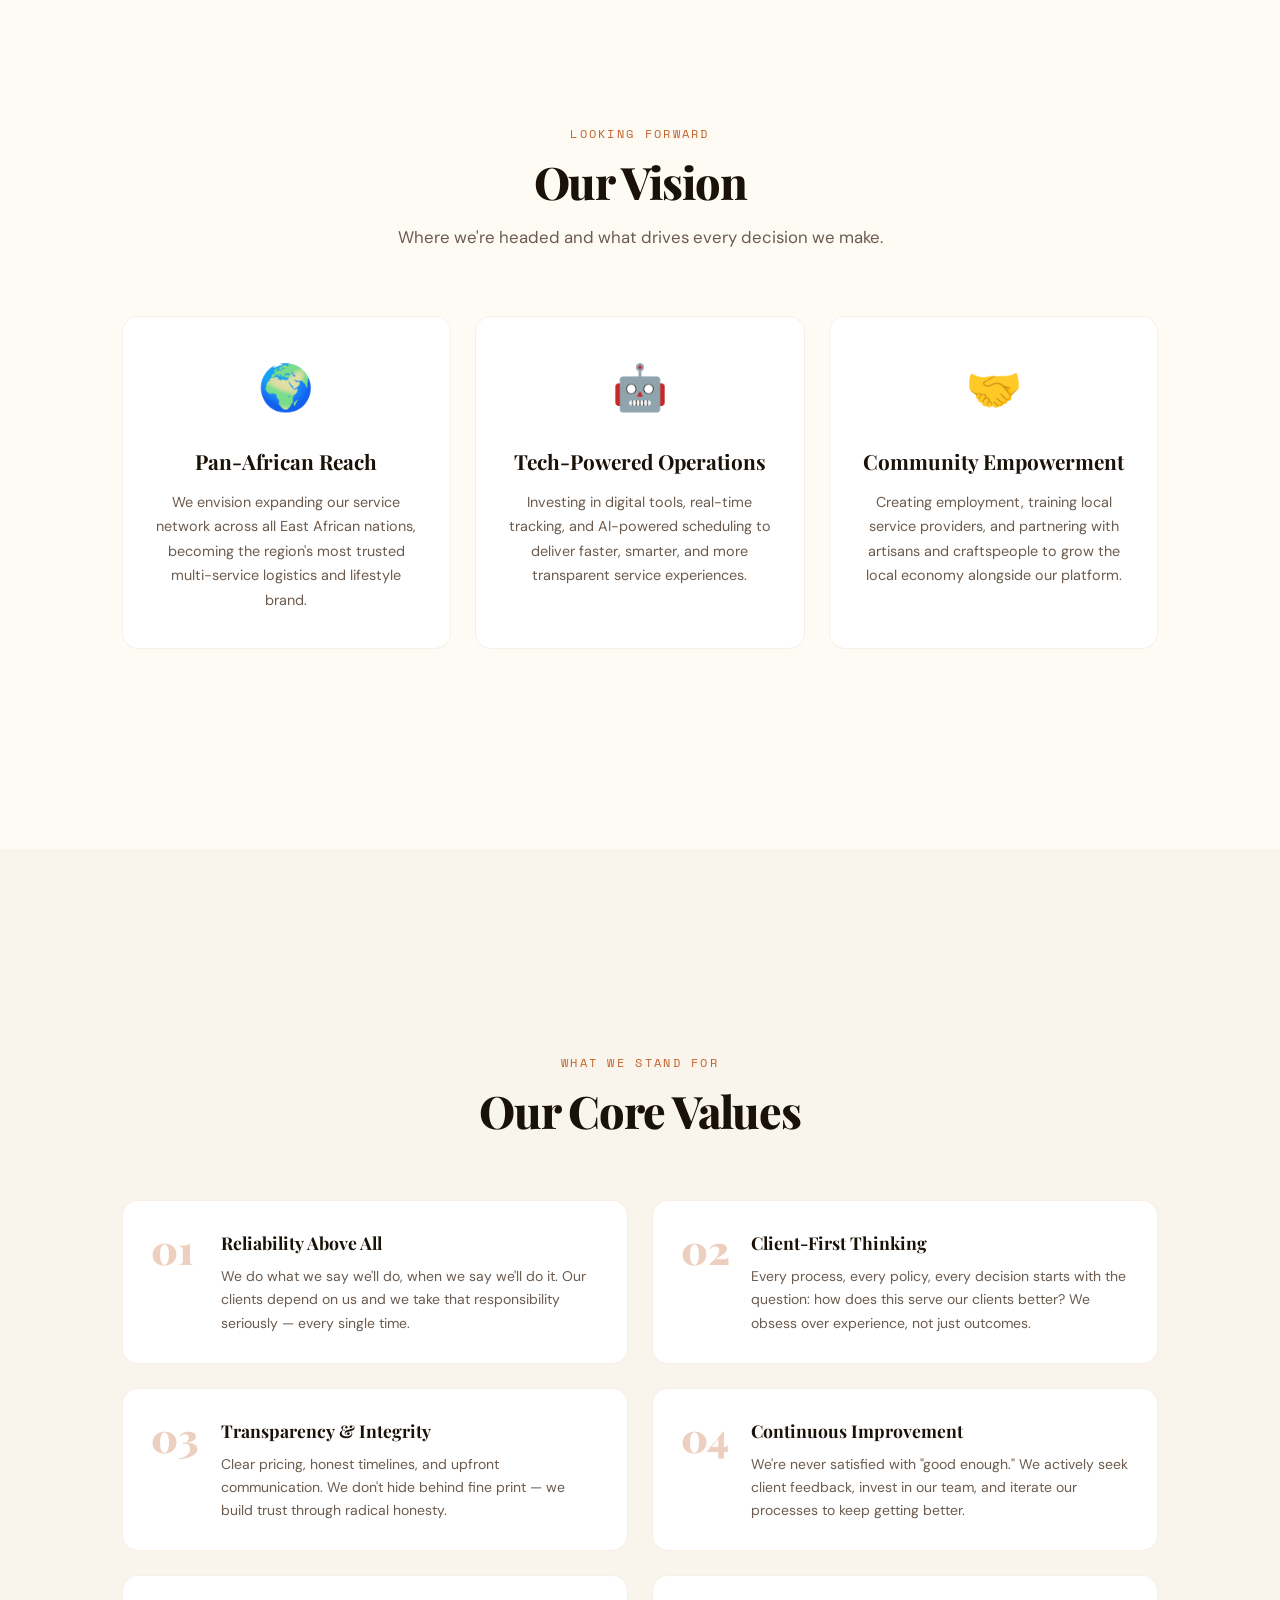
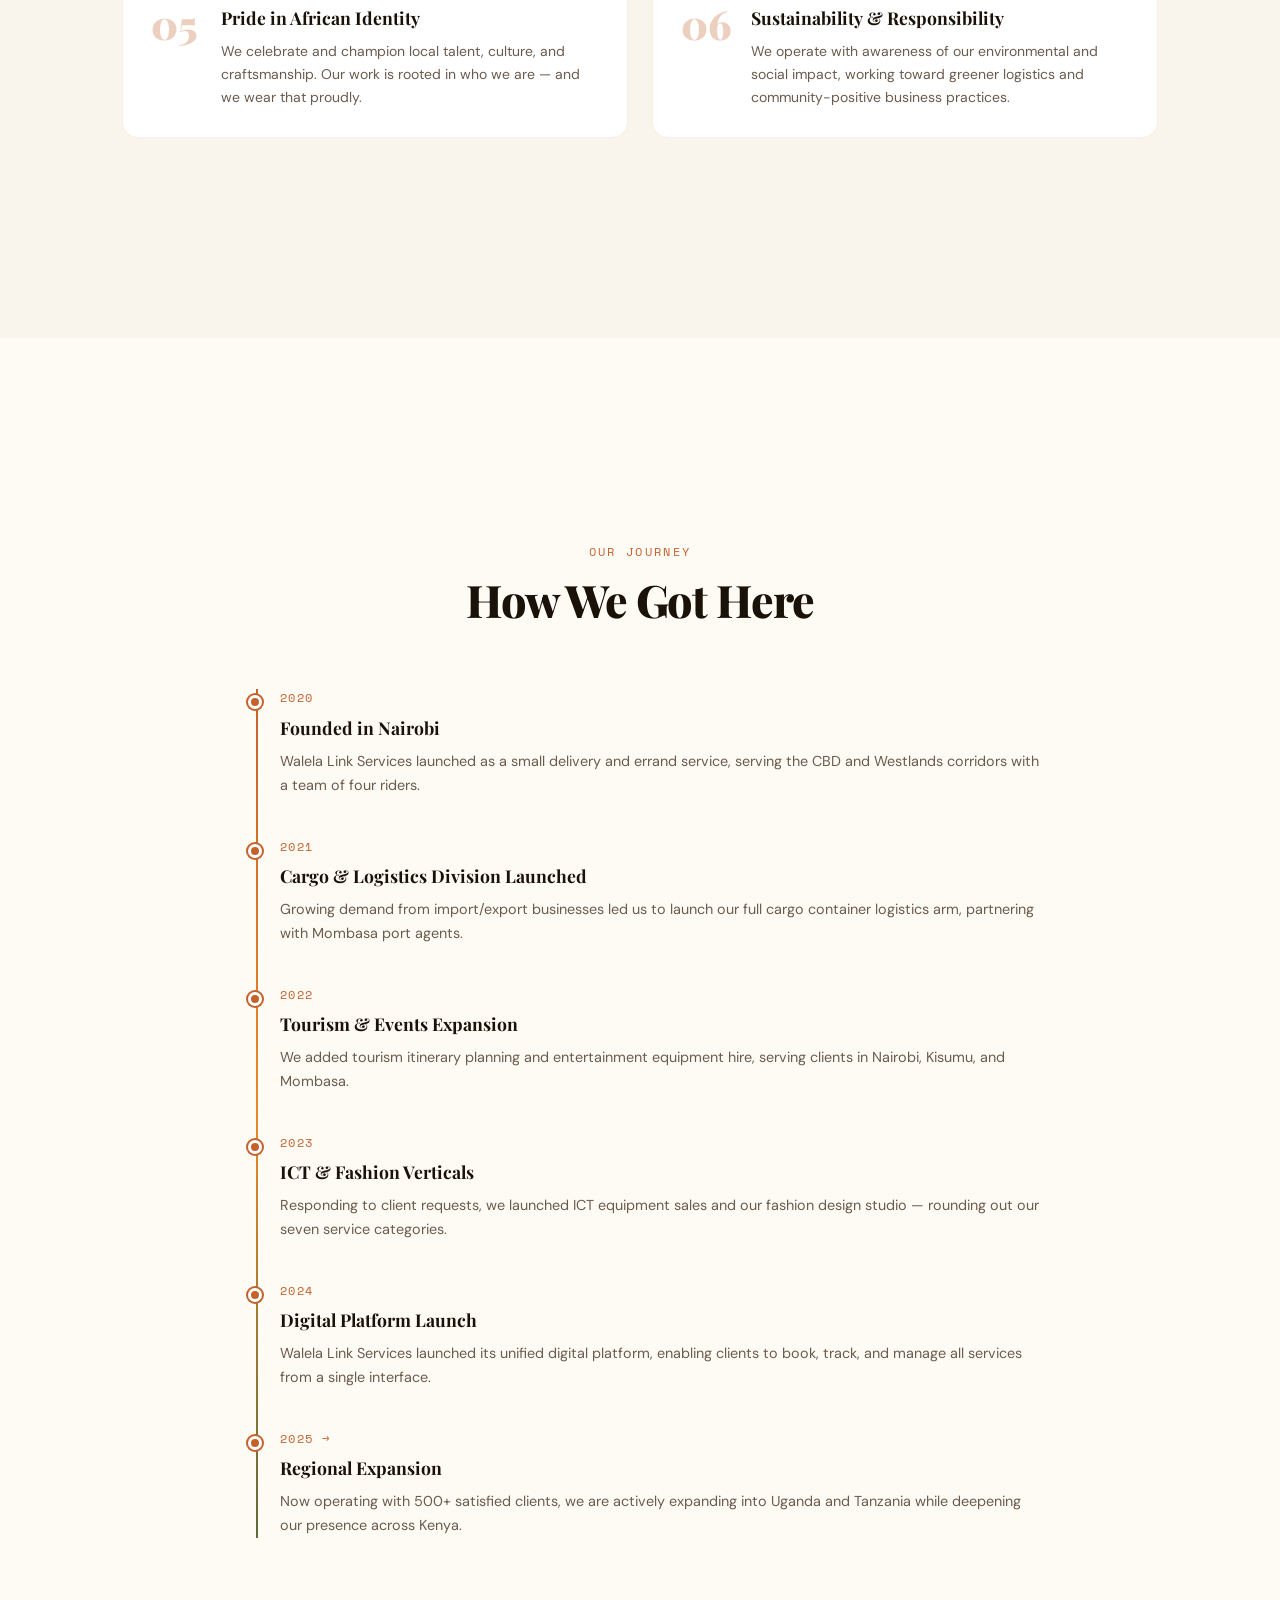
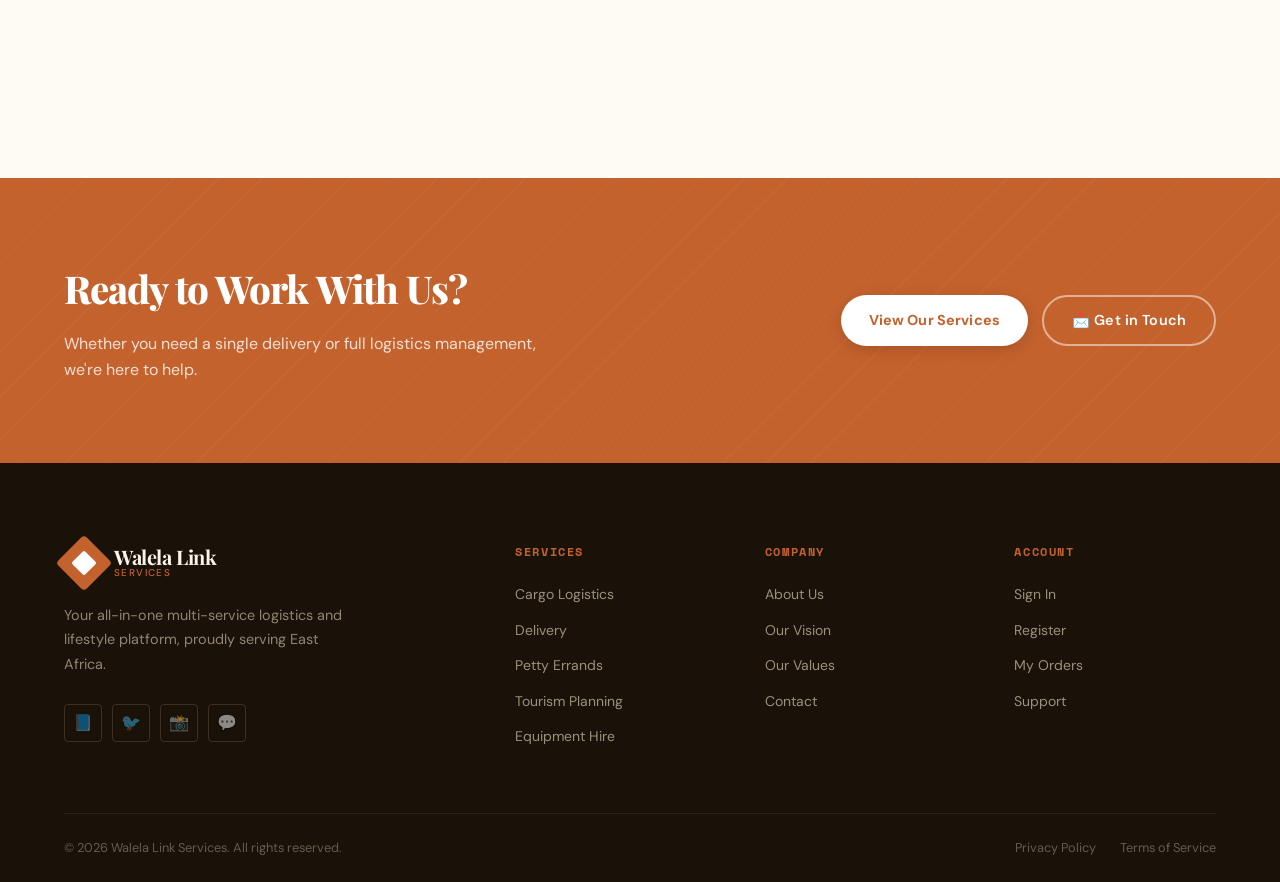
<file: src/scope.html>
<!DOCTYPE html>
<html lang="en">
<head>
  <meta charset="UTF-8" />
  <meta name="viewport" content="width=device-width, initial-scale=1.0" />
  <meta name="description" content="Learn about Walela Link Services — our mission, vision, values, and the team behind East Africa's premier multi-service platform." />
  <title>About Us | Walela Link Services</title>
  <link rel="stylesheet" href="styles.css" />
  <link rel="icon" href="data:image/svg+xml,<svg xmlns='http://www.w3.org/2000/svg' viewBox='0 0 32 32'><rect width='32' height='32' rx='4' fill='%23C4622D'/><rect x='8' y='8' width='16' height='16' rx='2' fill='white'/></svg>" />
  <style>
    .mission-layout {
      display: grid;
      grid-template-columns: 1fr 1fr;
      gap: 64px;
      align-items: center;
    }

    .mission-text h2 {
      font-family: var(--font-display);
      font-size: 2.4rem;
      font-weight: 800;
      color: var(--earth-dark);
      margin-bottom: 20px;
      letter-spacing: -0.025em;
      line-height: 1.15;
    }

    .mission-text p {
      color: #6B5B4E;
      line-height: 1.8;
      font-size: 1rem;
      margin-bottom: 16px;
    }

    .mission-visual {
      background: var(--earth-dark);
      border-radius: var(--radius-lg);
      padding: 48px 40px;
      position: relative;
      overflow: hidden;
    }

    .mission-visual::before {
      content: '';
      position: absolute;
      inset: 0;
      background: repeating-linear-gradient(
        45deg,
        transparent, transparent 30px,
        rgba(196,98,45,0.06) 30px,
        rgba(196,98,45,0.06) 31px
      );
    }

    .mission-quote {
      position: relative;
      z-index: 1;
      font-family: var(--font-display);
      font-size: 1.4rem;
      font-weight: 700;
      color: var(--sand-light);
      line-height: 1.5;
      letter-spacing: -0.02em;
      margin-bottom: 24px;
    }

    .mission-quote::before {
      content: '"';
      display: block;
      font-size: 4rem;
      color: var(--terracotta);
      line-height: 1;
      margin-bottom: 8px;
    }

    .mission-attribution {
      position: relative;
      z-index: 1;
      font-size: 0.85rem;
      color: rgba(242,228,200,0.55);
      font-style: italic;
    }

    .stats-row {
      display: grid;
      grid-template-columns: repeat(4, 1fr);
      gap: 24px;
      margin-top: 40px;
    }

    .stat-card {
      background: var(--white);
      border: 1px solid rgba(196,98,45,0.1);
      border-radius: var(--radius-lg);
      padding: 28px 24px;
      text-align: center;
      transition: box-shadow var(--transition);
    }

    .stat-card:hover { box-shadow: var(--shadow-card); }

    .stat-card-num {
      font-family: var(--font-display);
      font-size: 2.4rem;
      font-weight: 900;
      color: var(--terracotta);
      line-height: 1;
      margin-bottom: 8px;
    }

    .stat-card-label {
      font-size: 0.85rem;
      color: #6B5B4E;
      line-height: 1.4;
    }

    .team-grid {
      display: grid;
      grid-template-columns: repeat(3, 1fr);
      gap: 28px;
    }

    .team-card {
      background: var(--white);
      border: 1px solid rgba(196,98,45,0.1);
      border-radius: var(--radius-lg);
      overflow: hidden;
      transition: all var(--transition);
    }

    .team-card:hover {
      box-shadow: var(--shadow-card);
      transform: translateY(-4px);
    }

    .team-card-avatar {
      height: 180px;
      background: var(--earth-dark);
      display: flex;
      align-items: center;
      justify-content: center;
      font-size: 4rem;
      position: relative;
      overflow: hidden;
    }

    .team-card-avatar::before {
      content: '';
      position: absolute;
      inset: 0;
      background: repeating-linear-gradient(
        45deg, transparent, transparent 20px,
        rgba(196,98,45,0.08) 20px, rgba(196,98,45,0.08) 21px
      );
    }

    .team-card-avatar span { position: relative; z-index: 1; }

    .team-card-body { padding: 24px; }

    .team-card-name {
      font-family: var(--font-display);
      font-size: 1.15rem;
      font-weight: 700;
      color: var(--earth-dark);
      margin-bottom: 4px;
    }

    .team-card-role {
      font-size: 0.82rem;
      color: var(--terracotta);
      font-weight: 600;
      letter-spacing: 0.04em;
      text-transform: uppercase;
      margin-bottom: 12px;
    }

    .team-card-bio {
      font-size: 0.875rem;
      color: #6B5B4E;
      line-height: 1.65;
    }

    .timeline {
      position: relative;
      max-width: 800px;
      margin: 0 auto;
      padding-left: 40px;
    }

    .timeline::before {
      content: '';
      position: absolute;
      left: 16px; top: 0; bottom: 0;
      width: 2px;
      background: linear-gradient(to bottom, var(--terracotta), var(--deep-amber), var(--olive));
    }

    .timeline-item {
      position: relative;
      margin-bottom: 40px;
    }

    .timeline-item::before {
      content: '';
      position: absolute;
      left: -32px; top: 6px;
      width: 14px; height: 14px;
      border-radius: 50%;
      background: var(--terracotta);
      border: 3px solid var(--white);
      box-shadow: 0 0 0 2px var(--terracotta);
    }

    .timeline-year {
      font-family: var(--font-mono);
      font-size: 0.72rem;
      letter-spacing: 0.12em;
      color: var(--terracotta);
      text-transform: uppercase;
      margin-bottom: 6px;
    }

    .timeline-title {
      font-family: var(--font-display);
      font-size: 1.1rem;
      font-weight: 700;
      color: var(--earth-dark);
      margin-bottom: 8px;
    }

    .timeline-text {
      font-size: 0.9rem;
      color: #6B5B4E;
      line-height: 1.65;
    }

    @media (max-width: 768px) {
      .mission-layout { grid-template-columns: 1fr; }
      .stats-row { grid-template-columns: repeat(2, 1fr); }
      .team-grid { grid-template-columns: 1fr; }
    }
  </style>
</head>
<body>

  <div class="page-loader" id="pageLoader">
    <div><div class="loader-logo">Walela Link</div></div>
    <div class="loader-bar"></div>
  </div>
  <div class="toast" id="toast"></div>

  <!-- NAV -->
  <nav class="nav" id="mainNav">
    <a href="index.html" class="nav-logo">
      <div class="nav-logo-mark"><span></span></div>
      <div class="nav-logo-text">Walela Link<small>Services</small></div>
    </a>
    <ul class="nav-links">
      <li><a href="index.html">Home</a></li>
      <li><a href="services.html">Services</a></li>
      <li><a href="scope.html" class="active">About</a></li>
      <li><a href="contact.html">Contact</a></li>
    </ul>
    <div class="nav-cta">
      <a href="login.html" class="btn-nav-login">Sign In</a>
      <a href="signup.html" class="btn-nav-signup">Get Started →</a>
    </div>
    <div class="nav-hamburger" id="hamburger"><span></span><span></span><span></span></div>
  </nav>
  <div class="nav-mobile" id="mobileNav">
    <a href="index.html">Home</a>
    <a href="services.html">Services</a>
    <a href="scope.html">About Us</a>
    <a href="contact.html">Contact</a>
    <div class="mobile-cta">
      <a href="login.html" class="m-login">Sign In</a>
      <a href="signup.html" class="m-signup">Get Started</a>
    </div>
  </div>

  <!-- PAGE HERO -->
  <div class="page-hero">
    <div class="page-hero-inner">
      <div class="breadcrumb">
        <a href="index.html">Home</a><span>/</span><span>About Us</span>
      </div>
      <h1>Our Story &amp; Scope</h1>
      <p>Built in East Africa, for East Africa — Walela Link Services exists to make every kind of service accessible, reliable, and seamless.</p>
    </div>
  </div>

  <!-- MISSION -->
  <div id="vision" class="section-full" style="background:var(--sand-light);">
    <div class="section" style="padding-top:80px;padding-bottom:80px;">
      <div class="mission-layout fade-up">
        <div class="mission-text">
          <span class="section-eyebrow">Our Mission</span>
          <h2>Connecting People to<br>Services That Matter</h2>
          <p>
            Walela Link Services was founded on a simple but powerful belief: that every person and business in East Africa deserves access to reliable, professional services — without the frustration of dealing with fragmented, unreliable providers.
          </p>
          <p>
            We built a platform that unifies logistics, lifestyle, travel, technology, and creativity into one trusted brand. When you come to Walela, you don't need to look anywhere else.
          </p>
          <p>
            From the first-time entrepreneur shipping a container to the busy professional who needs an errand run, from the couple planning a dream safari to the event organiser who needs a full PA setup — Walela Link is the one call you make.
          </p>
          <a href="contact.html" class="btn-primary mt-24" style="display:inline-flex;">Get in Touch →</a>
        </div>
        <div class="mission-visual">
          <div class="mission-quote">
            We don't just provide services. We build trust, one delivery at a time.
          </div>
          <div class="mission-attribution">— Walela Link Services Founding Team</div>
        </div>
      </div>

      <!-- Stats -->
      <div class="stats-row fade-up">
        <div class="stat-card">
          <div class="stat-card-num">7+</div>
          <div class="stat-card-label">Service Categories</div>
        </div>
        <div class="stat-card">
          <div class="stat-card-num">500+</div>
          <div class="stat-card-label">Satisfied Clients</div>
        </div>
        <div class="stat-card">
          <div class="stat-card-num">3</div>
          <div class="stat-card-label">Counties Covered</div>
        </div>
        <div class="stat-card">
          <div class="stat-card-num">24/7</div>
          <div class="stat-card-label">Customer Support</div>
        </div>
      </div>
    </div>
  </div>

  <!-- VISION -->
  <div class="section-full">
    <div class="section">
      <div class="section-header fade-up">
        <span class="section-eyebrow">Looking Forward</span>
        <h2 class="section-title">Our Vision</h2>
        <p class="section-subtitle">Where we're headed and what drives every decision we make.</p>
      </div>

      <div class="vision-grid">
        <div class="vision-card fade-up">
          <div class="vision-card-icon">🌍</div>
          <div class="vision-card-title">Pan-African Reach</div>
          <p class="vision-card-text">We envision expanding our service network across all East African nations, becoming the region's most trusted multi-service logistics and lifestyle brand.</p>
        </div>
        <div class="vision-card fade-up">
          <div class="vision-card-icon">🤖</div>
          <div class="vision-card-title">Tech-Powered Operations</div>
          <p class="vision-card-text">Investing in digital tools, real-time tracking, and AI-powered scheduling to deliver faster, smarter, and more transparent service experiences.</p>
        </div>
        <div class="vision-card fade-up">
          <div class="vision-card-icon">🤝</div>
          <div class="vision-card-title">Community Empowerment</div>
          <p class="vision-card-text">Creating employment, training local service providers, and partnering with artisans and craftspeople to grow the local economy alongside our platform.</p>
        </div>
      </div>
    </div>
  </div>

  <!-- VALUES -->
  <div id="values" class="values-band section-full">
    <div class="section">
      <div class="section-header fade-up">
        <span class="section-eyebrow">What We Stand For</span>
        <h2 class="section-title">Our Core Values</h2>
      </div>

      <div class="values-grid">
        <div class="value-item fade-up">
          <div class="value-num">01</div>
          <div>
            <div class="value-title">Reliability Above All</div>
            <p class="value-text">We do what we say we'll do, when we say we'll do it. Our clients depend on us and we take that responsibility seriously — every single time.</p>
          </div>
        </div>
        <div class="value-item fade-up">
          <div class="value-num">02</div>
          <div>
            <div class="value-title">Client-First Thinking</div>
            <p class="value-text">Every process, every policy, every decision starts with the question: how does this serve our clients better? We obsess over experience, not just outcomes.</p>
          </div>
        </div>
        <div class="value-item fade-up">
          <div class="value-num">03</div>
          <div>
            <div class="value-title">Transparency &amp; Integrity</div>
            <p class="value-text">Clear pricing, honest timelines, and upfront communication. We don't hide behind fine print — we build trust through radical honesty.</p>
          </div>
        </div>
        <div class="value-item fade-up">
          <div class="value-num">04</div>
          <div>
            <div class="value-title">Continuous Improvement</div>
            <p class="value-text">We're never satisfied with "good enough." We actively seek client feedback, invest in our team, and iterate our processes to keep getting better.</p>
          </div>
        </div>
        <div class="value-item fade-up">
          <div class="value-num">05</div>
          <div>
            <div class="value-title">Pride in African Identity</div>
            <p class="value-text">We celebrate and champion local talent, culture, and craftsmanship. Our work is rooted in who we are — and we wear that proudly.</p>
          </div>
        </div>
        <div class="value-item fade-up">
          <div class="value-num">06</div>
          <div>
            <div class="value-title">Sustainability &amp; Responsibility</div>
            <p class="value-text">We operate with awareness of our environmental and social impact, working toward greener logistics and community-positive business practices.</p>
          </div>
        </div>
      </div>
    </div>
  </div>

  <!-- JOURNEY -->
  <div class="section-full">
    <div class="section">
      <div class="section-header fade-up">
        <span class="section-eyebrow">Our Journey</span>
        <h2 class="section-title">How We Got Here</h2>
      </div>

      <div class="timeline fade-up">
        <div class="timeline-item">
          <div class="timeline-year">2020</div>
          <div class="timeline-title">Founded in Nairobi</div>
          <p class="timeline-text">Walela Link Services launched as a small delivery and errand service, serving the CBD and Westlands corridors with a team of four riders.</p>
        </div>
        <div class="timeline-item">
          <div class="timeline-year">2021</div>
          <div class="timeline-title">Cargo &amp; Logistics Division Launched</div>
          <p class="timeline-text">Growing demand from import/export businesses led us to launch our full cargo container logistics arm, partnering with Mombasa port agents.</p>
        </div>
        <div class="timeline-item">
          <div class="timeline-year">2022</div>
          <div class="timeline-title">Tourism &amp; Events Expansion</div>
          <p class="timeline-text">We added tourism itinerary planning and entertainment equipment hire, serving clients in Nairobi, Kisumu, and Mombasa.</p>
        </div>
        <div class="timeline-item">
          <div class="timeline-year">2023</div>
          <div class="timeline-title">ICT &amp; Fashion Verticals</div>
          <p class="timeline-text">Responding to client requests, we launched ICT equipment sales and our fashion design studio — rounding out our seven service categories.</p>
        </div>
        <div class="timeline-item">
          <div class="timeline-year">2024</div>
          <div class="timeline-title">Digital Platform Launch</div>
          <p class="timeline-text">Walela Link Services launched its unified digital platform, enabling clients to book, track, and manage all services from a single interface.</p>
        </div>
        <div class="timeline-item">
          <div class="timeline-year">2025 →</div>
          <div class="timeline-title">Regional Expansion</div>
          <p class="timeline-text">Now operating with 500+ satisfied clients, we are actively expanding into Uganda and Tanzania while deepening our presence across Kenya.</p>
        </div>
      </div>
    </div>
  </div>

  <!-- CTA -->
  <div class="cta-band">
    <div class="cta-inner">
      <div class="cta-text">
        <h2>Ready to Work With Us?</h2>
        <p>Whether you need a single delivery or full logistics management, we're here to help.</p>
      </div>
      <div class="cta-actions">
        <a href="services.html" class="btn-cta-white">View Our Services</a>
        <a href="contact.html" class="btn-cta-outline">📩 Get in Touch</a>
      </div>
    </div>
  </div>

  <!-- FOOTER -->
  <footer>
    <div class="footer-inner">
      <div>
        <a href="index.html" class="nav-logo">
          <div class="nav-logo-mark"><span></span></div>
          <div class="nav-logo-text" style="color:var(--sand-light);">Walela Link<small>Services</small></div>
        </a>
        <p class="footer-brand-desc">Your all-in-one multi-service logistics and lifestyle platform, proudly serving East Africa.</p>
        <div class="footer-socials">
          <a href="#" class="social-btn">📘</a>
          <a href="#" class="social-btn">🐦</a>
          <a href="#" class="social-btn">📸</a>
          <a href="#" class="social-btn">💬</a>
        </div>
      </div>
      <div class="footer-col"><h4>Services</h4><ul>
        <li><a href="services.html#cargo">Cargo Logistics</a></li>
        <li><a href="services.html#delivery">Delivery</a></li>
        <li><a href="services.html#errands">Petty Errands</a></li>
        <li><a href="services.html#tourism">Tourism Planning</a></li>
        <li><a href="services.html#equipment">Equipment Hire</a></li>
      </ul></div>
      <div class="footer-col"><h4>Company</h4><ul>
        <li><a href="scope.html">About Us</a></li>
        <li><a href="#vision">Our Vision</a></li>
        <li><a href="#values">Our Values</a></li>
        <li><a href="contact.html">Contact</a></li>
      </ul></div>
      <div class="footer-col"><h4>Account</h4><ul>
        <li><a href="login.html">Sign In</a></li>
        <li><a href="signup.html">Register</a></li>
        <li><a href="#">My Orders</a></li>
        <li><a href="#">Support</a></li>
      </ul></div>
    </div>
    <div class="footer-bottom">
      <p>© <script>document.write(new Date().getFullYear())</script> Walela Link Services. All rights reserved.</p>
      <div class="footer-legal">
        <a href="privacy.html">Privacy Policy</a>
        <a href="terms.html">Terms of Service</a>
      </div>
    </div>
  </footer>

  <script src="script.js"></script>
</body>
</html>
</file>
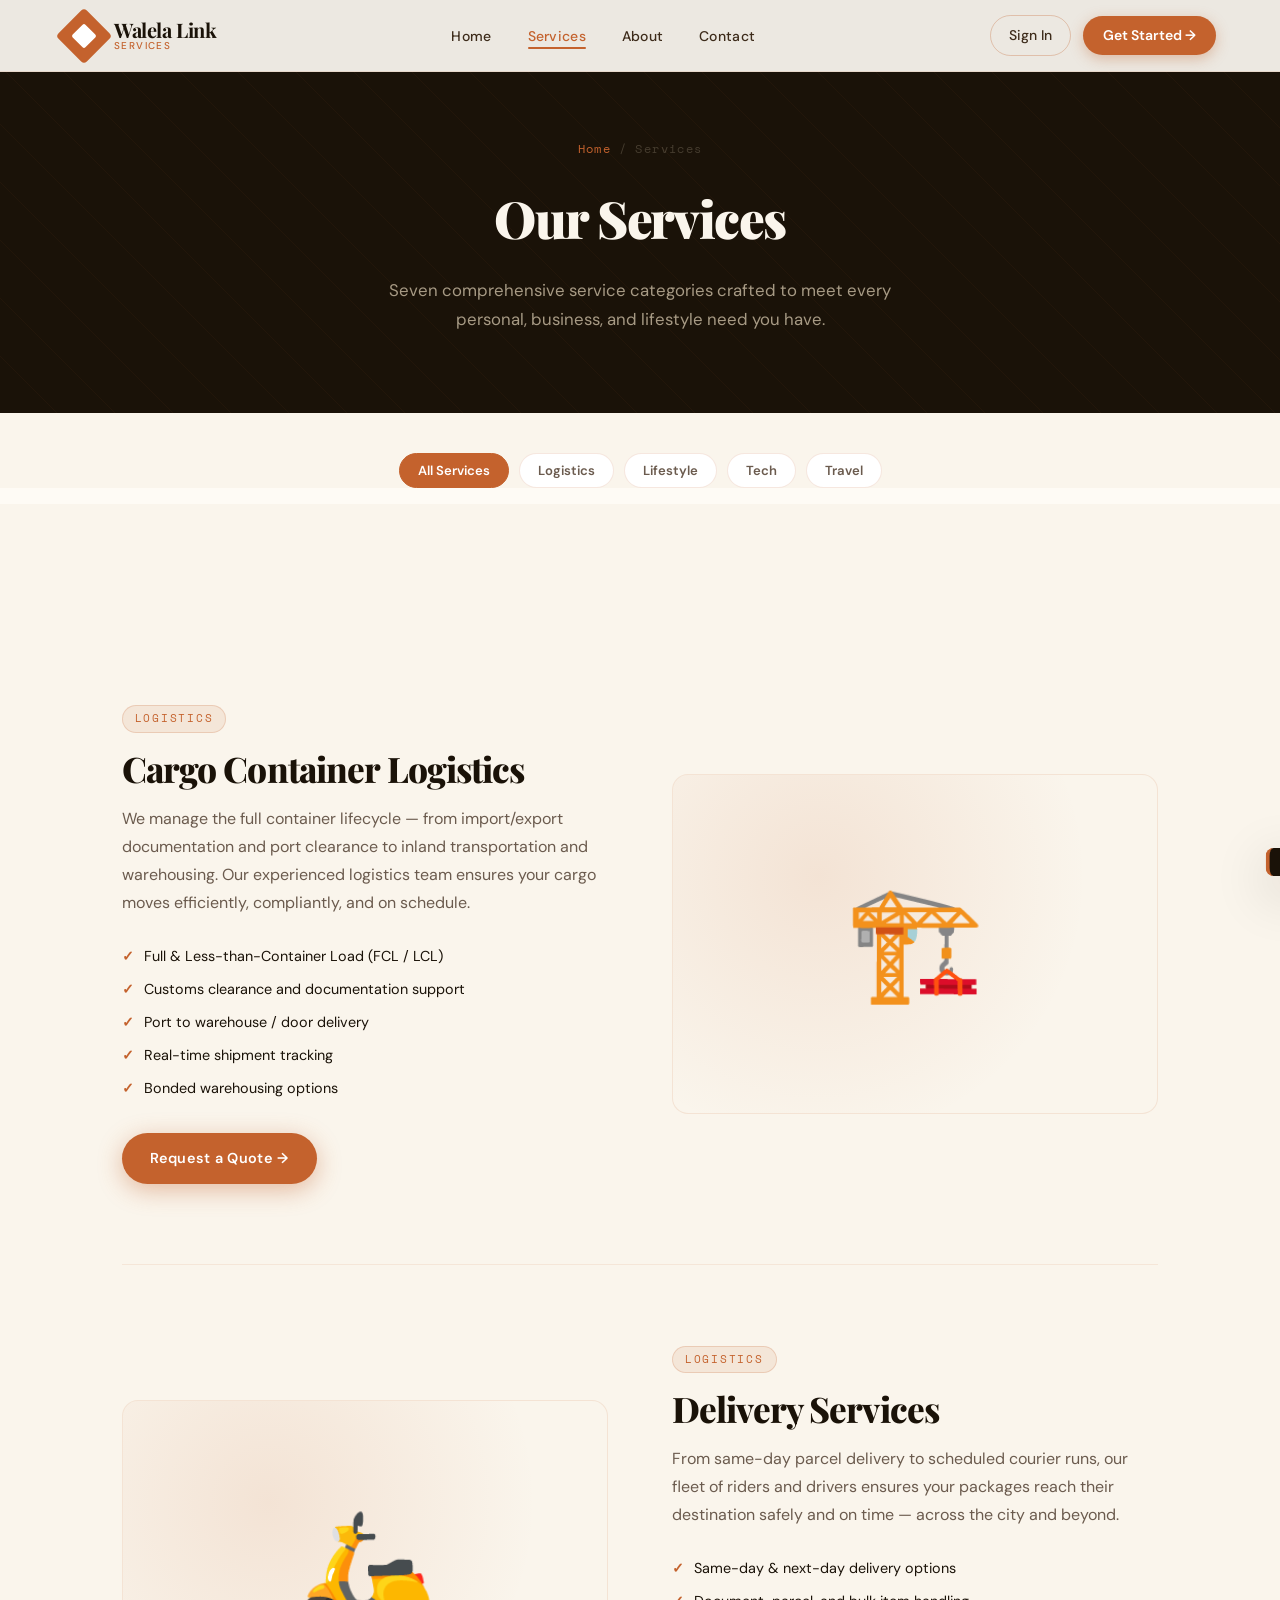
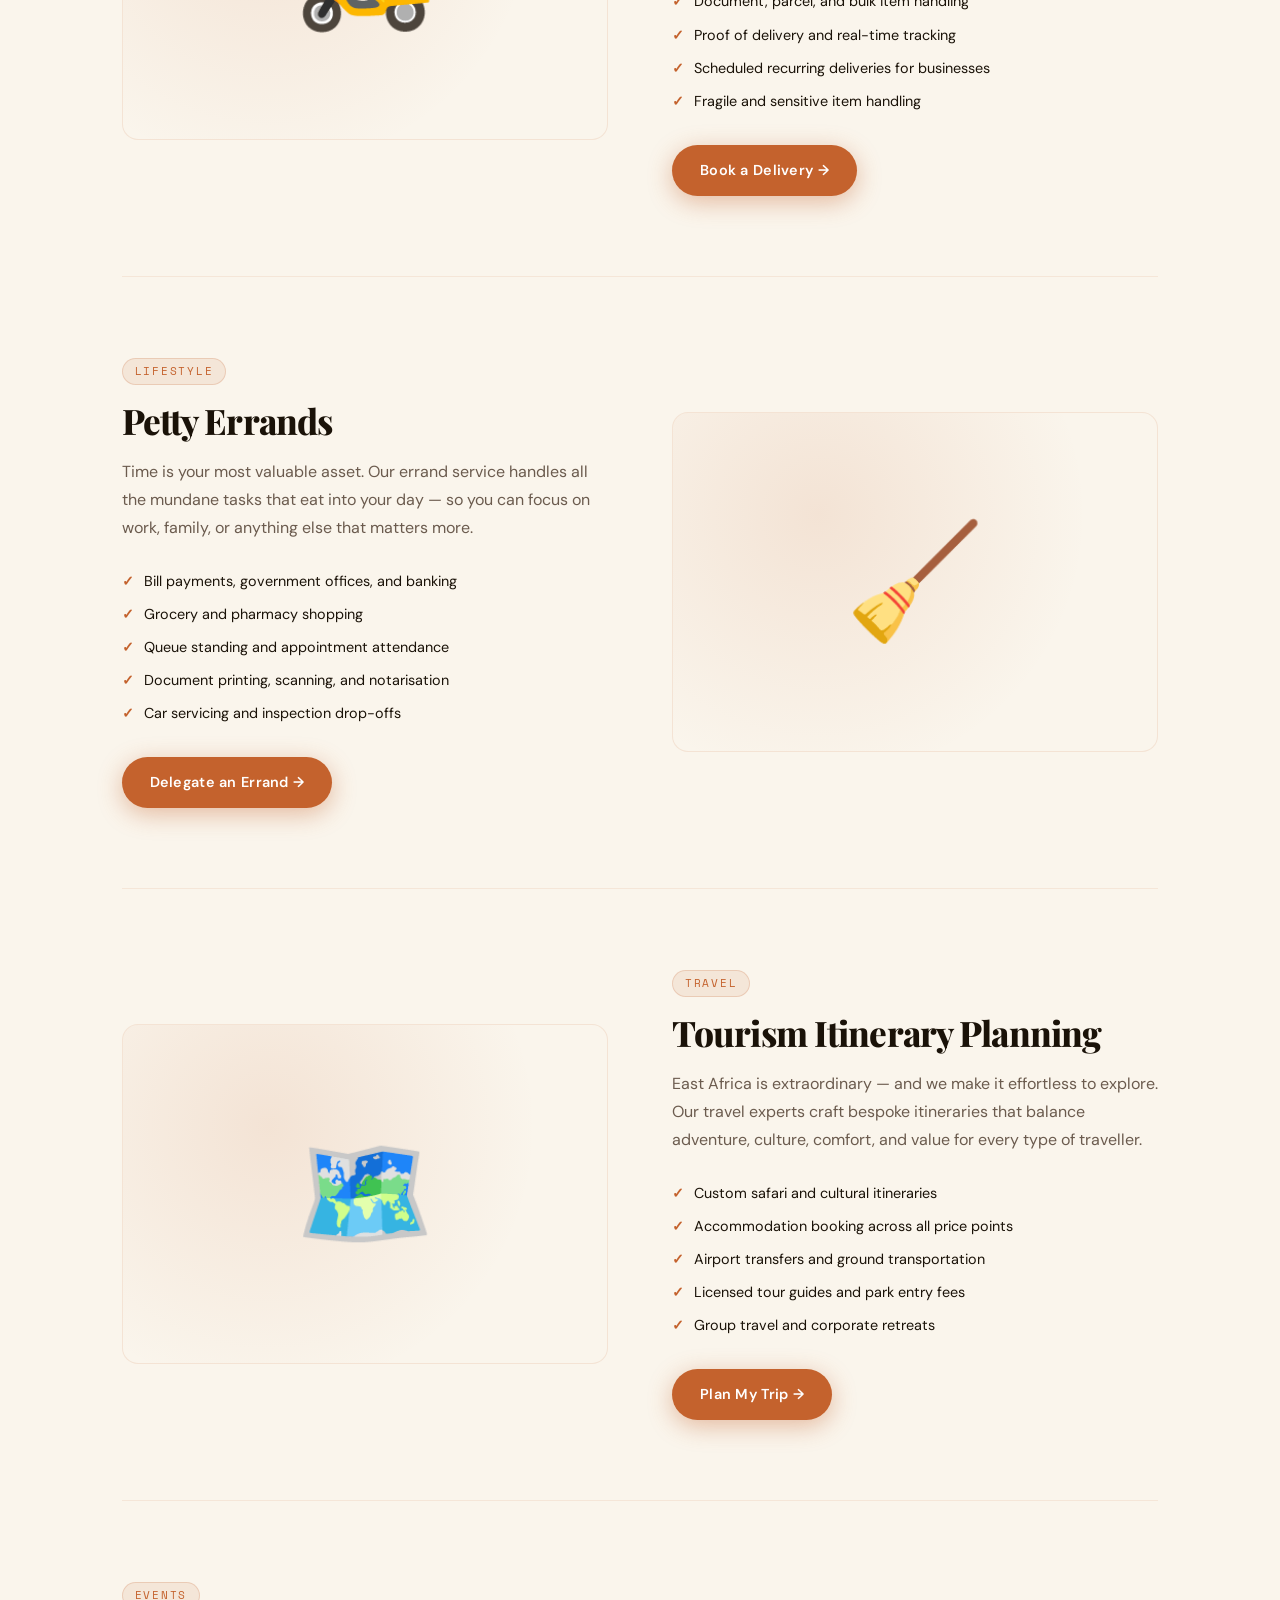
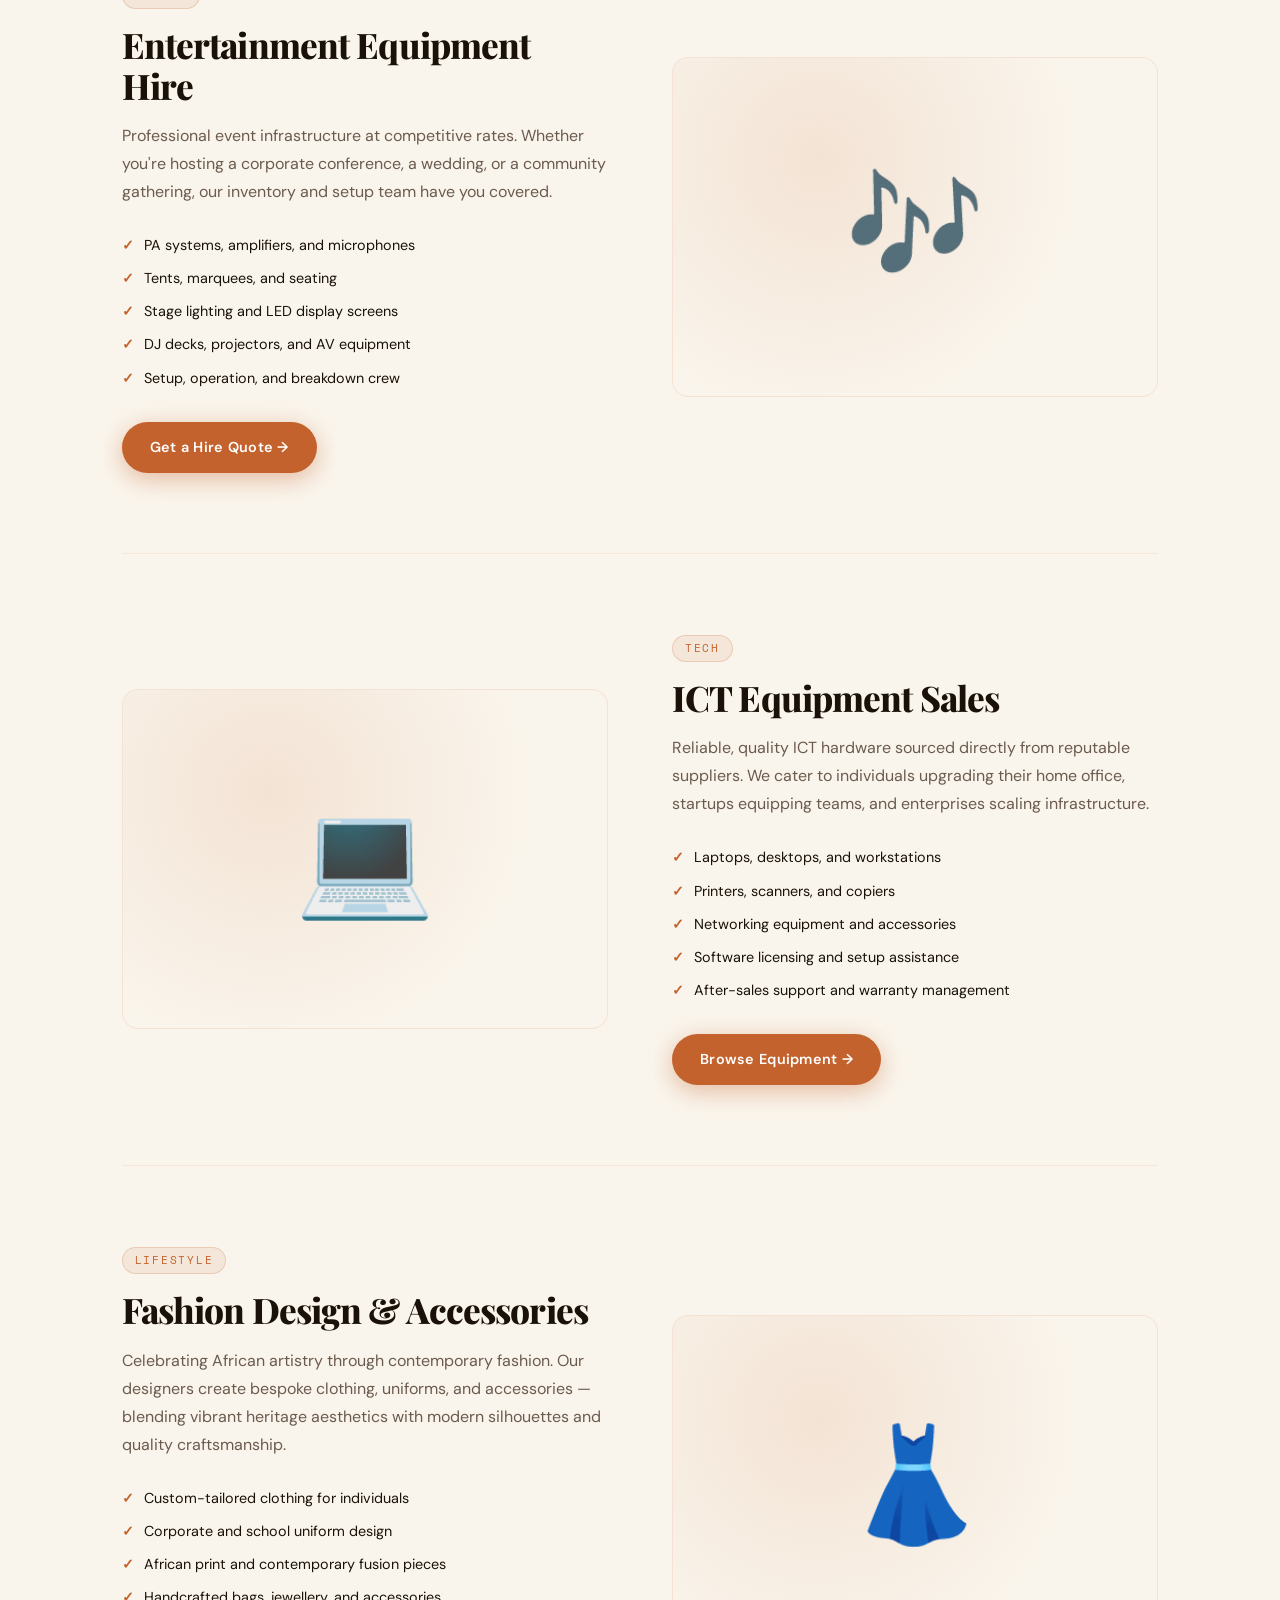
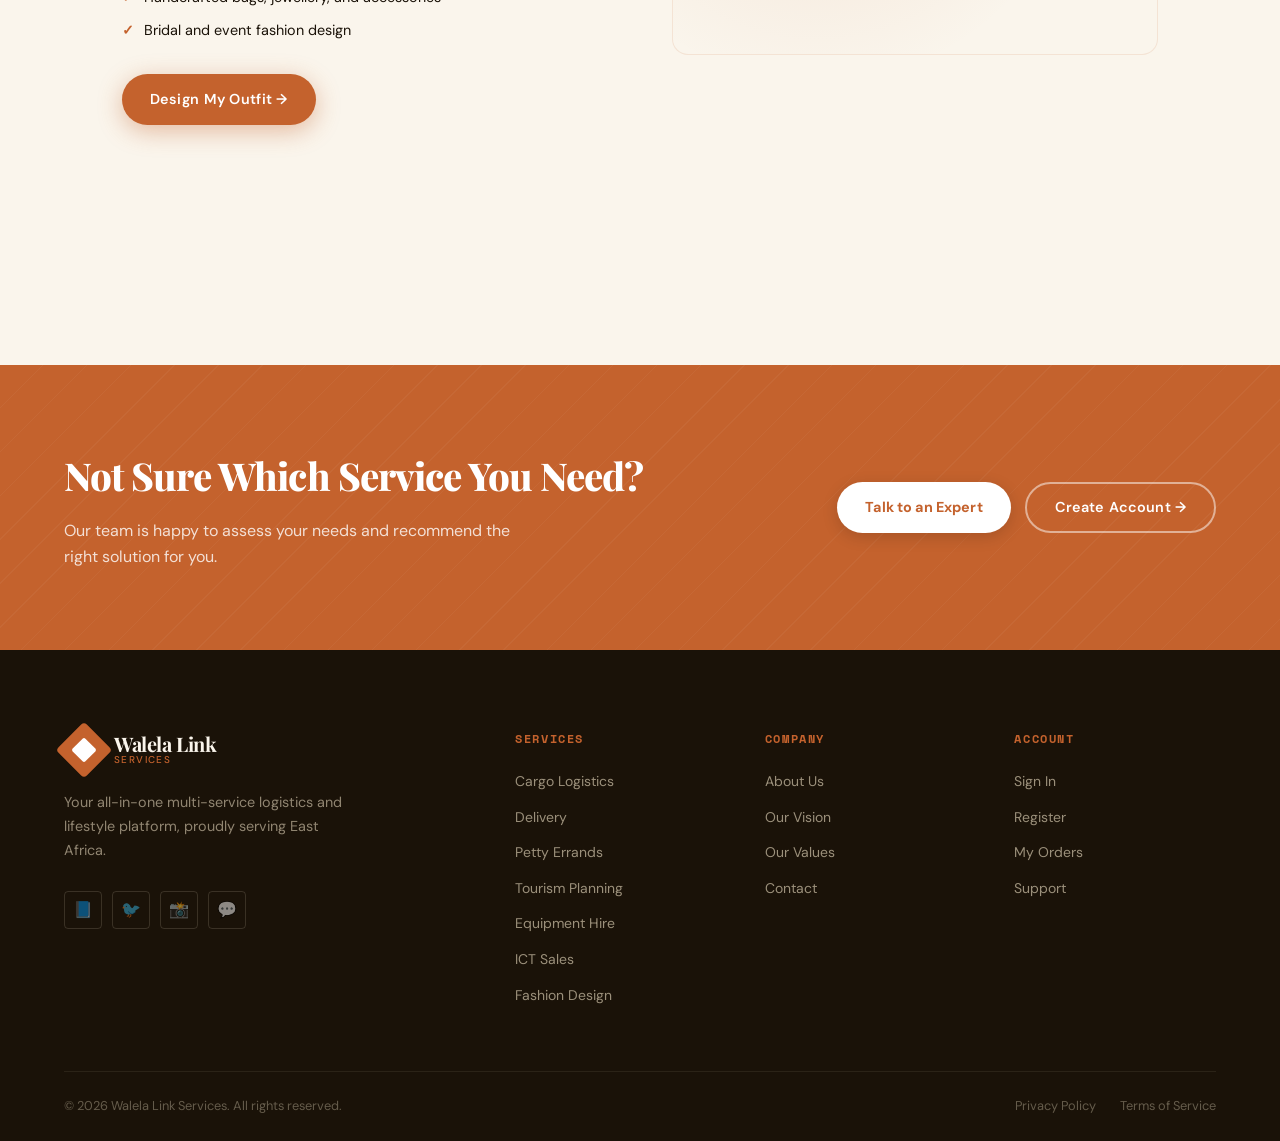
<file: src/services.html>
<!DOCTYPE html>
<html lang="en">
<head>
  <meta charset="UTF-8" />
  <meta name="viewport" content="width=device-width, initial-scale=1.0" />
  <meta name="description" content="Explore Walela Link Services — cargo logistics, delivery, errands, tourism planning, equipment hire, ICT sales, and fashion design." />
  <title>Our Services | Walela Link Services</title>
  <link rel="stylesheet" href="styles.css" />
  <link rel="icon" href="data:image/svg+xml,<svg xmlns='http://www.w3.org/2000/svg' viewBox='0 0 32 32'><rect width='32' height='32' rx='4' fill='%23C4622D'/><rect x='8' y='8' width='16' height='16' rx='2' fill='white'/></svg>" />
  <style>
    /* Services-specific styles */
    .service-detail {
      display: grid;
      grid-template-columns: 1fr 1fr;
      gap: 64px;
      align-items: center;
      padding: 80px 0;
      border-bottom: 1px solid rgba(196,98,45,0.1);
    }

    .service-detail:last-child { border-bottom: none; }

    .service-detail.reverse .service-detail-visual { order: -1; }

    .service-detail-tag {
      display: inline-block;
      font-family: var(--font-mono);
      font-size: 0.68rem;
      letter-spacing: 0.16em;
      text-transform: uppercase;
      color: var(--terracotta);
      background: rgba(196,98,45,0.1);
      border: 1px solid rgba(196,98,45,0.2);
      padding: 4px 12px;
      border-radius: var(--radius-pill);
      margin-bottom: 16px;
    }

    .service-detail-title {
      font-family: var(--font-display);
      font-size: 2.2rem;
      font-weight: 800;
      color: var(--earth-dark);
      margin-bottom: 16px;
      letter-spacing: -0.025em;
      line-height: 1.15;
    }

    .service-detail-text {
      color: #6B5B4E;
      line-height: 1.75;
      font-size: 1rem;
      margin-bottom: 28px;
    }

    .service-feature-list {
      display: flex;
      flex-direction: column;
      gap: 10px;
      margin-bottom: 32px;
    }

    .service-feature-item {
      display: flex;
      gap: 10px;
      align-items: flex-start;
      font-size: 0.9rem;
      color: var(--earth-dark);
    }

    .service-feature-item::before {
      content: '✓';
      color: var(--terracotta);
      font-weight: 700;
      flex-shrink: 0;
    }

    .service-detail-visual {
      background: var(--sand-light);
      border: 1px solid rgba(196,98,45,0.12);
      border-radius: var(--radius-lg);
      display: flex;
      align-items: center;
      justify-content: center;
      min-height: 340px;
      font-size: 7rem;
      position: relative;
      overflow: hidden;
    }

    .service-detail-visual::before {
      content: '';
      position: absolute;
      inset: 0;
      background: radial-gradient(circle at 30% 30%,
        rgba(196,98,45,0.12) 0%,
        transparent 65%
      );
    }

    .service-visual-emoji {
      position: relative;
      z-index: 1;
      transition: transform var(--transition-slow);
    }

    .service-detail-visual:hover .service-visual-emoji {
      transform: scale(1.1) rotate(-5deg);
    }

    /* Filter tabs */
    .service-filters {
      display: flex;
      gap: 10px;
      flex-wrap: wrap;
      justify-content: center;
      margin-bottom: 16px;
    }

    .filter-btn {
      font-size: 0.82rem;
      font-weight: 600;
      color: #6B5B4E;
      background: var(--white);
      border: 1.5px solid rgba(196,98,45,0.15);
      padding: 8px 18px;
      border-radius: var(--radius-pill);
      transition: all var(--transition);
      cursor: pointer;
    }

    .filter-btn:hover,
    .filter-btn.active {
      background: var(--terracotta);
      color: var(--white);
      border-color: var(--terracotta);
    }

    @media (max-width: 768px) {
      .service-detail { grid-template-columns: 1fr; gap: 32px; }
      .service-detail.reverse .service-detail-visual { order: 0; }
      .service-detail-visual { min-height: 200px; font-size: 5rem; }
      .service-detail-title { font-size: 1.7rem; }
    }
  </style>
</head>
<body>

  <div class="page-loader" id="pageLoader">
    <div><div class="loader-logo">Walela Link</div></div>
    <div class="loader-bar"></div>
  </div>
  <div class="toast" id="toast"></div>

  <!-- NAV -->
  <nav class="nav" id="mainNav">
    <a href="index.html" class="nav-logo">
      <div class="nav-logo-mark"><span></span></div>
      <div class="nav-logo-text">Walela Link<small>Services</small></div>
    </a>
    <ul class="nav-links">
      <li><a href="index.html">Home</a></li>
      <li><a href="services.html" class="active">Services</a></li>
      <li><a href="scope.html">About</a></li>
      <li><a href="contact.html">Contact</a></li>
    </ul>
    <div class="nav-cta">
      <a href="login.html" class="btn-nav-login">Sign In</a>
      <a href="signup.html" class="btn-nav-signup">Get Started →</a>
    </div>
    <div class="nav-hamburger" id="hamburger"><span></span><span></span><span></span></div>
  </nav>
  <div class="nav-mobile" id="mobileNav">
    <a href="index.html">Home</a>
    <a href="services.html">Services</a>
    <a href="scope.html">About Us</a>
    <a href="contact.html">Contact</a>
    <div class="mobile-cta">
      <a href="login.html" class="m-login">Sign In</a>
      <a href="signup.html" class="m-signup">Get Started</a>
    </div>
  </div>

  <!-- PAGE HERO -->
  <div class="page-hero">
    <div class="page-hero-inner">
      <div class="breadcrumb">
        <a href="index.html">Home</a>
        <span>/</span>
        <span>Services</span>
      </div>
      <h1>Our Services</h1>
      <p>Seven comprehensive service categories crafted to meet every personal, business, and lifestyle need you have.</p>
    </div>
  </div>

  <!-- FILTER TABS -->
  <div class="section-full" style="padding:40px 5% 0; background:var(--sand-light);">
    <div class="service-filters">
      <button class="filter-btn active" data-filter="all">All Services</button>
      <button class="filter-btn" data-filter="logistics">Logistics</button>
      <button class="filter-btn" data-filter="lifestyle">Lifestyle</button>
      <button class="filter-btn" data-filter="tech">Tech</button>
      <button class="filter-btn" data-filter="travel">Travel</button>
    </div>
  </div>

  <!-- SERVICE DETAILS -->
  <div class="section-full" style="background:var(--sand-light);">
    <div class="section" style="padding-top:20px;padding-bottom:60px;">

      <!-- Cargo -->
      <div id="cargo" class="service-detail fade-up">
        <div class="service-detail-content">
          <span class="service-detail-tag">Logistics</span>
          <h2 class="service-detail-title">Cargo Container Logistics</h2>
          <p class="service-detail-text">
            We manage the full container lifecycle — from import/export documentation and port clearance to inland transportation and warehousing. Our experienced logistics team ensures your cargo moves efficiently, compliantly, and on schedule.
          </p>
          <ul class="service-feature-list">
            <li class="service-feature-item">Full & Less-than-Container Load (FCL / LCL)</li>
            <li class="service-feature-item">Customs clearance and documentation support</li>
            <li class="service-feature-item">Port to warehouse / door delivery</li>
            <li class="service-feature-item">Real-time shipment tracking</li>
            <li class="service-feature-item">Bonded warehousing options</li>
          </ul>
          <a href="contact.html" class="btn-primary">Request a Quote →</a>
        </div>
        <div class="service-detail-visual">
          <span class="service-visual-emoji">🏗️</span>
        </div>
      </div>

      <!-- Delivery -->
      <div id="delivery" class="service-detail reverse fade-up">
        <div class="service-detail-content">
          <span class="service-detail-tag">Logistics</span>
          <h2 class="service-detail-title">Delivery Services</h2>
          <p class="service-detail-text">
            From same-day parcel delivery to scheduled courier runs, our fleet of riders and drivers ensures your packages reach their destination safely and on time — across the city and beyond.
          </p>
          <ul class="service-feature-list">
            <li class="service-feature-item">Same-day & next-day delivery options</li>
            <li class="service-feature-item">Document, parcel, and bulk item handling</li>
            <li class="service-feature-item">Proof of delivery and real-time tracking</li>
            <li class="service-feature-item">Scheduled recurring deliveries for businesses</li>
            <li class="service-feature-item">Fragile and sensitive item handling</li>
          </ul>
          <a href="contact.html" class="btn-primary">Book a Delivery →</a>
        </div>
        <div class="service-detail-visual">
          <span class="service-visual-emoji">🛵</span>
        </div>
      </div>

      <!-- Errands -->
      <div id="errands" class="service-detail fade-up">
        <div class="service-detail-content">
          <span class="service-detail-tag">Lifestyle</span>
          <h2 class="service-detail-title">Petty Errands</h2>
          <p class="service-detail-text">
            Time is your most valuable asset. Our errand service handles all the mundane tasks that eat into your day — so you can focus on work, family, or anything else that matters more.
          </p>
          <ul class="service-feature-list">
            <li class="service-feature-item">Bill payments, government offices, and banking</li>
            <li class="service-feature-item">Grocery and pharmacy shopping</li>
            <li class="service-feature-item">Queue standing and appointment attendance</li>
            <li class="service-feature-item">Document printing, scanning, and notarisation</li>
            <li class="service-feature-item">Car servicing and inspection drop-offs</li>
          </ul>
          <a href="contact.html" class="btn-primary">Delegate an Errand →</a>
        </div>
        <div class="service-detail-visual">
          <span class="service-visual-emoji">🧹</span>
        </div>
      </div>

      <!-- Tourism -->
      <div id="tourism" class="service-detail reverse fade-up">
        <div class="service-detail-content">
          <span class="service-detail-tag">Travel</span>
          <h2 class="service-detail-title">Tourism Itinerary Planning</h2>
          <p class="service-detail-text">
            East Africa is extraordinary — and we make it effortless to explore. Our travel experts craft bespoke itineraries that balance adventure, culture, comfort, and value for every type of traveller.
          </p>
          <ul class="service-feature-list">
            <li class="service-feature-item">Custom safari and cultural itineraries</li>
            <li class="service-feature-item">Accommodation booking across all price points</li>
            <li class="service-feature-item">Airport transfers and ground transportation</li>
            <li class="service-feature-item">Licensed tour guides and park entry fees</li>
            <li class="service-feature-item">Group travel and corporate retreats</li>
          </ul>
          <a href="contact.html" class="btn-primary">Plan My Trip →</a>
        </div>
        <div class="service-detail-visual">
          <span class="service-visual-emoji">🗺️</span>
        </div>
      </div>

      <!-- Equipment Hire -->
      <div id="equipment" class="service-detail fade-up">
        <div class="service-detail-content">
          <span class="service-detail-tag">Events</span>
          <h2 class="service-detail-title">Entertainment Equipment Hire</h2>
          <p class="service-detail-text">
            Professional event infrastructure at competitive rates. Whether you're hosting a corporate conference, a wedding, or a community gathering, our inventory and setup team have you covered.
          </p>
          <ul class="service-feature-list">
            <li class="service-feature-item">PA systems, amplifiers, and microphones</li>
            <li class="service-feature-item">Tents, marquees, and seating</li>
            <li class="service-feature-item">Stage lighting and LED display screens</li>
            <li class="service-feature-item">DJ decks, projectors, and AV equipment</li>
            <li class="service-feature-item">Setup, operation, and breakdown crew</li>
          </ul>
          <a href="contact.html" class="btn-primary">Get a Hire Quote →</a>
        </div>
        <div class="service-detail-visual">
          <span class="service-visual-emoji">🎶</span>
        </div>
      </div>

      <!-- ICT -->
      <div id="ict" class="service-detail reverse fade-up">
        <div class="service-detail-content">
          <span class="service-detail-tag">Tech</span>
          <h2 class="service-detail-title">ICT Equipment Sales</h2>
          <p class="service-detail-text">
            Reliable, quality ICT hardware sourced directly from reputable suppliers. We cater to individuals upgrading their home office, startups equipping teams, and enterprises scaling infrastructure.
          </p>
          <ul class="service-feature-list">
            <li class="service-feature-item">Laptops, desktops, and workstations</li>
            <li class="service-feature-item">Printers, scanners, and copiers</li>
            <li class="service-feature-item">Networking equipment and accessories</li>
            <li class="service-feature-item">Software licensing and setup assistance</li>
            <li class="service-feature-item">After-sales support and warranty management</li>
          </ul>
          <a href="contact.html" class="btn-primary">Browse Equipment →</a>
        </div>
        <div class="service-detail-visual">
          <span class="service-visual-emoji">💻</span>
        </div>
      </div>

      <!-- Fashion -->
      <div id="fashion" class="service-detail fade-up">
        <div class="service-detail-content">
          <span class="service-detail-tag">Lifestyle</span>
          <h2 class="service-detail-title">Fashion Design &amp; Accessories</h2>
          <p class="service-detail-text">
            Celebrating African artistry through contemporary fashion. Our designers create bespoke clothing, uniforms, and accessories — blending vibrant heritage aesthetics with modern silhouettes and quality craftsmanship.
          </p>
          <ul class="service-feature-list">
            <li class="service-feature-item">Custom-tailored clothing for individuals</li>
            <li class="service-feature-item">Corporate and school uniform design</li>
            <li class="service-feature-item">African print and contemporary fusion pieces</li>
            <li class="service-feature-item">Handcrafted bags, jewellery, and accessories</li>
            <li class="service-feature-item">Bridal and event fashion design</li>
          </ul>
          <a href="contact.html" class="btn-primary">Design My Outfit →</a>
        </div>
        <div class="service-detail-visual">
          <span class="service-visual-emoji">👗</span>
        </div>
      </div>

    </div>
  </div>

  <!-- CTA -->
  <div class="cta-band">
    <div class="cta-inner">
      <div class="cta-text">
        <h2>Not Sure Which Service You Need?</h2>
        <p>Our team is happy to assess your needs and recommend the right solution for you.</p>
      </div>
      <div class="cta-actions">
        <a href="contact.html" class="btn-cta-white">Talk to an Expert</a>
        <a href="signup.html" class="btn-cta-outline">Create Account →</a>
      </div>
    </div>
  </div>

  <!-- FOOTER -->
  <footer>
    <div class="footer-inner">
      <div>
        <a href="index.html" class="nav-logo">
          <div class="nav-logo-mark"><span></span></div>
          <div class="nav-logo-text" style="color:var(--sand-light);">Walela Link<small>Services</small></div>
        </a>
        <p class="footer-brand-desc">Your all-in-one multi-service logistics and lifestyle platform, proudly serving East Africa.</p>
        <div class="footer-socials">
          <a href="#" class="social-btn">📘</a>
          <a href="#" class="social-btn">🐦</a>
          <a href="#" class="social-btn">📸</a>
          <a href="#" class="social-btn">💬</a>
        </div>
      </div>
      <div class="footer-col"><h4>Services</h4><ul>
        <li><a href="#cargo">Cargo Logistics</a></li>
        <li><a href="#delivery">Delivery</a></li>
        <li><a href="#errands">Petty Errands</a></li>
        <li><a href="#tourism">Tourism Planning</a></li>
        <li><a href="#equipment">Equipment Hire</a></li>
        <li><a href="#ict">ICT Sales</a></li>
        <li><a href="#fashion">Fashion Design</a></li>
      </ul></div>
      <div class="footer-col"><h4>Company</h4><ul>
        <li><a href="scope.html">About Us</a></li>
        <li><a href="scope.html#vision">Our Vision</a></li>
        <li><a href="scope.html#values">Our Values</a></li>
        <li><a href="contact.html">Contact</a></li>
      </ul></div>
      <div class="footer-col"><h4>Account</h4><ul>
        <li><a href="login.html">Sign In</a></li>
        <li><a href="signup.html">Register</a></li>
        <li><a href="#">My Orders</a></li>
        <li><a href="#">Support</a></li>
      </ul></div>
    </div>
    <div class="footer-bottom">
      <p>© <script>document.write(new Date().getFullYear())</script> Walela Link Services. All rights reserved.</p>
      <div class="footer-legal">
        <a href="privacy.html">Privacy Policy</a>
        <a href="terms.html">Terms of Service</a>
      </div>
    </div>
  </footer>

  <script src="script.js"></script>
  <script>
    // Filter functionality
    document.querySelectorAll('.filter-btn').forEach(btn => {
      btn.addEventListener('click', () => {
        document.querySelectorAll('.filter-btn').forEach(b => b.classList.remove('active'));
        btn.classList.add('active');
        const filter = btn.dataset.filter;
        document.querySelectorAll('.service-detail').forEach(card => {
          const tag = card.querySelector('.service-detail-tag')?.textContent.toLowerCase() || '';
          if (filter === 'all' || tag.includes(filter)) {
            card.style.display = 'grid';
          } else {
            card.style.display = 'none';
          }
        });
      });
    });
  </script>
</body>
</html>
</file>
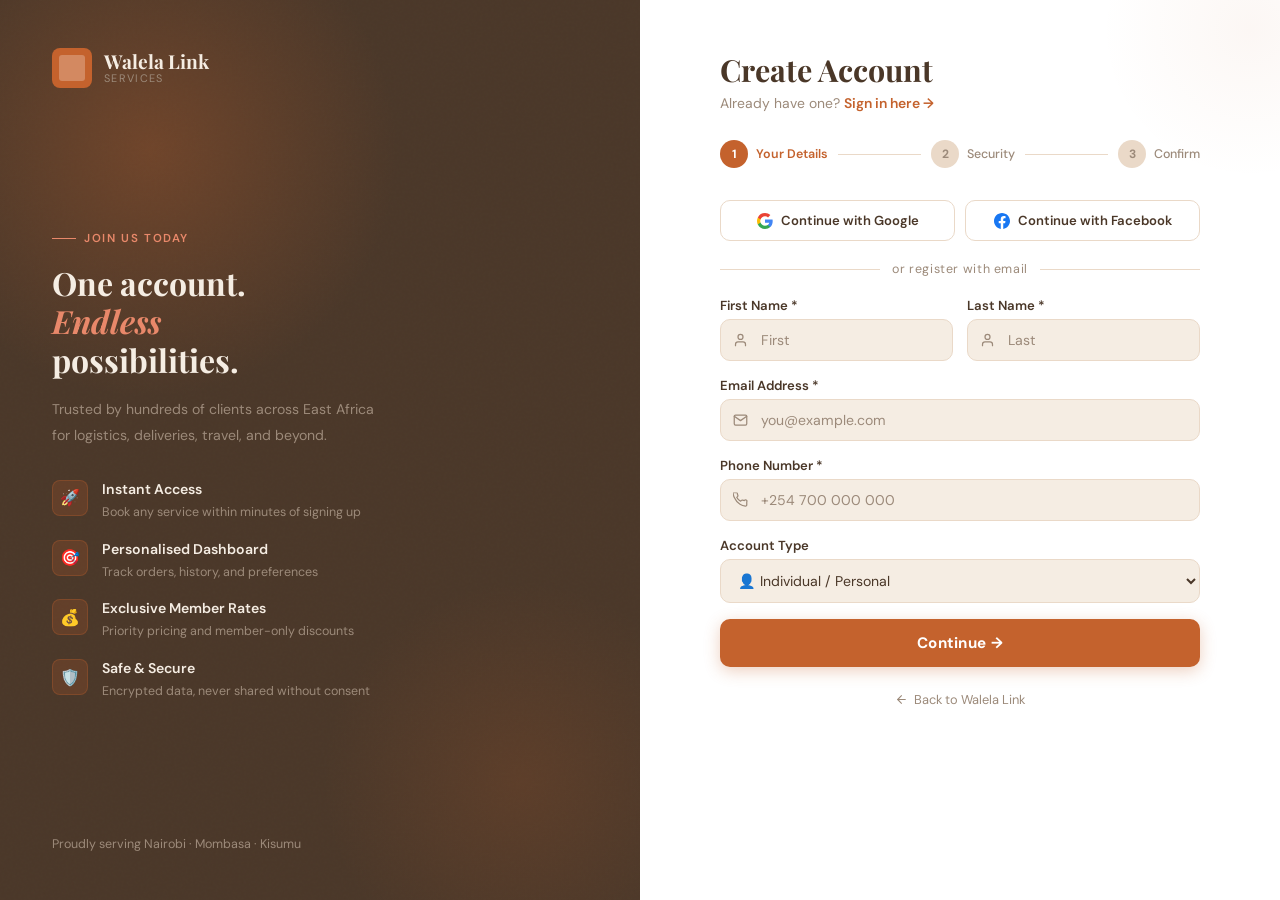
<file: src/signup.html>
<!DOCTYPE html>
<html lang="en">
<head>
  <meta charset="UTF-8" />
  <meta name="viewport" content="width=device-width, initial-scale=1.0" />
  <meta name="description" content="Create a free Walela Link Services account — access cargo, delivery, errands, tourism, and more in one place." />
  <title>Create Account | Walela Link Services</title>
  <link rel="preconnect" href="https://fonts.googleapis.com">
  <link rel="preconnect" href="https://fonts.gstatic.com" crossorigin>
  <link href="https://fonts.googleapis.com/css2?family=Playfair+Display:wght@400;600;700&family=DM+Sans:wght@300;400;500;600&display=swap" rel="stylesheet">
  <link rel="icon" href="data:image/svg+xml,<svg xmlns='http://www.w3.org/2000/svg' viewBox='0 0 32 32'><rect width='32' height='32' rx='4' fill='%23C4622D'/><rect x='8' y='8' width='16' height='16' rx='2' fill='white'/></svg>" />

  <style>
    *, *::before, *::after { box-sizing: border-box; margin: 0; padding: 0; }

    :root {
      --terracotta: #C4622D;
      --terracotta-dark: #A3501E;
      --terracotta-light: #E8886A;
      --sand: #F5EDE3;
      --sand-dark: #EAD9C8;
      --earth: #4A3728;
      --earth-mid: #6B5B4E;
      --earth-light: #9C8A7A;
      --white: #FFFFFF;
      --olive: #6B7C4E;
      --font-display: 'Playfair Display', Georgia, serif;
      --font-body: 'DM Sans', sans-serif;
    }

    html, body { font-family: var(--font-body); background: var(--sand); color: var(--earth); }

    /* ── LAYOUT ── */
    .shell {
      min-height: 100vh;
      display: grid;
      grid-template-columns: 1fr 1fr;
    }

    /* ── LEFT PANEL ── */
    .panel-brand {
      position: sticky;
      top: 0;
      height: 100vh;
      background: var(--earth);
      overflow: hidden;
      display: flex;
      flex-direction: column;
      justify-content: space-between;
      padding: 48px 52px;
      color: var(--sand);
    }
    .panel-brand::before {
      content: '';
      position: absolute;
      top: -100px; left: -100px;
      width: 500px; height: 500px;
      border-radius: 50%;
      background: radial-gradient(circle, rgba(196,98,45,0.3) 0%, transparent 70%);
      pointer-events: none;
    }
    .panel-brand::after {
      content: '';
      position: absolute;
      bottom: -80px; right: -80px;
      width: 400px; height: 400px;
      border-radius: 50%;
      background: radial-gradient(circle, rgba(196,98,45,0.15) 0%, transparent 70%);
      pointer-events: none;
    }
    .grain {
      position: absolute; inset: 0;
      background-image: url("data:image/svg+xml,%3Csvg viewBox='0 0 256 256' xmlns='http://www.w3.org/2000/svg'%3E%3Cfilter id='n'%3E%3CfeTurbulence type='fractalNoise' baseFrequency='0.9' numOctaves='4' stitchTiles='stitch'/%3E%3C/filter%3E%3Crect width='100%25' height='100%25' filter='url(%23n)' opacity='0.04'/%3E%3C/svg%3E");
      pointer-events: none; opacity: 0.5;
    }

    .brand-top { position: relative; z-index: 2; }

    .brand-logo { display: flex; align-items: center; gap: 12px; text-decoration: none; }
    .logo-mark {
      width: 40px; height: 40px;
      background: var(--terracotta);
      border-radius: 8px; position: relative; flex-shrink: 0;
    }
    .logo-mark::after {
      content: ''; position: absolute; inset: 7px;
      background: rgba(255,255,255,0.25); border-radius: 3px;
    }
    .logo-text { font-family: var(--font-display); font-size: 1.2rem; font-weight: 700; color: var(--sand); line-height: 1.1; }
    .logo-text small { display: block; font-family: var(--font-body); font-size: 0.68rem; font-weight: 400; letter-spacing: 0.12em; text-transform: uppercase; color: var(--earth-light); }

    .brand-mid { position: relative; z-index: 2; }
    .brand-eyebrow {
      display: inline-flex; align-items: center; gap: 8px;
      font-size: 0.72rem; font-weight: 600; letter-spacing: 0.14em; text-transform: uppercase;
      color: var(--terracotta-light); margin-bottom: 18px;
    }
    .brand-eyebrow::before { content: ''; width: 24px; height: 1.5px; background: var(--terracotta-light); }
    .brand-headline { font-family: var(--font-display); font-size: clamp(1.8rem, 2.5vw, 2.6rem); font-weight: 700; color: var(--sand); line-height: 1.2; margin-bottom: 18px; }
    .brand-headline em { font-style: italic; color: var(--terracotta-light); }
    .brand-desc { font-size: 0.88rem; color: var(--earth-light); line-height: 1.8; max-width: 340px; margin-bottom: 32px; }

    .feature-list { display: flex; flex-direction: column; gap: 18px; }
    .feature-item { display: flex; align-items: flex-start; gap: 14px; }
    .feature-icon {
      width: 36px; height: 36px; border-radius: 8px;
      background: rgba(196,98,45,0.2); border: 1px solid rgba(196,98,45,0.3);
      display: flex; align-items: center; justify-content: center;
      font-size: 1rem; flex-shrink: 0;
    }
    .feature-text strong { display: block; font-size: 0.88rem; font-weight: 600; color: var(--sand); margin-bottom: 2px; }
    .feature-text span { font-size: 0.78rem; color: var(--earth-light); line-height: 1.5; }

    .brand-bottom { position: relative; z-index: 2; font-size: 0.78rem; color: var(--earth-light); }

    /* ── RIGHT PANEL (scrollable) ── */
    .panel-form {
      background: var(--white);
      overflow-y: auto;
      display: flex;
      flex-direction: column;
      align-items: center;
      padding: 52px 40px;
      position: relative;
    }
    .panel-form::before {
      content: '';
      position: absolute; top: -120px; right: -120px;
      width: 300px; height: 300px; border-radius: 50%;
      background: radial-gradient(circle, rgba(196,98,45,0.05) 0%, transparent 70%);
      pointer-events: none;
    }

    .form-card { width: 100%; max-width: 480px; position: relative; z-index: 1; }

    .mobile-logo { display: none; align-items: center; gap: 10px; text-decoration: none; margin-bottom: 32px; }

    .form-head { margin-bottom: 28px; }
    .form-head h1 { font-family: var(--font-display); font-size: 1.9rem; font-weight: 700; color: var(--earth); line-height: 1.2; margin-bottom: 6px; }
    .form-head p { font-size: 0.87rem; color: var(--earth-light); }
    .form-head p a { color: var(--terracotta); font-weight: 600; text-decoration: none; }
    .form-head p a:hover { text-decoration: underline; }

    /* Steps indicator */
    .steps { display: flex; align-items: center; gap: 0; margin-bottom: 32px; }
    .step-item { display: flex; align-items: center; gap: 8px; }
    .step-num {
      width: 28px; height: 28px; border-radius: 50%;
      display: flex; align-items: center; justify-content: center;
      font-size: 0.75rem; font-weight: 700;
      background: var(--sand-dark); color: var(--earth-light);
      transition: background 0.3s, color 0.3s;
    }
    .step-num.active { background: var(--terracotta); color: white; }
    .step-num.done { background: var(--olive); color: white; }
    .step-label { font-size: 0.78rem; font-weight: 500; color: var(--earth-light); }
    .step-label.active { color: var(--terracotta); font-weight: 600; }
    .step-line { flex: 1; height: 1.5px; background: var(--sand-dark); margin: 0 10px; }

    /* Social */
    .social-row { display: grid; grid-template-columns: 1fr 1fr; gap: 10px; margin-bottom: 20px; }
    .btn-social {
      display: flex; align-items: center; justify-content: center; gap: 8px;
      padding: 11px; border: 1.5px solid var(--sand-dark); border-radius: 10px;
      background: var(--white); font-family: var(--font-body); font-size: 0.82rem; font-weight: 600;
      color: var(--earth); cursor: pointer; transition: border-color 0.2s, background 0.2s, box-shadow 0.2s;
    }
    .btn-social:hover { border-color: var(--terracotta); background: var(--sand); box-shadow: 0 2px 8px rgba(196,98,45,0.1); }

    .or-div { display: flex; align-items: center; gap: 12px; margin: 20px 0; color: var(--earth-light); font-size: 0.78rem; letter-spacing: 0.05em; }
    .or-div::before, .or-div::after { content: ''; flex: 1; height: 1px; background: var(--sand-dark); }

    /* Form fields */
    .field-row { display: grid; grid-template-columns: 1fr 1fr; gap: 14px; }
    .field { margin-bottom: 16px; }
    .field label { display: block; font-size: 0.82rem; font-weight: 600; color: var(--earth); margin-bottom: 5px; }
    .input-wrap { position: relative; }
    .input-icon { position: absolute; left: 13px; top: 50%; transform: translateY(-50%); color: var(--earth-light); pointer-events: none; display: flex; }
    .field input, .field select {
      width: 100%; padding: 11px 13px 11px 40px;
      border: 1.5px solid var(--sand-dark); border-radius: 10px;
      background: var(--sand); font-family: var(--font-body); font-size: 0.88rem; color: var(--earth);
      outline: none; transition: border-color 0.2s, box-shadow 0.2s, background 0.2s;
    }
    .field select { padding-left: 13px; cursor: pointer; }
    .field input::placeholder { color: var(--earth-light); }
    .field input:focus, .field select:focus {
      border-color: var(--terracotta); background: var(--white);
      box-shadow: 0 0 0 3px rgba(196,98,45,0.1);
    }
    .field input.err { border-color: #D94F4F; box-shadow: 0 0 0 3px rgba(217,79,79,0.1); }
    .field-err { font-size: 0.76rem; color: #D94F4F; margin-top: 4px; display: none; }
    .field-err.show { display: block; }

    /* Password strength */
    .pw-toggle {
      position: absolute; right: 13px; top: 50%; transform: translateY(-50%);
      background: none; border: none; cursor: pointer; color: var(--earth-light); padding: 2px; display: flex;
      transition: color 0.2s;
    }
    .pw-toggle:hover { color: var(--terracotta); }
    .strength-track { height: 4px; border-radius: 2px; background: var(--sand-dark); margin-top: 7px; overflow: hidden; }
    .strength-bar { height: 100%; width: 0; border-radius: 2px; transition: width 0.4s ease, background 0.4s ease; }
    .strength-text { font-size: 0.75rem; color: var(--earth-light); margin-top: 4px; text-align: right; }

    /* Checkboxes */
    .check-field { display: flex; align-items: flex-start; gap: 10px; margin-bottom: 12px; }
    .check-field input[type="checkbox"] { width: 16px; height: 16px; accent-color: var(--terracotta); flex-shrink: 0; margin-top: 2px; cursor: pointer; }
    .check-field label { font-size: 0.83rem; color: var(--earth-mid); line-height: 1.5; cursor: pointer; }
    .check-field label a { color: var(--terracotta); font-weight: 600; text-decoration: none; }
    .check-field label a:hover { text-decoration: underline; }

    /* Submit */
    .btn-submit {
      width: 100%; padding: 14px;
      background: var(--terracotta); color: white; border: none; border-radius: 10px;
      font-family: var(--font-body); font-size: 0.95rem; font-weight: 700; letter-spacing: 0.02em;
      cursor: pointer; position: relative; overflow: hidden;
      transition: background 0.25s, transform 0.15s, box-shadow 0.25s;
      box-shadow: 0 4px 16px rgba(196,98,45,0.3);
      display: flex; align-items: center; justify-content: center; gap: 8px;
    }
    .btn-submit:hover { background: var(--terracotta-dark); box-shadow: 0 6px 20px rgba(196,98,45,0.4); transform: translateY(-1px); }
    .btn-submit:active { transform: translateY(0); }
    .btn-submit:disabled { opacity: 0.65; cursor: not-allowed; transform: none; }

    .spinner { width: 18px; height: 18px; border: 2px solid rgba(255,255,255,0.3); border-top-color: #fff; border-radius: 50%; animation: spin 0.7s linear infinite; display: none; }
    @keyframes spin { to { transform: rotate(360deg); } }

    .ripple { position: absolute; border-radius: 50%; background: rgba(255,255,255,0.3); transform: scale(0); animation: ripple-anim 0.55s linear; pointer-events: none; }
    @keyframes ripple-anim { to { transform: scale(4); opacity: 0; } }

    /* Toast */
    .toast {
      position: fixed; bottom: 32px; left: 50%;
      transform: translateX(-50%) translateY(80px);
      background: var(--earth); color: var(--sand);
      padding: 12px 24px; border-radius: 10px; font-size: 0.88rem; font-weight: 500;
      box-shadow: 0 8px 32px rgba(0,0,0,0.18); z-index: 9999;
      opacity: 0; transition: opacity 0.3s, transform 0.3s; white-space: nowrap; pointer-events: none;
    }
    .toast.show { opacity: 1; transform: translateX(-50%) translateY(0); }
    .toast.success { background: var(--olive); }
    .toast.error { background: #C0392B; }

    /* Animations */
    .fade-up { opacity: 0; transform: translateY(18px); animation: fadeUp 0.5s ease forwards; }
    @keyframes fadeUp { to { opacity: 1; transform: translateY(0); } }
    .d1{animation-delay:.08s}.d2{animation-delay:.16s}.d3{animation-delay:.24s}.d4{animation-delay:.32s}

    .back-link { display: inline-flex; align-items: center; gap: 6px; font-size: 0.8rem; color: var(--earth-light); text-decoration: none; margin-top: 24px; transition: color 0.2s; }
    .back-link:hover { color: var(--terracotta); }
    .back-link svg { transition: transform 0.2s; }
    .back-link:hover svg { transform: translateX(-3px); }

    /* Responsive */
    @media (max-width: 900px) {
      .shell { grid-template-columns: 1fr; }
      .panel-brand { display: none; }
      .panel-form { background: var(--sand); padding: 40px 20px; }
      .mobile-logo { display: flex; }
      .form-card { background: white; border-radius: 20px; padding: 32px 24px; box-shadow: 0 8px 40px rgba(74,55,40,0.1); }
    }
    @media (max-width: 480px) {
      .field-row { grid-template-columns: 1fr; }
      .social-row { grid-template-columns: 1fr; }
      .form-card { padding: 24px 18px; }
    }
  </style>
</head>
<body>

<div class="toast" id="toast"></div>

<main class="shell">

  <!-- LEFT BRAND PANEL -->
  <div class="panel-brand">
    <div class="grain"></div>

    <div class="brand-top fade-up">
      <a href="index.html" class="brand-logo">
        <div class="logo-mark"></div>
        <div class="logo-text">Walela Link <small>Services</small></div>
      </a>
    </div>

    <div class="brand-mid fade-up d2">
      <div class="brand-eyebrow">Join us today</div>
      <h2 class="brand-headline">One account.<br><em>Endless</em><br>possibilities.</h2>
      <p class="brand-desc">Trusted by hundreds of clients across East Africa for logistics, deliveries, travel, and beyond.</p>

      <div class="feature-list">
        <div class="feature-item">
          <div class="feature-icon">🚀</div>
          <div class="feature-text"><strong>Instant Access</strong><span>Book any service within minutes of signing up</span></div>
        </div>
        <div class="feature-item">
          <div class="feature-icon">🎯</div>
          <div class="feature-text"><strong>Personalised Dashboard</strong><span>Track orders, history, and preferences</span></div>
        </div>
        <div class="feature-item">
          <div class="feature-icon">💰</div>
          <div class="feature-text"><strong>Exclusive Member Rates</strong><span>Priority pricing and member-only discounts</span></div>
        </div>
        <div class="feature-item">
          <div class="feature-icon">🛡️</div>
          <div class="feature-text"><strong>Safe &amp; Secure</strong><span>Encrypted data, never shared without consent</span></div>
        </div>
      </div>
    </div>

    <div class="brand-bottom fade-up d4">Proudly serving Nairobi · Mombasa · Kisumu</div>
  </div>

  <!-- RIGHT FORM PANEL -->
  <div class="panel-form">
    <div class="form-card">

      <!-- Mobile logo -->
      <a href="index.html" class="mobile-logo fade-up">
        <div class="logo-mark" style="background:var(--terracotta);width:36px;height:36px;border-radius:7px;position:relative;flex-shrink:0;"></div>
        <div class="logo-text" style="color:var(--earth);">Walela Link<small style="color:var(--earth-light);">Services</small></div>
      </a>

      <div class="form-head fade-up d1">
        <h1>Create Account</h1>
        <p>Already have one? <a href="login.html">Sign in here →</a></p>
      </div>

      <!-- Step indicators -->
      <div class="steps fade-up d1">
        <div class="step-item">
          <div class="step-num active" id="step1num">1</div>
          <span class="step-label active" id="step1lbl">Your Details</span>
        </div>
        <div class="step-line"></div>
        <div class="step-item">
          <div class="step-num" id="step2num">2</div>
          <span class="step-label" id="step2lbl">Security</span>
        </div>
        <div class="step-line"></div>
        <div class="step-item">
          <div class="step-num" id="step3num">3</div>
          <span class="step-label" id="step3lbl">Confirm</span>
        </div>
      </div>

      <!-- Social login -->
      <div class="social-row fade-up d2">
        <button class="btn-social" type="button" onclick="socialSignup('Google')">
          <svg width="16" height="16" viewBox="0 0 18 18" fill="none">
            <path d="M17.64 9.2c0-.637-.057-1.251-.164-1.84H9v3.481h4.844c-.209 1.125-.843 2.078-1.796 2.716v2.259h2.908C16.658 14.215 17.64 11.907 17.64 9.2z" fill="#4285F4"/>
            <path d="M9 18c2.43 0 4.467-.806 5.956-2.18l-2.908-2.259c-.806.54-1.837.86-3.048.86-2.344 0-4.328-1.584-5.036-3.711H.957v2.332A8.997 8.997 0 009 18z" fill="#34A853"/>
            <path d="M3.964 10.71A5.41 5.41 0 013.682 9c0-.593.102-1.17.282-1.71V4.958H.957A8.996 8.996 0 000 9c0 1.452.348 2.827.957 4.042l3.007-2.332z" fill="#FBBC05"/>
            <path d="M9 3.58c1.321 0 2.508.454 3.44 1.345l2.582-2.58C13.463.891 11.426 0 9 0A8.997 8.997 0 00.957 4.958L3.964 7.29C4.672 5.163 6.656 3.58 9 3.58z" fill="#EA4335"/>
          </svg>
          Continue with Google
        </button>
        <button class="btn-social" type="button" onclick="socialSignup('Facebook')">
          <svg width="16" height="16" viewBox="0 0 18 18" fill="none"><path d="M18 9c0-4.971-4.029-9-9-9S0 4.029 0 9c0 4.493 3.292 8.217 7.594 8.898V11.61H5.31V9h2.284V7.013c0-2.255 1.343-3.503 3.402-3.503.985 0 2.016.176 2.016.176v2.215h-1.136c-1.118 0-1.468.694-1.468 1.405V9h2.496l-.399 2.61h-2.097v6.288C14.708 17.217 18 13.493 18 9z" fill="#1877F2"/></svg>
          Continue with Facebook
        </button>
      </div>

      <div class="or-div fade-up d2">or register with email</div>

      <form id="signupForm" novalidate class="fade-up d3">

        <!-- Step 1: Personal info -->
        <div id="step1">
          <div class="field-row">
            <div class="field">
              <label for="firstName">First Name *</label>
              <div class="input-wrap">
                <span class="input-icon"><svg width="15" height="15" viewBox="0 0 24 24" fill="none" stroke="currentColor" stroke-width="2" stroke-linecap="round" stroke-linejoin="round"><path d="M20 21v-2a4 4 0 00-4-4H8a4 4 0 00-4 4v2"/><circle cx="12" cy="7" r="4"/></svg></span>
                <input type="text" id="firstName" name="firstName" placeholder="First" autocomplete="given-name" required />
              </div>
              <div class="field-err" id="firstErr">Please enter your first name.</div>
            </div>
            <div class="field">
              <label for="lastName">Last Name *</label>
              <div class="input-wrap">
                <span class="input-icon"><svg width="15" height="15" viewBox="0 0 24 24" fill="none" stroke="currentColor" stroke-width="2" stroke-linecap="round" stroke-linejoin="round"><path d="M20 21v-2a4 4 0 00-4-4H8a4 4 0 00-4 4v2"/><circle cx="12" cy="7" r="4"/></svg></span>
                <input type="text" id="lastName" name="lastName" placeholder="Last" autocomplete="family-name" required />
              </div>
              <div class="field-err" id="lastErr">Please enter your last name.</div>
            </div>
          </div>

          <div class="field">
            <label for="email">Email Address *</label>
            <div class="input-wrap">
              <span class="input-icon"><svg width="15" height="15" viewBox="0 0 24 24" fill="none" stroke="currentColor" stroke-width="2" stroke-linecap="round" stroke-linejoin="round"><path d="M4 4h16c1.1 0 2 .9 2 2v12c0 1.1-.9 2-2 2H4c-1.1 0-2-.9-2-2V6c0-1.1.9-2 2-2z"/><polyline points="22,6 12,13 2,6"/></svg></span>
              <input type="email" id="email" name="email" placeholder="you@example.com" autocomplete="email" required />
            </div>
            <div class="field-err" id="emailErr">Please enter a valid email address.</div>
          </div>

          <div class="field">
            <label for="phone">Phone Number *</label>
            <div class="input-wrap">
              <span class="input-icon"><svg width="15" height="15" viewBox="0 0 24 24" fill="none" stroke="currentColor" stroke-width="2" stroke-linecap="round" stroke-linejoin="round"><path d="M22 16.92v3a2 2 0 01-2.18 2 19.79 19.79 0 01-8.63-3.07A19.5 19.5 0 013.07 9.63 19.79 19.79 0 01.01 1 2 2 0 012 0h3a2 2 0 012 1.72c.127.96.361 1.903.7 2.81a2 2 0 01-.45 2.11L6.09 7.91a16 16 0 006 6l1.27-1.27a2 2 0 012.11-.45c.907.339 1.85.573 2.81.7A2 2 0 0122 14.92z"/></svg></span>
              <input type="tel" id="phone" name="phone" placeholder="+254 700 000 000" autocomplete="tel" required />
            </div>
            <div class="field-err" id="phoneErr">Please enter a valid phone number.</div>
          </div>

          <div class="field">
            <label for="accountType">Account Type</label>
            <select id="accountType" name="accountType">
              <option value="individual">👤 Individual / Personal</option>
              <option value="business">🏢 Business / Company</option>
              <option value="agency">🤝 Agency / Reseller</option>
            </select>
          </div>

          <button type="button" class="btn-submit" onclick="goStep2()">
            <span id="nextBtnText">Continue →</span>
          </button>
        </div>

        <!-- Step 2: Password -->
        <div id="step2" style="display:none;">
          <div class="field">
            <label for="password">Create Password *</label>
            <div class="input-wrap">
              <span class="input-icon"><svg width="15" height="15" viewBox="0 0 24 24" fill="none" stroke="currentColor" stroke-width="2" stroke-linecap="round" stroke-linejoin="round"><rect x="3" y="11" width="18" height="11" rx="2" ry="2"/><path d="M7 11V7a5 5 0 0110 0v4"/></svg></span>
              <input type="password" id="password" name="password" placeholder="Create a strong password" autocomplete="new-password" required oninput="updateStrength(this.value)" />
              <button type="button" class="pw-toggle" onclick="togglePw('password','eyeIcon1')">
                <svg id="eyeIcon1" width="15" height="15" viewBox="0 0 24 24" fill="none" stroke="currentColor" stroke-width="2" stroke-linecap="round" stroke-linejoin="round"><path d="M1 12s4-8 11-8 11 8 11 8-4 8-11 8-11-8-11-8z"/><circle cx="12" cy="12" r="3"/></svg>
              </button>
            </div>
            <div class="strength-track"><div class="strength-bar" id="strengthBar"></div></div>
            <div class="strength-text" id="strengthText">Enter a password</div>
            <div class="field-err" id="pwErr">Password must be at least 8 characters.</div>
          </div>

          <div class="field">
            <label for="confirm">Confirm Password *</label>
            <div class="input-wrap">
              <span class="input-icon"><svg width="15" height="15" viewBox="0 0 24 24" fill="none" stroke="currentColor" stroke-width="2" stroke-linecap="round" stroke-linejoin="round"><rect x="3" y="11" width="18" height="11" rx="2" ry="2"/><path d="M7 11V7a5 5 0 0110 0v4"/></svg></span>
              <input type="password" id="confirm" name="confirm" placeholder="Repeat your password" autocomplete="new-password" required />
              <button type="button" class="pw-toggle" onclick="togglePw('confirm','eyeIcon2')">
                <svg id="eyeIcon2" width="15" height="15" viewBox="0 0 24 24" fill="none" stroke="currentColor" stroke-width="2" stroke-linecap="round" stroke-linejoin="round"><path d="M1 12s4-8 11-8 11 8 11 8-4 8-11 8-11-8-11-8z"/><circle cx="12" cy="12" r="3"/></svg>
              </button>
            </div>
            <div class="field-err" id="confirmErr">Passwords do not match.</div>
          </div>

          <div style="display:flex;gap:10px;margin-top:4px;">
            <button type="button" class="btn-submit" style="background:var(--sand-dark);color:var(--earth);box-shadow:none;flex:0 0 auto;width:80px;" onclick="goStep1()">← Back</button>
            <button type="button" class="btn-submit" style="flex:1;" onclick="goStep3()">Continue →</button>
          </div>
        </div>

        <!-- Step 3: Confirm & Submit -->
        <div id="step3" style="display:none;">
          <!-- Summary card -->
          <div style="background:var(--sand);border-radius:12px;padding:16px 20px;margin-bottom:20px;font-size:0.85rem;">
            <p style="font-weight:700;color:var(--earth);margin-bottom:10px;">Account Summary</p>
            <div style="display:grid;grid-template-columns:auto 1fr;gap:4px 12px;color:var(--earth-mid);">
              <span style="color:var(--earth-light);font-size:0.8rem;">Name</span><span id="summaryName">—</span>
              <span style="color:var(--earth-light);font-size:0.8rem;">Email</span><span id="summaryEmail">—</span>
              <span style="color:var(--earth-light);font-size:0.8rem;">Phone</span><span id="summaryPhone">—</span>
              <span style="color:var(--earth-light);font-size:0.8rem;">Type</span><span id="summaryType">—</span>
            </div>
          </div>

          <div class="check-field">
            <input type="checkbox" id="terms" name="terms" required />
            <label for="terms">I agree to the <a href="terms.html" target="_blank">Terms of Service</a> and <a href="privacy.html" target="_blank">Privacy Policy</a></label>
          </div>

          <div class="check-field">
            <input type="checkbox" id="marketing" name="marketing" />
            <label for="marketing">Send me updates about services, promotions, and tips (optional)</label>
          </div>

          <div style="display:flex;gap:10px;margin-top:8px;">
            <button type="button" class="btn-submit" style="background:var(--sand-dark);color:var(--earth);box-shadow:none;flex:0 0 auto;width:80px;" onclick="goStep2Back()">← Back</button>
            <button type="submit" class="btn-submit" id="submitBtn" style="flex:1;">
              <span id="submitTxt">Create Account →</span>
              <div class="spinner" id="spinner"></div>
            </button>
          </div>
        </div>

      </form>

      <div class="fade-up d4" style="text-align:center;">
        <a href="index.html" class="back-link">
          <svg width="13" height="13" viewBox="0 0 24 24" fill="none" stroke="currentColor" stroke-width="2" stroke-linecap="round" stroke-linejoin="round"><line x1="19" y1="12" x2="5" y2="12"/><polyline points="12 19 5 12 12 5"/></svg>
          Back to Walela Link
        </a>
      </div>
    </div>
  </div>
</main>

<div class="toast" id="toast"></div>

<script>
  // Toast
  function showToast(msg, type='') {
    const t = document.getElementById('toast');
    t.textContent = msg;
    t.className = 'toast' + (type ? ' '+type : '');
    t.classList.add('show');
    setTimeout(()=>t.classList.remove('show'), 3800);
  }

  // Password visibility
  function togglePw(inputId, iconId) {
    const inp = document.getElementById(inputId);
    const ico = document.getElementById(iconId);
    const show = inp.type === 'password';
    inp.type = show ? 'text' : 'password';
    ico.innerHTML = show
      ? '<path d="M17.94 17.94A10.07 10.07 0 0112 20c-7 0-11-8-11-8a18.45 18.45 0 015.06-5.94M9.9 4.24A9.12 9.12 0 0112 4c7 0 11 8 11 8a18.5 18.5 0 01-2.16 3.19"/><line x1="1" y1="1" x2="23" y2="23"/>'
      : '<path d="M1 12s4-8 11-8 11 8 11 8-4 8-11 8-11-8-11-8z"/><circle cx="12" cy="12" r="3"/>';
  }

  // Strength meter
  function updateStrength(val) {
    const bar = document.getElementById('strengthBar');
    const txt = document.getElementById('strengthText');
    let s = 0;
    if (val.length >= 8) s++;
    if (/[A-Z]/.test(val)) s++;
    if (/[0-9]/.test(val)) s++;
    if (/[^A-Za-z0-9]/.test(val)) s++;
    const levels = [
      {w:'0%',c:'transparent',t:'Enter a password'},
      {w:'25%',c:'#E53E3E',t:'Weak'},
      {w:'50%',c:'#DD6B20',t:'Fair'},
      {w:'75%',c:'#D4A843',t:'Good'},
      {w:'100%',c:'#5C6B3A',t:'Strong ✓'}
    ];
    const l = val.length === 0 ? 0 : s;
    bar.style.width = levels[l].w;
    bar.style.background = levels[l].c;
    txt.textContent = levels[l].t;
    txt.style.color = l === 0 ? 'var(--earth-light)' : levels[l].c;
  }

  // Field validation helper
  function setErr(inputId, errId, show) {
    const inp = document.getElementById(inputId);
    const err = document.getElementById(errId);
    if (show) { inp && inp.classList.add('err'); err && err.classList.add('show'); }
    else { inp && inp.classList.remove('err'); err && err.classList.remove('show'); }
  }
  function isEmail(v) { return /^[^\s@]+@[^\s@]+\.[^\s@]+$/.test(v.trim()); }

  // Step transitions
  function setStep(n) {
    for (let i=1;i<=3;i++) {
      document.getElementById('step'+i).style.display = i===n ? 'block' : 'none';
      const num = document.getElementById('step'+i+'num');
      const lbl = document.getElementById('step'+i+'lbl');
      if (i < n) { num.className='step-num done'; num.textContent='✓'; lbl.className='step-label'; }
      else if (i === n) { num.className='step-num active'; num.textContent=i; lbl.className='step-label active'; }
      else { num.className='step-num'; num.textContent=i; lbl.className='step-label'; }
    }
  }

  function goStep2() {
    let ok = true;
    if (!document.getElementById('firstName').value.trim()) { setErr('firstName','firstErr',true); ok=false; } else setErr('firstName','firstErr',false);
    if (!document.getElementById('lastName').value.trim()) { setErr('lastName','lastErr',true); ok=false; } else setErr('lastName','lastErr',false);
    if (!isEmail(document.getElementById('email').value)) { setErr('email','emailErr',true); ok=false; } else setErr('email','emailErr',false);
    if (document.getElementById('phone').value.trim().length < 7) { setErr('phone','phoneErr',true); ok=false; } else setErr('phone','phoneErr',false);
    if (ok) setStep(2);
  }
  function goStep1() { setStep(1); }
  function goStep3() {
    const pw = document.getElementById('password').value;
    const co = document.getElementById('confirm').value;
    let ok = true;
    if (pw.length < 8) { setErr('password','pwErr',true); ok=false; } else setErr('password','pwErr',false);
    if (pw !== co) { setErr('confirm','confirmErr',true); ok=false; } else setErr('confirm','confirmErr',false);
    if (ok) {
      // Populate summary
      const typeMap = {individual:'👤 Individual',business:'🏢 Business',agency:'🤝 Agency'};
      document.getElementById('summaryName').textContent = document.getElementById('firstName').value + ' ' + document.getElementById('lastName').value;
      document.getElementById('summaryEmail').textContent = document.getElementById('email').value;
      document.getElementById('summaryPhone').textContent = document.getElementById('phone').value;
      document.getElementById('summaryType').textContent = typeMap[document.getElementById('accountType').value] || '—';
      setStep(3);
    }
  }
  function goStep2Back() { setStep(2); }

  // Submit
  document.getElementById('signupForm').addEventListener('submit', function(e) {
    e.preventDefault();
    if (!document.getElementById('terms').checked) {
      showToast('Please accept the Terms of Service to continue.', 'error');
      return;
    }
    const btn = document.getElementById('submitBtn');
    const txt = document.getElementById('submitTxt');
    const spin = document.getElementById('spinner');
    btn.disabled = true;
    txt.style.display = 'none';
    spin.style.display = 'block';

    setTimeout(() => {
      spin.style.display = 'none';
      txt.style.display = '';
      txt.textContent = '✓ Account Created!';
      btn.style.background = 'var(--olive)';
      btn.disabled = false;
      showToast('Welcome to Walela Link! Redirecting… 🎉', 'success');
      setTimeout(() => {
        txt.textContent = 'Create Account →';
        btn.style.background = '';
        // window.location.href = 'dashboard.html';
      }, 3000);
    }, 1600);
  });

  // Social
  function socialSignup(provider) { showToast('Connecting with ' + provider + '…'); }

  // Ripple
  document.querySelectorAll('.btn-submit').forEach(btn => {
    btn.addEventListener('click', function(e) {
      if (this.disabled) return;
      const r = document.createElement('span');
      r.className = 'ripple';
      const rect = this.getBoundingClientRect();
      const size = Math.max(rect.width, rect.height);
      r.style.cssText = `width:${size}px;height:${size}px;left:${e.clientX-rect.left-size/2}px;top:${e.clientY-rect.top-size/2}px`;
      this.appendChild(r);
      setTimeout(()=>r.remove(), 600);
    });
  });
</script>
</body>
</html>
</file>
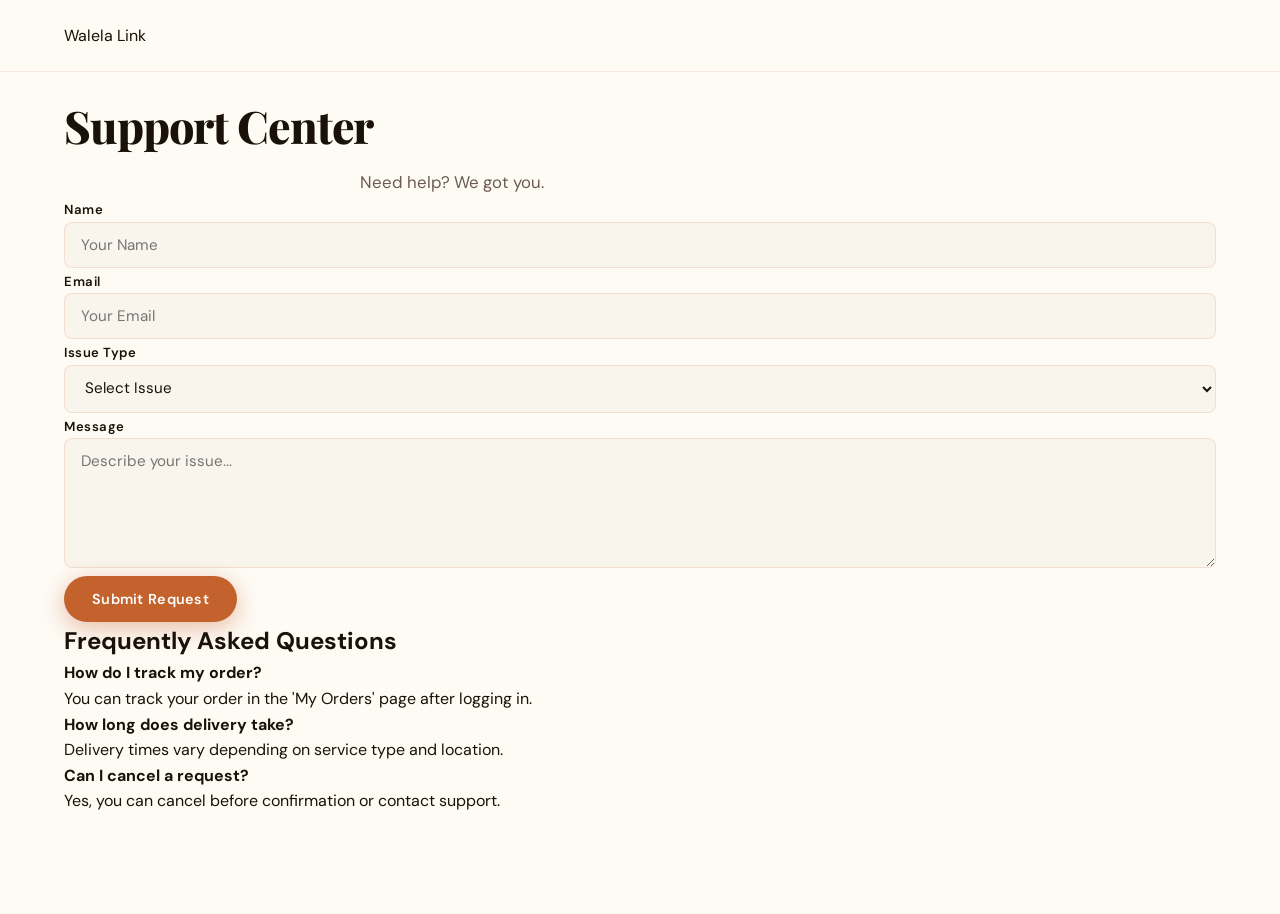
<file: src/support.html>
<!-- ===================== SUPPORT PAGE ===================== -->
<!DOCTYPE html>
<html lang="en">
<head>
  <meta charset="UTF-8" />
  <meta name="viewport" content="width=device-width, initial-scale=1.0" />
  <title>Support | Walela Link Services</title>
  <link rel="stylesheet" href="styles.css" />
</head>
<body>

<nav class="nav">
  <a href="index.html" class="nav-logo">Walela Link</a>
</nav>

<section class="section">
  <h1 class="section-title">Support Center</h1>
  <p class="section-subtitle">Need help? We got you.</p>

  <div class="support-container">

    <!-- Contact Form -->
    <form class="support-form">
      <label>Name</label>
      <input type="text" placeholder="Your Name" required />

      <label>Email</label>
      <input type="email" placeholder="Your Email" required />

      <label>Issue Type</label>
      <select required>
        <option value="">Select Issue</option>
        <option>Order Issue</option>
        <option>Payment Problem</option>
        <option>General Inquiry</option>
      </select>

      <label>Message</label>
      <textarea placeholder="Describe your issue..." rows="5" required></textarea>

      <button type="submit" class="btn-primary">Submit Request</button>
    </form>

    <!-- FAQ Section -->
    <div class="faq">
      <h2>Frequently Asked Questions</h2>

      <div class="faq-item">
        <h4>How do I track my order?</h4>
        <p>You can track your order in the 'My Orders' page after logging in.</p>
      </div>

      <div class="faq-item">
        <h4>How long does delivery take?</h4>
        <p>Delivery times vary depending on service type and location.</p>
      </div>

      <div class="faq-item">
        <h4>Can I cancel a request?</h4>
        <p>Yes, you can cancel before confirmation or contact support.</p>
      </div>

    </div>

  </div>
</section>

</body>
</html>
</file>
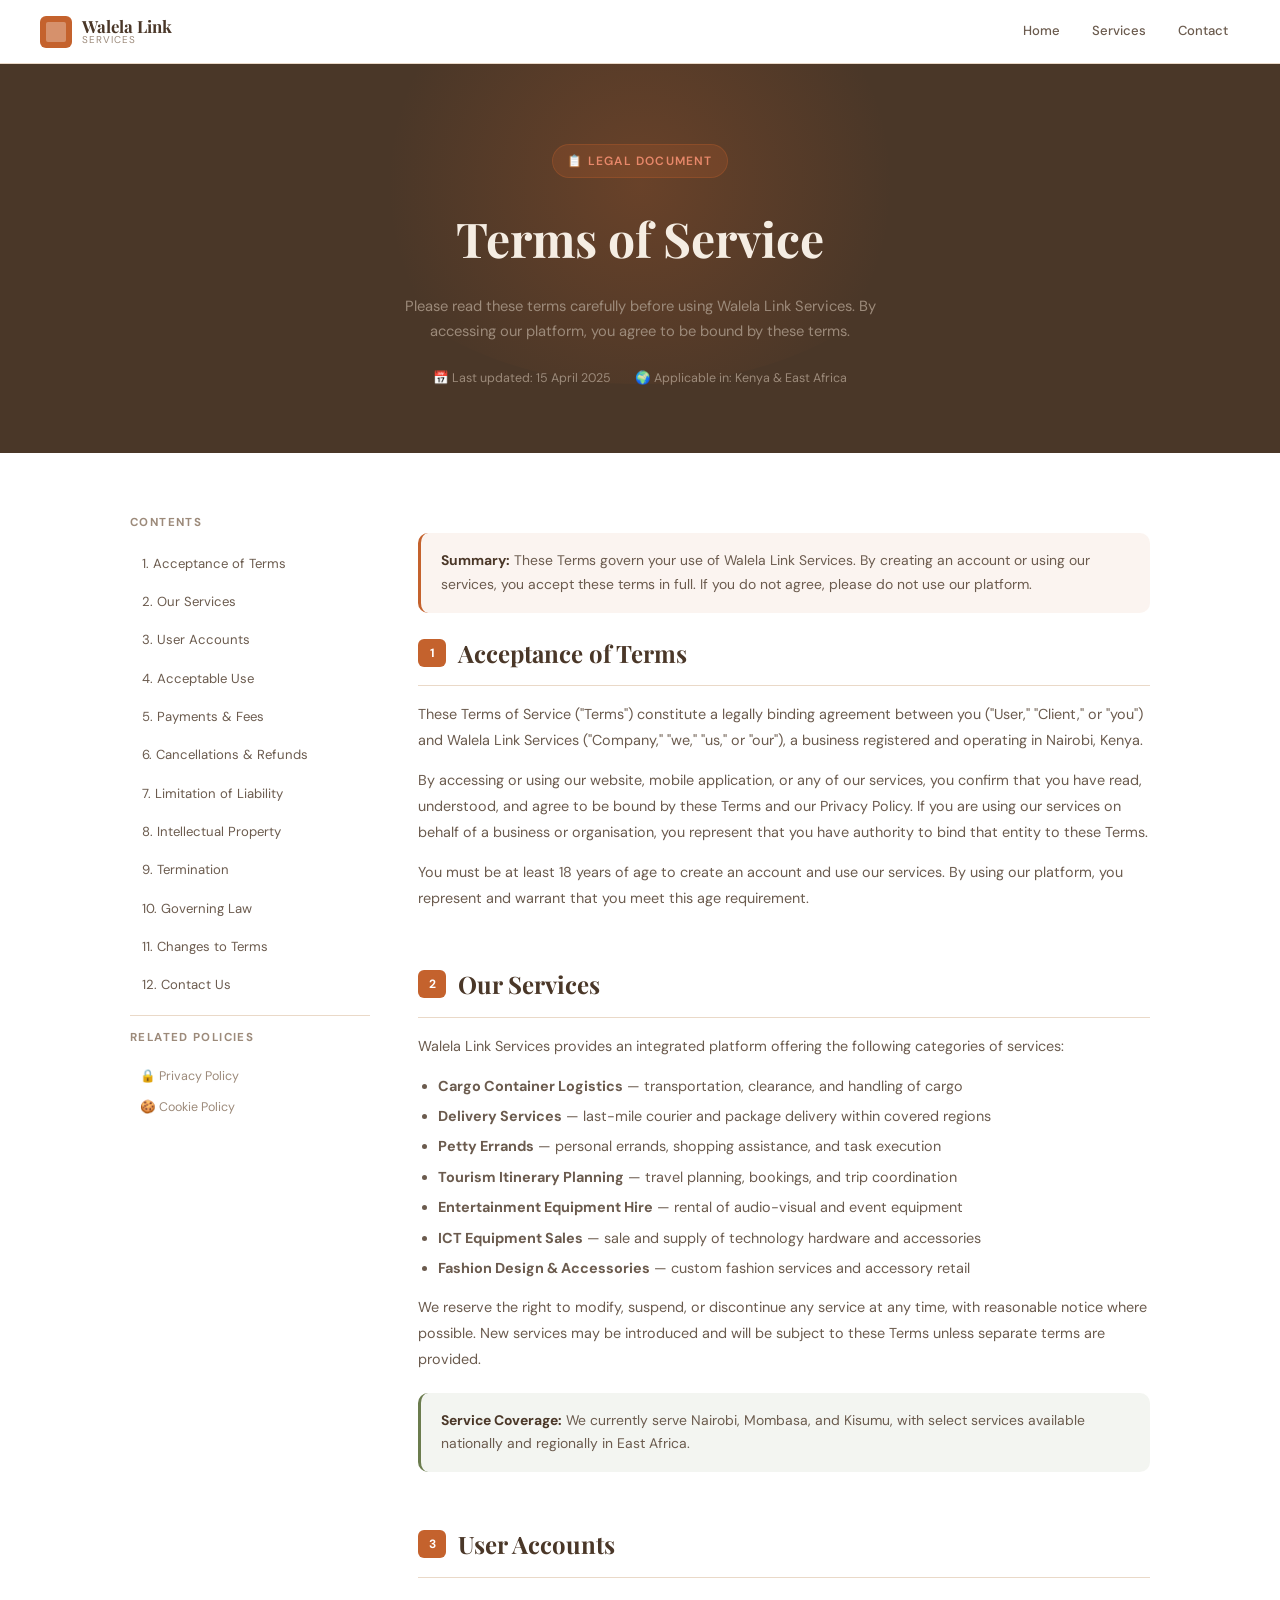
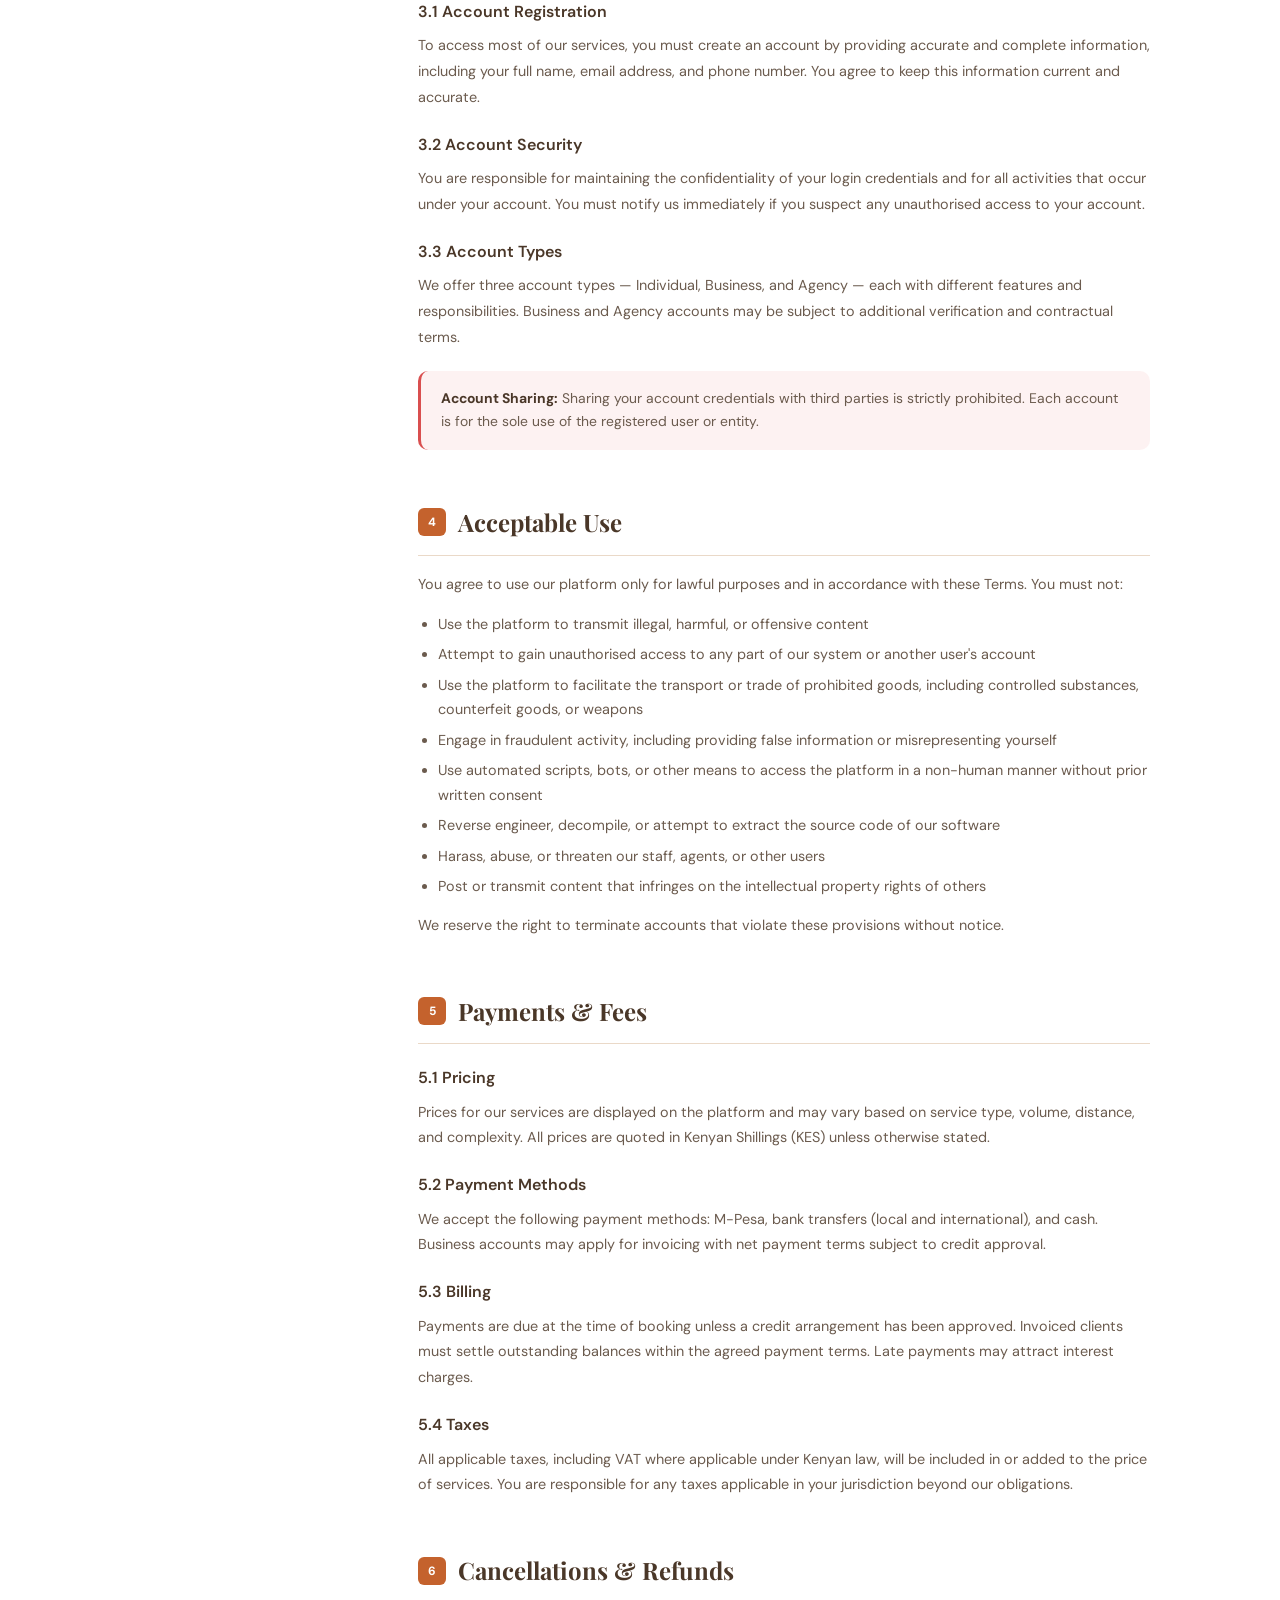
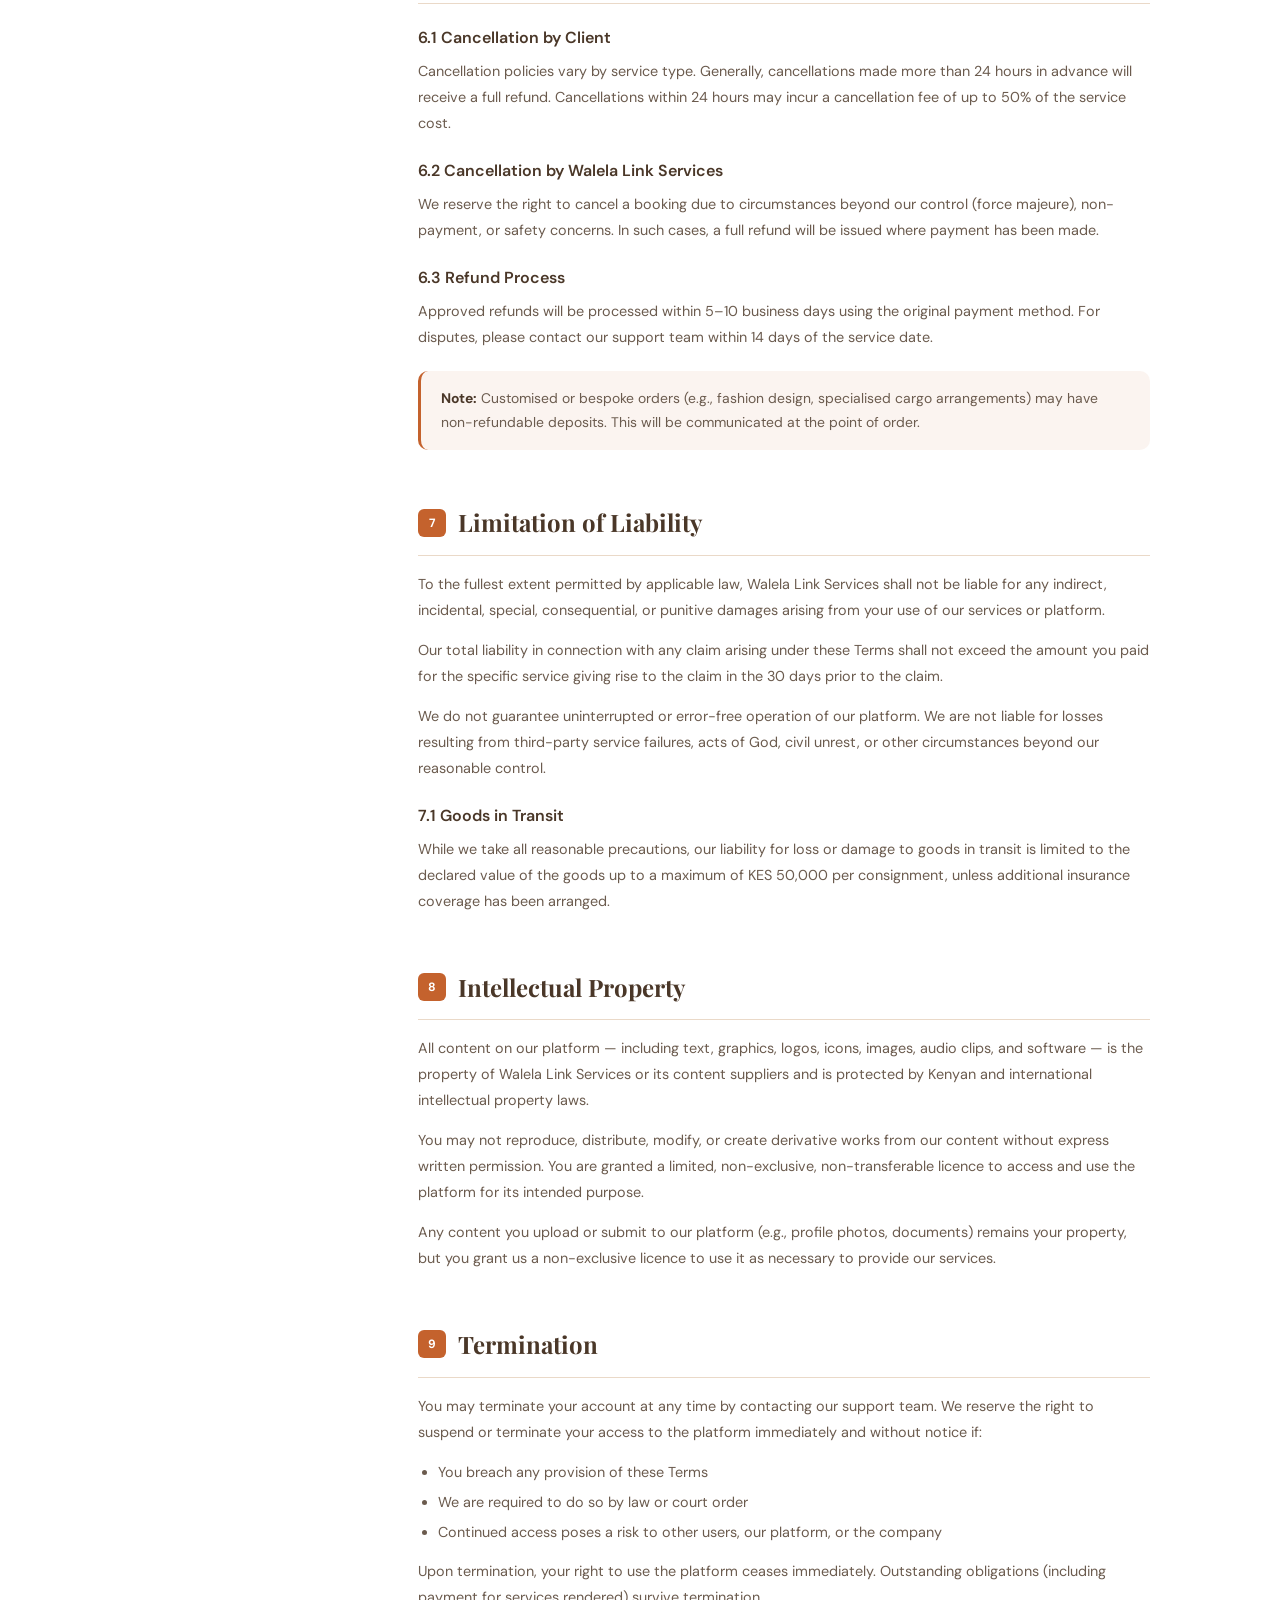
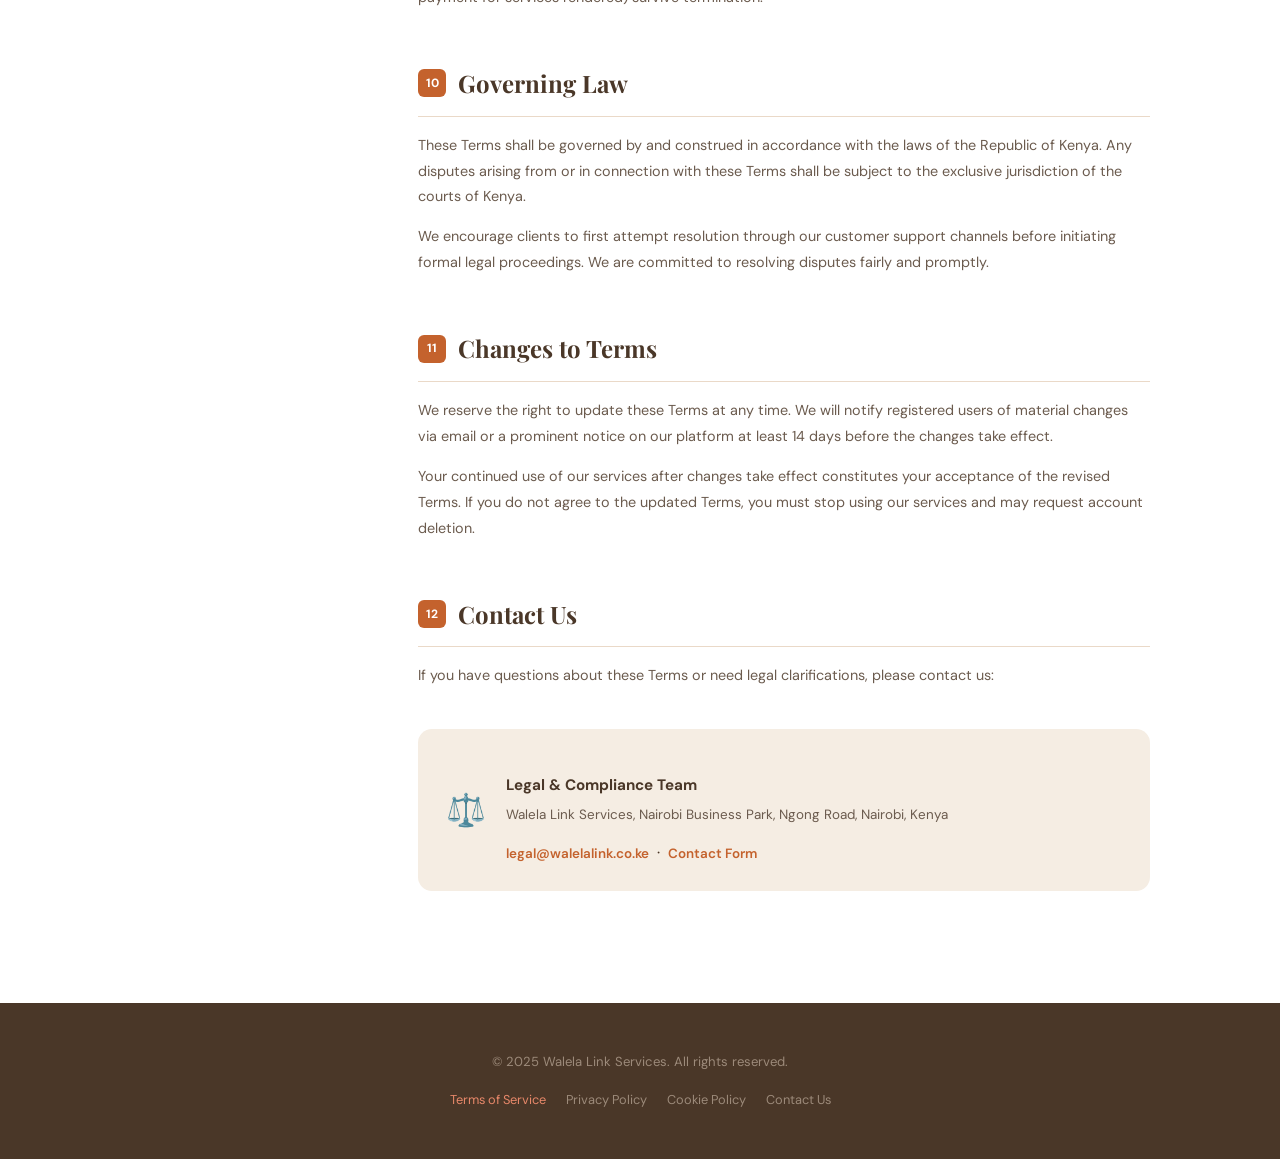
<file: src/terms.html>
<!DOCTYPE html>
<html lang="en">
<head>
  <meta charset="UTF-8" />
  <meta name="viewport" content="width=device-width, initial-scale=1.0" />
  <meta name="description" content="Walela Link Services Terms of Service — understand your rights and responsibilities when using our platform." />
  <title>Terms of Service | Walela Link Services</title>
  <link rel="preconnect" href="https://fonts.googleapis.com">
  <link rel="preconnect" href="https://fonts.gstatic.com" crossorigin>
  <link href="https://fonts.googleapis.com/css2?family=Playfair+Display:wght@400;600;700&family=DM+Sans:wght@300;400;500;600&display=swap" rel="stylesheet">
  <link rel="icon" href="data:image/svg+xml,<svg xmlns='http://www.w3.org/2000/svg' viewBox='0 0 32 32'><rect width='32' height='32' rx='4' fill='%23C4622D'/><rect x='8' y='8' width='16' height='16' rx='2' fill='white'/></svg>" />
  <style>
    *, *::before, *::after { box-sizing: border-box; margin: 0; padding: 0; }
    :root {
      --terracotta: #C4622D; --terracotta-dark: #A3501E; --terracotta-light: #E8886A;
      --sand: #F5EDE3; --sand-dark: #EAD9C8; --earth: #4A3728; --earth-mid: #6B5B4E;
      --earth-light: #9C8A7A; --white: #FFFFFF; --olive: #6B7C4E;
      --font-display: 'Playfair Display', Georgia, serif;
      --font-body: 'DM Sans', sans-serif;
    }
    html { scroll-behavior: smooth; }
    body { font-family: var(--font-body); background: var(--white); color: var(--earth); line-height: 1.7; }

    /* NAV */
    .nav {
      position: sticky; top: 0; z-index: 100;
      background: rgba(255,255,255,0.95); backdrop-filter: blur(12px);
      border-bottom: 1px solid var(--sand-dark);
      padding: 0 40px; height: 64px;
      display: flex; align-items: center; justify-content: space-between;
    }
    .nav-logo { display: flex; align-items: center; gap: 10px; text-decoration: none; }
    .logo-mark { width: 32px; height: 32px; background: var(--terracotta); border-radius: 6px; position: relative; flex-shrink: 0; }
    .logo-mark::after { content: ''; position: absolute; inset: 6px; background: rgba(255,255,255,0.3); border-radius: 2px; }
    .logo-text { font-family: var(--font-display); font-size: 1.05rem; font-weight: 700; color: var(--earth); line-height: 1.1; }
    .logo-text small { display: block; font-family: var(--font-body); font-size: 0.62rem; font-weight: 400; letter-spacing: 0.1em; text-transform: uppercase; color: var(--earth-light); }
    .nav-links { display: flex; gap: 8px; }
    .nav-links a { font-size: 0.82rem; font-weight: 500; color: var(--earth-mid); text-decoration: none; padding: 6px 12px; border-radius: 6px; transition: color 0.2s, background 0.2s; }
    .nav-links a:hover { color: var(--terracotta); background: var(--sand); }

    /* HERO */
    .doc-hero {
      background: var(--earth);
      padding: 80px 40px 64px;
      text-align: center;
      position: relative;
      overflow: hidden;
    }
    .doc-hero::before {
      content: ''; position: absolute; top: -80px; left: 50%; transform: translateX(-50%);
      width: 600px; height: 400px; border-radius: 50%;
      background: radial-gradient(circle, rgba(196,98,45,0.25) 0%, transparent 70%);
      pointer-events: none;
    }
    .doc-hero-inner { position: relative; z-index: 1; max-width: 680px; margin: 0 auto; }
    .doc-badge {
      display: inline-flex; align-items: center; gap: 8px;
      background: rgba(196,98,45,0.2); border: 1px solid rgba(196,98,45,0.3);
      color: var(--terracotta-light); font-size: 0.75rem; font-weight: 600;
      letter-spacing: 0.1em; text-transform: uppercase;
      padding: 6px 14px; border-radius: 999px; margin-bottom: 20px;
    }
    .doc-hero h1 { font-family: var(--font-display); font-size: clamp(2rem, 4vw, 3rem); font-weight: 700; color: var(--sand); margin-bottom: 14px; }
    .doc-hero p { font-size: 0.92rem; color: var(--earth-light); max-width: 520px; margin: 0 auto 24px; }
    .doc-meta { display: flex; justify-content: center; gap: 24px; font-size: 0.78rem; color: var(--earth-light); }
    .doc-meta span { display: flex; align-items: center; gap: 6px; }

    /* LAYOUT */
    .doc-layout {
      max-width: 1100px; margin: 0 auto;
      display: grid; grid-template-columns: 240px 1fr;
      gap: 48px; padding: 60px 40px;
    }

    /* SIDEBAR TOC */
    .toc { position: sticky; top: 84px; align-self: start; }
    .toc-title { font-size: 0.72rem; font-weight: 700; letter-spacing: 0.12em; text-transform: uppercase; color: var(--earth-light); margin-bottom: 14px; }
    .toc-list { list-style: none; }
    .toc-list li { margin-bottom: 4px; }
    .toc-list a {
      display: block; font-size: 0.82rem; color: var(--earth-mid); text-decoration: none;
      padding: 6px 10px; border-radius: 6px; border-left: 2px solid transparent;
      transition: all 0.2s;
    }
    .toc-list a:hover, .toc-list a.active { color: var(--terracotta); border-left-color: var(--terracotta); background: rgba(196,98,45,0.06); }
    .toc-divider { height: 1px; background: var(--sand-dark); margin: 12px 0; }
    .toc-policy-links a {
      display: flex; align-items: center; gap: 6px;
      font-size: 0.78rem; color: var(--earth-light); text-decoration: none;
      padding: 5px 10px; border-radius: 6px; transition: color 0.2s;
    }
    .toc-policy-links a:hover { color: var(--terracotta); }

    /* CONTENT */
    .doc-content { min-width: 0; }

    .doc-section { margin-bottom: 52px; scroll-margin-top: 90px; }
    .doc-section h2 {
      font-family: var(--font-display); font-size: 1.5rem; font-weight: 700;
      color: var(--earth); margin-bottom: 16px; padding-bottom: 12px;
      border-bottom: 1.5px solid var(--sand-dark);
      display: flex; align-items: center; gap: 12px;
    }
    .doc-section h2 .sec-num {
      display: inline-flex; align-items: center; justify-content: center;
      width: 28px; height: 28px; border-radius: 6px;
      background: var(--terracotta); color: white; font-family: var(--font-body);
      font-size: 0.75rem; font-weight: 700; flex-shrink: 0;
    }
    .doc-section h3 { font-size: 1rem; font-weight: 600; color: var(--earth); margin: 20px 0 8px; }
    .doc-section p { font-size: 0.9rem; color: var(--earth-mid); margin-bottom: 14px; line-height: 1.8; }
    .doc-section ul, .doc-section ol { padding-left: 20px; margin-bottom: 14px; }
    .doc-section li { font-size: 0.9rem; color: var(--earth-mid); margin-bottom: 6px; line-height: 1.7; }

    /* Info boxes */
    .info-box {
      padding: 16px 20px; border-radius: 10px; margin: 20px 0;
      font-size: 0.87rem; line-height: 1.7;
    }
    .info-box.note { background: rgba(196,98,45,0.07); border-left: 3px solid var(--terracotta); color: var(--earth-mid); }
    .info-box.warning { background: rgba(217,79,79,0.07); border-left: 3px solid #D94F4F; color: var(--earth-mid); }
    .info-box.tip { background: rgba(107,124,78,0.08); border-left: 3px solid var(--olive); color: var(--earth-mid); }
    .info-box strong { color: var(--earth); }

    /* Contact card */
    .contact-card {
      background: var(--sand); border-radius: 14px; padding: 24px 28px; margin-top: 40px;
      display: flex; align-items: center; gap: 20px;
    }
    .contact-card-icon { font-size: 2rem; flex-shrink: 0; }
    .contact-card h3 { font-size: 0.95rem; font-weight: 700; color: var(--earth); margin-bottom: 4px; }
    .contact-card p { font-size: 0.84rem; color: var(--earth-mid); margin: 0 0 12px; }
    .contact-card a { color: var(--terracotta); font-weight: 600; text-decoration: none; font-size: 0.84rem; }
    .contact-card a:hover { text-decoration: underline; }

    /* Footer */
    .doc-footer { background: var(--earth); padding: 48px 40px; text-align: center; }
    .doc-footer p { font-size: 0.82rem; color: var(--earth-light); margin-bottom: 16px; }
    .footer-policy-links { display: flex; justify-content: center; gap: 20px; flex-wrap: wrap; }
    .footer-policy-links a { font-size: 0.8rem; color: var(--earth-light); text-decoration: none; transition: color 0.2s; }
    .footer-policy-links a:hover, .footer-policy-links a.current { color: var(--terracotta-light); }

    @media (max-width: 860px) {
      .doc-layout { grid-template-columns: 1fr; padding: 40px 20px; }
      .toc { position: static; background: var(--sand); border-radius: 12px; padding: 20px; margin-bottom: 8px; }
      .nav { padding: 0 20px; }
      .doc-hero { padding: 60px 20px 48px; }
    }
  </style>
</head>
<body>

<nav class="nav">
  <a href="index.html" class="nav-logo">
    <div class="logo-mark"></div>
    <div class="logo-text">Walela Link <small>Services</small></div>
  </a>
  <div class="nav-links">
    <a href="index.html">Home</a>
    <a href="services.html">Services</a>
    <a href="contact.html">Contact</a>
  </div>
</nav>

<div class="doc-hero">
  <div class="doc-hero-inner">
    <div class="doc-badge">📋 Legal Document</div>
    <h1>Terms of Service</h1>
    <p>Please read these terms carefully before using Walela Link Services. By accessing our platform, you agree to be bound by these terms.</p>
    <div class="doc-meta">
      <span>📅 Last updated: 15 April 2025</span>
      <span>🌍 Applicable in: Kenya & East Africa</span>
    </div>
  </div>
</div>

<div class="doc-layout">

  <!-- TOC Sidebar -->
  <aside class="toc">
    <div class="toc-title">Contents</div>
    <ul class="toc-list">
      <li><a href="#acceptance">1. Acceptance of Terms</a></li>
      <li><a href="#services">2. Our Services</a></li>
      <li><a href="#accounts">3. User Accounts</a></li>
      <li><a href="#conduct">4. Acceptable Use</a></li>
      <li><a href="#payments">5. Payments & Fees</a></li>
      <li><a href="#cancellation">6. Cancellations & Refunds</a></li>
      <li><a href="#liability">7. Limitation of Liability</a></li>
      <li><a href="#ip">8. Intellectual Property</a></li>
      <li><a href="#termination">9. Termination</a></li>
      <li><a href="#governing">10. Governing Law</a></li>
      <li><a href="#changes">11. Changes to Terms</a></li>
      <li><a href="#contact-legal">12. Contact Us</a></li>
    </ul>
    <div class="toc-divider"></div>
    <div class="toc-title">Related Policies</div>
    <div class="toc-policy-links">
      <a href="privacy.html">🔒 Privacy Policy</a>
      <a href="cookies.html">🍪 Cookie Policy</a>
    </div>
  </aside>

  <!-- Content -->
  <article class="doc-content">

    <div class="info-box note">
      <strong>Summary:</strong> These Terms govern your use of Walela Link Services. By creating an account or using our services, you accept these terms in full. If you do not agree, please do not use our platform.
    </div>

    <div class="doc-section" id="acceptance">
      <h2><span class="sec-num">1</span>Acceptance of Terms</h2>
      <p>These Terms of Service ("Terms") constitute a legally binding agreement between you ("User," "Client," or "you") and Walela Link Services ("Company," "we," "us," or "our"), a business registered and operating in Nairobi, Kenya.</p>
      <p>By accessing or using our website, mobile application, or any of our services, you confirm that you have read, understood, and agree to be bound by these Terms and our Privacy Policy. If you are using our services on behalf of a business or organisation, you represent that you have authority to bind that entity to these Terms.</p>
      <p>You must be at least 18 years of age to create an account and use our services. By using our platform, you represent and warrant that you meet this age requirement.</p>
    </div>

    <div class="doc-section" id="services">
      <h2><span class="sec-num">2</span>Our Services</h2>
      <p>Walela Link Services provides an integrated platform offering the following categories of services:</p>
      <ul>
        <li><strong>Cargo Container Logistics</strong> — transportation, clearance, and handling of cargo</li>
        <li><strong>Delivery Services</strong> — last-mile courier and package delivery within covered regions</li>
        <li><strong>Petty Errands</strong> — personal errands, shopping assistance, and task execution</li>
        <li><strong>Tourism Itinerary Planning</strong> — travel planning, bookings, and trip coordination</li>
        <li><strong>Entertainment Equipment Hire</strong> — rental of audio-visual and event equipment</li>
        <li><strong>ICT Equipment Sales</strong> — sale and supply of technology hardware and accessories</li>
        <li><strong>Fashion Design & Accessories</strong> — custom fashion services and accessory retail</li>
      </ul>
      <p>We reserve the right to modify, suspend, or discontinue any service at any time, with reasonable notice where possible. New services may be introduced and will be subject to these Terms unless separate terms are provided.</p>
      <div class="info-box tip">
        <strong>Service Coverage:</strong> We currently serve Nairobi, Mombasa, and Kisumu, with select services available nationally and regionally in East Africa.
      </div>
    </div>

    <div class="doc-section" id="accounts">
      <h2><span class="sec-num">3</span>User Accounts</h2>
      <h3>3.1 Account Registration</h3>
      <p>To access most of our services, you must create an account by providing accurate and complete information, including your full name, email address, and phone number. You agree to keep this information current and accurate.</p>
      <h3>3.2 Account Security</h3>
      <p>You are responsible for maintaining the confidentiality of your login credentials and for all activities that occur under your account. You must notify us immediately if you suspect any unauthorised access to your account.</p>
      <h3>3.3 Account Types</h3>
      <p>We offer three account types — Individual, Business, and Agency — each with different features and responsibilities. Business and Agency accounts may be subject to additional verification and contractual terms.</p>
      <div class="info-box warning">
        <strong>Account Sharing:</strong> Sharing your account credentials with third parties is strictly prohibited. Each account is for the sole use of the registered user or entity.
      </div>
    </div>

    <div class="doc-section" id="conduct">
      <h2><span class="sec-num">4</span>Acceptable Use</h2>
      <p>You agree to use our platform only for lawful purposes and in accordance with these Terms. You must not:</p>
      <ul>
        <li>Use the platform to transmit illegal, harmful, or offensive content</li>
        <li>Attempt to gain unauthorised access to any part of our system or another user's account</li>
        <li>Use the platform to facilitate the transport or trade of prohibited goods, including controlled substances, counterfeit goods, or weapons</li>
        <li>Engage in fraudulent activity, including providing false information or misrepresenting yourself</li>
        <li>Use automated scripts, bots, or other means to access the platform in a non-human manner without prior written consent</li>
        <li>Reverse engineer, decompile, or attempt to extract the source code of our software</li>
        <li>Harass, abuse, or threaten our staff, agents, or other users</li>
        <li>Post or transmit content that infringes on the intellectual property rights of others</li>
      </ul>
      <p>We reserve the right to terminate accounts that violate these provisions without notice.</p>
    </div>

    <div class="doc-section" id="payments">
      <h2><span class="sec-num">5</span>Payments & Fees</h2>
      <h3>5.1 Pricing</h3>
      <p>Prices for our services are displayed on the platform and may vary based on service type, volume, distance, and complexity. All prices are quoted in Kenyan Shillings (KES) unless otherwise stated.</p>
      <h3>5.2 Payment Methods</h3>
      <p>We accept the following payment methods: M-Pesa, bank transfers (local and international), and cash. Business accounts may apply for invoicing with net payment terms subject to credit approval.</p>
      <h3>5.3 Billing</h3>
      <p>Payments are due at the time of booking unless a credit arrangement has been approved. Invoiced clients must settle outstanding balances within the agreed payment terms. Late payments may attract interest charges.</p>
      <h3>5.4 Taxes</h3>
      <p>All applicable taxes, including VAT where applicable under Kenyan law, will be included in or added to the price of services. You are responsible for any taxes applicable in your jurisdiction beyond our obligations.</p>
    </div>

    <div class="doc-section" id="cancellation">
      <h2><span class="sec-num">6</span>Cancellations & Refunds</h2>
      <h3>6.1 Cancellation by Client</h3>
      <p>Cancellation policies vary by service type. Generally, cancellations made more than 24 hours in advance will receive a full refund. Cancellations within 24 hours may incur a cancellation fee of up to 50% of the service cost.</p>
      <h3>6.2 Cancellation by Walela Link Services</h3>
      <p>We reserve the right to cancel a booking due to circumstances beyond our control (force majeure), non-payment, or safety concerns. In such cases, a full refund will be issued where payment has been made.</p>
      <h3>6.3 Refund Process</h3>
      <p>Approved refunds will be processed within 5–10 business days using the original payment method. For disputes, please contact our support team within 14 days of the service date.</p>
      <div class="info-box note">
        <strong>Note:</strong> Customised or bespoke orders (e.g., fashion design, specialised cargo arrangements) may have non-refundable deposits. This will be communicated at the point of order.
      </div>
    </div>

    <div class="doc-section" id="liability">
      <h2><span class="sec-num">7</span>Limitation of Liability</h2>
      <p>To the fullest extent permitted by applicable law, Walela Link Services shall not be liable for any indirect, incidental, special, consequential, or punitive damages arising from your use of our services or platform.</p>
      <p>Our total liability in connection with any claim arising under these Terms shall not exceed the amount you paid for the specific service giving rise to the claim in the 30 days prior to the claim.</p>
      <p>We do not guarantee uninterrupted or error-free operation of our platform. We are not liable for losses resulting from third-party service failures, acts of God, civil unrest, or other circumstances beyond our reasonable control.</p>
      <h3>7.1 Goods in Transit</h3>
      <p>While we take all reasonable precautions, our liability for loss or damage to goods in transit is limited to the declared value of the goods up to a maximum of KES 50,000 per consignment, unless additional insurance coverage has been arranged.</p>
    </div>

    <div class="doc-section" id="ip">
      <h2><span class="sec-num">8</span>Intellectual Property</h2>
      <p>All content on our platform — including text, graphics, logos, icons, images, audio clips, and software — is the property of Walela Link Services or its content suppliers and is protected by Kenyan and international intellectual property laws.</p>
      <p>You may not reproduce, distribute, modify, or create derivative works from our content without express written permission. You are granted a limited, non-exclusive, non-transferable licence to access and use the platform for its intended purpose.</p>
      <p>Any content you upload or submit to our platform (e.g., profile photos, documents) remains your property, but you grant us a non-exclusive licence to use it as necessary to provide our services.</p>
    </div>

    <div class="doc-section" id="termination">
      <h2><span class="sec-num">9</span>Termination</h2>
      <p>You may terminate your account at any time by contacting our support team. We reserve the right to suspend or terminate your access to the platform immediately and without notice if:</p>
      <ul>
        <li>You breach any provision of these Terms</li>
        <li>We are required to do so by law or court order</li>
        <li>Continued access poses a risk to other users, our platform, or the company</li>
      </ul>
      <p>Upon termination, your right to use the platform ceases immediately. Outstanding obligations (including payment for services rendered) survive termination.</p>
    </div>

    <div class="doc-section" id="governing">
      <h2><span class="sec-num">10</span>Governing Law</h2>
      <p>These Terms shall be governed by and construed in accordance with the laws of the Republic of Kenya. Any disputes arising from or in connection with these Terms shall be subject to the exclusive jurisdiction of the courts of Kenya.</p>
      <p>We encourage clients to first attempt resolution through our customer support channels before initiating formal legal proceedings. We are committed to resolving disputes fairly and promptly.</p>
    </div>

    <div class="doc-section" id="changes">
      <h2><span class="sec-num">11</span>Changes to Terms</h2>
      <p>We reserve the right to update these Terms at any time. We will notify registered users of material changes via email or a prominent notice on our platform at least 14 days before the changes take effect.</p>
      <p>Your continued use of our services after changes take effect constitutes your acceptance of the revised Terms. If you do not agree to the updated Terms, you must stop using our services and may request account deletion.</p>
    </div>

    <div class="doc-section" id="contact-legal">
      <h2><span class="sec-num">12</span>Contact Us</h2>
      <p>If you have questions about these Terms or need legal clarifications, please contact us:</p>

      <div class="contact-card">
        <div class="contact-card-icon">⚖️</div>
        <div>
          <h3>Legal & Compliance Team</h3>
          <p>Walela Link Services, Nairobi Business Park, Ngong Road, Nairobi, Kenya</p>
          <a href="mailto:legal@walelalink.co.ke">legal@walelalink.co.ke</a> &nbsp;·&nbsp;
          <a href="contact.html">Contact Form</a>
        </div>
      </div>
    </div>

  </article>
</div>

<footer class="doc-footer">
  <p>© 2025 Walela Link Services. All rights reserved.</p>
  <div class="footer-policy-links">
    <a href="terms.html" class="current">Terms of Service</a>
    <a href="privacy.html">Privacy Policy</a>
    <a href="cookies.html">Cookie Policy</a>
    <a href="contact.html">Contact Us</a>
  </div>
</footer>

<script>
  // Highlight active TOC item on scroll
  const sections = document.querySelectorAll('.doc-section');
  const tocLinks = document.querySelectorAll('.toc-list a');
  window.addEventListener('scroll', () => {
    let current = '';
    sections.forEach(s => {
      if (window.scrollY >= s.offsetTop - 120) current = s.id;
    });
    tocLinks.forEach(a => {
      a.classList.toggle('active', a.getAttribute('href') === '#' + current);
    });
  });
</script>
</body>
</html>
</file>
<file: src/styles.css>
/* ============================================================
   WALELA LINK SERVICES — Global Stylesheet
   Aesthetic: East African Modern — warm terracotta earth tones,
   bold geometric patterns inspired by Kenyan textiles,
   editorial typography with strong spatial rhythm
   ============================================================ */

@import url('https://fonts.googleapis.com/css2?family=Playfair+Display:wght@400;700;900&family=DM+Sans:wght@300;400;500;600&family=Space+Mono:wght@400;700&display=swap');

/* ─── CSS Variables ─────────────────────────────────────── */
:root {
  --terracotta:   #C4622D;
  --deep-amber:   #E8892B;
  --earth-dark:   #1A1208;
  --earth-mid:    #2E1F0E;
  --earth-warm:   #3D2B1A;
  --sand:         #F2E4C8;
  --sand-light:   #FAF5EC;
  --ivory:        #FEFBF5;
  --olive:        #5C6B3A;
  --teal-accent:  #1E7A6E;
  --gold:         #D4A843;
  --white:        #FFFFFF;

  --font-display: 'Playfair Display', Georgia, serif;
  --font-body:    'DM Sans', sans-serif;
  --font-mono:    'Space Mono', monospace;

  --radius-sm:    4px;
  --radius-md:    8px;
  --radius-lg:    16px;
  --radius-pill:  999px;

  --shadow-soft:  0 4px 24px rgba(26,18,8,0.10);
  --shadow-card:  0 8px 40px rgba(26,18,8,0.14);
  --shadow-lift:  0 16px 56px rgba(26,18,8,0.20);

  --transition:   0.3s cubic-bezier(0.4, 0, 0.2, 1);
  --transition-slow: 0.6s cubic-bezier(0.4, 0, 0.2, 1);
}

/* ─── Reset & Base ──────────────────────────────────────── */
*, *::before, *::after { box-sizing: border-box; margin: 0; padding: 0; }

html {
  font-size: 16px;
  scroll-behavior: smooth;
  -webkit-font-smoothing: antialiased;
}

body {
  font-family: var(--font-body);
  background-color: var(--ivory);
  color: var(--earth-dark);
  line-height: 1.6;
  overflow-x: hidden;
}

img { max-width: 100%; display: block; }
a  { text-decoration: none; color: inherit; }
ul { list-style: none; }
button { cursor: pointer; border: none; background: none; font-family: inherit; }

/* ─── Selection ─────────────────────────────────────────── */
::selection { background: var(--terracotta); color: var(--white); }

/* ─── Scrollbar ─────────────────────────────────────────── */
::-webkit-scrollbar { width: 6px; }
::-webkit-scrollbar-track { background: var(--sand); }
::-webkit-scrollbar-thumb { background: var(--terracotta); border-radius: 3px; }

/* ═══════════════════════════════════════════════════════════
   NAVIGATION
═══════════════════════════════════════════════════════════ */
.nav {
  position: fixed;
  top: 0; left: 0; right: 0;
  z-index: 1000;
  padding: 0 5%;
  display: flex;
  align-items: center;
  justify-content: space-between;
  height: 72px;
  background: rgba(254,251,245,0.92);
  backdrop-filter: blur(16px);
  -webkit-backdrop-filter: blur(16px);
  border-bottom: 1px solid rgba(196,98,45,0.12);
  transition: box-shadow var(--transition);
}

.nav.scrolled { box-shadow: var(--shadow-soft); }

.nav-logo {
  display: flex;
  align-items: center;
  gap: 10px;
}

.nav-logo-mark {
  width: 40px; height: 40px;
  background: var(--terracotta);
  border-radius: var(--radius-sm);
  display: flex; align-items: center; justify-content: center;
  transform: rotate(45deg);
  flex-shrink: 0;
}

.nav-logo-mark span {
  display: block;
  width: 18px; height: 18px;
  background: var(--white);
  border-radius: 2px;
  transform: rotate(0deg);
}

.nav-logo-text {
  font-family: var(--font-display);
  font-size: 1.25rem;
  font-weight: 700;
  color: var(--earth-dark);
  letter-spacing: -0.02em;
  line-height: 1.1;
}

.nav-logo-text small {
  display: block;
  font-family: var(--font-body);
  font-size: 0.62rem;
  font-weight: 500;
  letter-spacing: 0.14em;
  text-transform: uppercase;
  color: var(--terracotta);
}

.nav-links {
  display: flex;
  align-items: center;
  gap: 36px;
}

.nav-links a {
  font-size: 0.875rem;
  font-weight: 500;
  color: var(--earth-warm);
  letter-spacing: 0.02em;
  position: relative;
  transition: color var(--transition);
}

.nav-links a::after {
  content: '';
  position: absolute;
  bottom: -4px; left: 0;
  width: 0; height: 2px;
  background: var(--terracotta);
  transition: width var(--transition);
  border-radius: 1px;
}

.nav-links a:hover,
.nav-links a.active { color: var(--terracotta); }
.nav-links a:hover::after,
.nav-links a.active::after { width: 100%; }

.nav-cta {
  display: flex;
  align-items: center;
  gap: 12px;
}

.btn-nav-login {
  font-size: 0.875rem;
  font-weight: 500;
  color: var(--earth-warm);
  padding: 8px 18px;
  border: 1.5px solid rgba(196,98,45,0.3);
  border-radius: var(--radius-pill);
  transition: all var(--transition);
}

.btn-nav-login:hover {
  border-color: var(--terracotta);
  color: var(--terracotta);
}

.btn-nav-signup {
  font-size: 0.875rem;
  font-weight: 600;
  color: var(--white);
  background: var(--terracotta);
  padding: 8px 20px;
  border-radius: var(--radius-pill);
  transition: all var(--transition);
  box-shadow: 0 4px 14px rgba(196,98,45,0.35);
}

.btn-nav-signup:hover {
  background: var(--earth-mid);
  box-shadow: 0 6px 20px rgba(196,98,45,0.45);
  transform: translateY(-1px);
}

/* Hamburger */
.nav-hamburger {
  display: none;
  flex-direction: column;
  gap: 5px;
  padding: 8px;
  cursor: pointer;
}

.nav-hamburger span {
  display: block;
  width: 24px; height: 2px;
  background: var(--earth-dark);
  border-radius: 2px;
  transition: all var(--transition);
}

/* ─── Mobile Nav ────────────────────────────────────────── */
.nav-mobile {
  display: none;
  position: fixed;
  top: 72px; left: 0; right: 0;
  background: var(--ivory);
  padding: 24px 5% 32px;
  border-bottom: 1px solid rgba(196,98,45,0.12);
  z-index: 999;
  flex-direction: column;
  gap: 4px;
  box-shadow: var(--shadow-card);
}

.nav-mobile.open { display: flex; }

.nav-mobile a {
  font-size: 1rem;
  font-weight: 500;
  color: var(--earth-dark);
  padding: 10px 0;
  border-bottom: 1px solid rgba(196,98,45,0.08);
  transition: color var(--transition);
}

.nav-mobile a:hover { color: var(--terracotta); }

.nav-mobile .mobile-cta {
  display: flex; gap: 12px;
  margin-top: 16px;
}

.nav-mobile .mobile-cta a {
  border: none;
  padding: 0;
  flex: 1;
  text-align: center;
  padding: 12px;
  border-radius: var(--radius-md);
  font-weight: 600;
}

.nav-mobile .mobile-cta .m-login {
  background: var(--sand);
  color: var(--earth-dark);
}

.nav-mobile .mobile-cta .m-signup {
  background: var(--terracotta);
  color: var(--white);
}

/* ═══════════════════════════════════════════════════════════
   HERO SECTION
═══════════════════════════════════════════════════════════ */
.hero {
  min-height: 100vh;
  padding-top: 72px;
  background: var(--earth-dark);
  position: relative;
  display: flex;
  align-items: center;
  overflow: hidden;
}

.hero-bg-pattern {
  position: absolute;
  inset: 0;
  background-image:
    repeating-linear-gradient(
      45deg,
      transparent,
      transparent 40px,
      rgba(196,98,45,0.05) 40px,
      rgba(196,98,45,0.05) 41px
    ),
    repeating-linear-gradient(
      -45deg,
      transparent,
      transparent 40px,
      rgba(212,168,67,0.04) 40px,
      rgba(212,168,67,0.04) 41px
    );
}

.hero-glow {
  position: absolute;
  width: 700px; height: 700px;
  border-radius: 50%;
  background: radial-gradient(circle, rgba(196,98,45,0.25) 0%, transparent 70%);
  top: -200px; right: -100px;
  pointer-events: none;
}

.hero-glow-2 {
  position: absolute;
  width: 500px; height: 500px;
  border-radius: 50%;
  background: radial-gradient(circle, rgba(30,122,110,0.15) 0%, transparent 70%);
  bottom: -100px; left: -50px;
  pointer-events: none;
}

.hero-inner {
  position: relative;
  z-index: 1;
  width: 100%;
  max-width: 1300px;
  margin: 0 auto;
  padding: 80px 5%;
  display: grid;
  grid-template-columns: 1fr 1fr;
  gap: 60px;
  align-items: center;
}

.hero-eyebrow {
  display: inline-flex;
  align-items: center;
  gap: 8px;
  font-family: var(--font-mono);
  font-size: 0.72rem;
  letter-spacing: 0.18em;
  text-transform: uppercase;
  color: var(--deep-amber);
  margin-bottom: 24px;
}

.hero-eyebrow::before {
  content: '';
  display: block;
  width: 32px; height: 1px;
  background: var(--deep-amber);
}

.hero-heading {
  font-family: var(--font-display);
  font-size: clamp(3rem, 5vw, 5rem);
  font-weight: 900;
  color: var(--sand-light);
  line-height: 1.05;
  letter-spacing: -0.03em;
  margin-bottom: 24px;
}

.hero-heading em {
  font-style: normal;
  color: var(--terracotta);
  position: relative;
}

.hero-heading em::after {
  content: '';
  position: absolute;
  left: 0; bottom: 4px;
  width: 100%; height: 3px;
  background: var(--deep-amber);
  opacity: 0.6;
  border-radius: 2px;
}

.hero-subtext {
  font-size: 1.1rem;
  color: rgba(242,228,200,0.7);
  line-height: 1.7;
  margin-bottom: 40px;
  max-width: 480px;
}

.hero-actions {
  display: flex;
  align-items: center;
  gap: 16px;
  flex-wrap: wrap;
}

.btn-primary {
  display: inline-flex;
  align-items: center;
  gap: 8px;
  font-size: 0.9rem;
  font-weight: 600;
  color: var(--white);
  background: var(--terracotta);
  padding: 14px 28px;
  border-radius: var(--radius-pill);
  transition: all var(--transition);
  box-shadow: 0 6px 24px rgba(196,98,45,0.4);
  letter-spacing: 0.02em;
}

.btn-primary:hover {
  background: var(--deep-amber);
  box-shadow: 0 8px 32px rgba(196,98,45,0.5);
  transform: translateY(-2px);
}

.btn-secondary {
  display: inline-flex;
  align-items: center;
  gap: 8px;
  font-size: 0.9rem;
  font-weight: 500;
  color: var(--sand);
  border: 1.5px solid rgba(242,228,200,0.3);
  padding: 13px 28px;
  border-radius: var(--radius-pill);
  transition: all var(--transition);
  letter-spacing: 0.02em;
}

.btn-secondary:hover {
  border-color: var(--sand);
  background: rgba(242,228,200,0.08);
  transform: translateY(-2px);
}

.hero-stats {
  display: flex;
  gap: 40px;
  margin-top: 56px;
  padding-top: 40px;
  border-top: 1px solid rgba(242,228,200,0.1);
}

.hero-stat-num {
  font-family: var(--font-display);
  font-size: 2rem;
  font-weight: 700;
  color: var(--sand-light);
  line-height: 1;
}

.hero-stat-label {
  font-size: 0.78rem;
  color: rgba(242,228,200,0.5);
  letter-spacing: 0.06em;
  text-transform: uppercase;
  margin-top: 4px;
}

/* Hero Visual */
.hero-visual {
  position: relative;
  display: flex;
  align-items: center;
  justify-content: center;
}

.hero-card-stack {
  position: relative;
  width: 100%;
  max-width: 460px;
}

.hero-card {
  background: rgba(255,255,255,0.05);
  border: 1px solid rgba(242,228,200,0.12);
  border-radius: var(--radius-lg);
  padding: 24px;
  backdrop-filter: blur(8px);
  transition: transform var(--transition-slow);
}

.hero-card-main {
  position: relative;
  z-index: 3;
}

.hero-card-back1 {
  position: absolute;
  inset: -12px -8px;
  z-index: 2;
  background: rgba(196,98,45,0.12);
  border: 1px solid rgba(196,98,45,0.2);
  border-radius: var(--radius-lg);
  transform: rotate(-2deg);
}

.hero-card-back2 {
  position: absolute;
  inset: -20px -16px;
  z-index: 1;
  background: rgba(30,122,110,0.08);
  border: 1px solid rgba(30,122,110,0.15);
  border-radius: var(--radius-lg);
  transform: rotate(2.5deg);
}

.hero-card-icon {
  width: 52px; height: 52px;
  background: var(--terracotta);
  border-radius: var(--radius-md);
  display: flex; align-items: center; justify-content: center;
  margin-bottom: 20px;
  font-size: 1.5rem;
}

.hero-card-title {
  font-family: var(--font-display);
  font-size: 1.3rem;
  font-weight: 700;
  color: var(--sand-light);
  margin-bottom: 8px;
}

.hero-card-desc {
  font-size: 0.875rem;
  color: rgba(242,228,200,0.6);
  line-height: 1.6;
  margin-bottom: 20px;
}

.hero-card-tags {
  display: flex;
  gap: 8px;
  flex-wrap: wrap;
}

.hero-card-tag {
  font-family: var(--font-mono);
  font-size: 0.68rem;
  letter-spacing: 0.08em;
  color: var(--deep-amber);
  background: rgba(232,137,43,0.12);
  border: 1px solid rgba(232,137,43,0.25);
  padding: 4px 10px;
  border-radius: var(--radius-pill);
}

/* Floating badges */
.hero-badge {
  position: absolute;
  background: var(--white);
  border-radius: var(--radius-md);
  padding: 10px 16px;
  box-shadow: var(--shadow-card);
  display: flex;
  align-items: center;
  gap: 10px;
  animation: float 3s ease-in-out infinite;
}

.hero-badge:nth-child(2) { animation-delay: 1.5s; }

.hero-badge-1 { bottom: -24px; left: -32px; }
.hero-badge-2 { top: -16px; right: -24px; }

@keyframes float {
  0%, 100% { transform: translateY(0); }
  50%       { transform: translateY(-8px); }
}

.hero-badge-icon { font-size: 1.4rem; }
.hero-badge-text { font-size: 0.78rem; font-weight: 600; color: var(--earth-dark); }
.hero-badge-sub  { font-size: 0.68rem; color: #888; }

/* ═══════════════════════════════════════════════════════════
   SECTION SHARED
═══════════════════════════════════════════════════════════ */
.section {
  padding: 100px 5%;
  max-width: 1300px;
  margin: 0 auto;
}

.section-full {
  padding: 100px 5%;
}

.section-header {
  text-align: center;
  margin-bottom: 64px;
}

.section-eyebrow {
  display: inline-block;
  font-family: var(--font-mono);
  font-size: 0.72rem;
  letter-spacing: 0.2em;
  text-transform: uppercase;
  color: var(--terracotta);
  margin-bottom: 12px;
}

.section-title {
  font-family: var(--font-display);
  font-size: clamp(2rem, 3.5vw, 3rem);
  font-weight: 800;
  color: var(--earth-dark);
  line-height: 1.15;
  letter-spacing: -0.025em;
  margin-bottom: 16px;
}

.section-subtitle {
  font-size: 1.05rem;
  color: #6B5B4E;
  max-width: 560px;
  margin: 0 auto;
  line-height: 1.7;
}

/* ═══════════════════════════════════════════════════════════
   SERVICES GRID
═══════════════════════════════════════════════════════════ */
.services-band {
  background: var(--sand-light);
  border-top: 1px solid rgba(196,98,45,0.1);
  border-bottom: 1px solid rgba(196,98,45,0.1);
}

.services-grid {
  display: grid;
  grid-template-columns: repeat(auto-fill, minmax(280px, 1fr));
  gap: 24px;
}

.service-card {
  background: var(--white);
  border: 1px solid rgba(196,98,45,0.1);
  border-radius: var(--radius-lg);
  padding: 32px;
  position: relative;
  overflow: hidden;
  transition: all var(--transition);
  cursor: pointer;
}

.service-card::before {
  content: '';
  position: absolute;
  top: 0; left: 0;
  width: 4px; height: 100%;
  background: var(--terracotta);
  transform: scaleY(0);
  transform-origin: bottom;
  transition: transform var(--transition);
}

.service-card:hover {
  box-shadow: var(--shadow-lift);
  transform: translateY(-4px);
  border-color: rgba(196,98,45,0.2);
}

.service-card:hover::before { transform: scaleY(1); }

.service-card-emoji {
  font-size: 2.5rem;
  margin-bottom: 20px;
  display: block;
  transition: transform var(--transition);
}

.service-card:hover .service-card-emoji { transform: scale(1.15) rotate(-5deg); }

.service-card-title {
  font-family: var(--font-display);
  font-size: 1.2rem;
  font-weight: 700;
  color: var(--earth-dark);
  margin-bottom: 10px;
}

.service-card-desc {
  font-size: 0.875rem;
  color: #6B5B4E;
  line-height: 1.65;
  margin-bottom: 20px;
}

.service-card-link {
  display: inline-flex;
  align-items: center;
  gap: 6px;
  font-size: 0.82rem;
  font-weight: 600;
  color: var(--terracotta);
  letter-spacing: 0.04em;
  text-transform: uppercase;
  transition: gap var(--transition);
}

.service-card:hover .service-card-link { gap: 12px; }

/* ═══════════════════════════════════════════════════════════
   HOW IT WORKS
═══════════════════════════════════════════════════════════ */
.how-it-works {
  background: var(--earth-dark);
  color: var(--sand-light);
}

.steps-grid {
  display: grid;
  grid-template-columns: repeat(4, 1fr);
  gap: 0;
  position: relative;
}

.steps-grid::after {
  content: '';
  position: absolute;
  top: 36px; left: 12.5%; right: 12.5%;
  height: 1px;
  background: linear-gradient(to right,
    transparent,
    rgba(196,98,45,0.5) 20%,
    rgba(232,137,43,0.8) 50%,
    rgba(196,98,45,0.5) 80%,
    transparent
  );
  z-index: 0;
}

.step-item {
  text-align: center;
  padding: 0 20px;
  position: relative;
  z-index: 1;
}

.step-number {
  width: 72px; height: 72px;
  border-radius: 50%;
  border: 2px solid var(--terracotta);
  background: var(--earth-dark);
  display: flex; align-items: center; justify-content: center;
  margin: 0 auto 24px;
  font-family: var(--font-display);
  font-size: 1.5rem;
  font-weight: 700;
  color: var(--terracotta);
  position: relative;
  transition: all var(--transition);
}

.step-item:hover .step-number {
  background: var(--terracotta);
  color: var(--white);
  box-shadow: 0 0 32px rgba(196,98,45,0.5);
}

.step-icon {
  font-size: 1.4rem;
  margin-bottom: 16px;
}

.step-title {
  font-family: var(--font-display);
  font-size: 1.1rem;
  font-weight: 700;
  color: var(--sand-light);
  margin-bottom: 10px;
}

.step-desc {
  font-size: 0.85rem;
  color: rgba(242,228,200,0.6);
  line-height: 1.65;
}

/* ═══════════════════════════════════════════════════════════
   TESTIMONIALS
═══════════════════════════════════════════════════════════ */
.testimonials-band {
  background: var(--sand-light);
}

.testimonials-grid {
  display: grid;
  grid-template-columns: repeat(3, 1fr);
  gap: 24px;
}

.testimonial-card {
  background: var(--white);
  border: 1px solid rgba(196,98,45,0.1);
  border-radius: var(--radius-lg);
  padding: 32px;
  transition: box-shadow var(--transition);
}

.testimonial-card:hover { box-shadow: var(--shadow-card); }

.testimonial-quote {
  font-family: var(--font-display);
  font-size: 3rem;
  color: var(--terracotta);
  opacity: 0.3;
  line-height: 1;
  margin-bottom: 12px;
}

.testimonial-text {
  font-size: 0.95rem;
  color: #4A3B2E;
  line-height: 1.75;
  margin-bottom: 24px;
}

.testimonial-author {
  display: flex;
  align-items: center;
  gap: 12px;
}

.testimonial-avatar {
  width: 44px; height: 44px;
  border-radius: 50%;
  background: var(--terracotta);
  display: flex; align-items: center; justify-content: center;
  font-family: var(--font-display);
  font-size: 1.1rem;
  font-weight: 700;
  color: var(--white);
  flex-shrink: 0;
}

.testimonial-name {
  font-weight: 600;
  font-size: 0.9rem;
  color: var(--earth-dark);
}

.testimonial-role {
  font-size: 0.78rem;
  color: #9C8A7A;
}

.stars { color: var(--deep-amber); font-size: 0.875rem; margin-bottom: 16px; }

/* ═══════════════════════════════════════════════════════════
   CTA BAND
═══════════════════════════════════════════════════════════ */
.cta-band {
  background: var(--terracotta);
  padding: 80px 5%;
  position: relative;
  overflow: hidden;
}

.cta-band::before {
  content: '';
  position: absolute;
  inset: 0;
  background-image: repeating-linear-gradient(
    135deg,
    transparent,
    transparent 30px,
    rgba(255,255,255,0.04) 30px,
    rgba(255,255,255,0.04) 31px
  );
}

.cta-inner {
  position: relative;
  max-width: 1300px;
  margin: 0 auto;
  display: flex;
  align-items: center;
  justify-content: space-between;
  gap: 40px;
}

.cta-text h2 {
  font-family: var(--font-display);
  font-size: clamp(1.8rem, 3vw, 2.8rem);
  font-weight: 800;
  color: var(--white);
  margin-bottom: 12px;
  letter-spacing: -0.025em;
}

.cta-text p {
  font-size: 1rem;
  color: rgba(255,255,255,0.8);
  max-width: 480px;
}

.cta-actions {
  display: flex;
  gap: 14px;
  flex-shrink: 0;
}

.btn-cta-white {
  display: inline-flex;
  align-items: center;
  gap: 8px;
  font-size: 0.9rem;
  font-weight: 700;
  color: var(--terracotta);
  background: var(--white);
  padding: 14px 28px;
  border-radius: var(--radius-pill);
  transition: all var(--transition);
  box-shadow: 0 4px 16px rgba(0,0,0,0.15);
  letter-spacing: 0.01em;
}

.btn-cta-white:hover {
  transform: translateY(-2px);
  box-shadow: 0 8px 28px rgba(0,0,0,0.2);
}

.btn-cta-outline {
  display: inline-flex;
  align-items: center;
  gap: 8px;
  font-size: 0.9rem;
  font-weight: 600;
  color: var(--white);
  border: 2px solid rgba(255,255,255,0.5);
  padding: 12px 28px;
  border-radius: var(--radius-pill);
  transition: all var(--transition);
  letter-spacing: 0.01em;
}

.btn-cta-outline:hover {
  border-color: var(--white);
  background: rgba(255,255,255,0.12);
  transform: translateY(-2px);
}

/* ═══════════════════════════════════════════════════════════
   CONTACT PAGE
═══════════════════════════════════════════════════════════ */
.contact-layout {
  display: grid;
  grid-template-columns: 1fr 1.6fr;
  gap: 60px;
  align-items: start;
}

.contact-info h2 {
  font-family: var(--font-display);
  font-size: 2.2rem;
  font-weight: 800;
  color: var(--earth-dark);
  margin-bottom: 16px;
  letter-spacing: -0.025em;
}

.contact-info p {
  color: #6B5B4E;
  line-height: 1.7;
  margin-bottom: 40px;
}

.contact-details { display: flex; flex-direction: column; gap: 20px; }

.contact-item {
  display: flex;
  gap: 16px;
  align-items: flex-start;
}

.contact-icon-wrap {
  width: 44px; height: 44px;
  background: rgba(196,98,45,0.1);
  border-radius: var(--radius-md);
  display: flex; align-items: center; justify-content: center;
  font-size: 1.2rem;
  flex-shrink: 0;
}

.contact-item-label {
  font-size: 0.78rem;
  font-weight: 600;
  letter-spacing: 0.08em;
  text-transform: uppercase;
  color: var(--terracotta);
  margin-bottom: 2px;
}

.contact-item-value {
  font-size: 0.95rem;
  color: var(--earth-dark);
  font-weight: 500;
}

/* Form */
.contact-form-wrap {
  background: var(--white);
  border: 1px solid rgba(196,98,45,0.1);
  border-radius: var(--radius-lg);
  padding: 48px;
  box-shadow: var(--shadow-soft);
}

.form-title {
  font-family: var(--font-display);
  font-size: 1.6rem;
  font-weight: 700;
  color: var(--earth-dark);
  margin-bottom: 32px;
}

.form-grid {
  display: grid;
  grid-template-columns: 1fr 1fr;
  gap: 20px;
}

.form-group {
  display: flex;
  flex-direction: column;
  gap: 6px;
}

.form-group.full { grid-column: 1 / -1; }

label {
  font-size: 0.82rem;
  font-weight: 600;
  color: var(--earth-dark);
  letter-spacing: 0.04em;
}

input, textarea, select {
  font-family: var(--font-body);
  font-size: 0.95rem;
  color: var(--earth-dark);
  background: var(--sand-light);
  border: 1.5px solid rgba(196,98,45,0.15);
  border-radius: var(--radius-md);
  padding: 12px 16px;
  transition: border-color var(--transition), box-shadow var(--transition);
  outline: none;
  width: 100%;
}

input:focus, textarea:focus, select:focus {
  border-color: var(--terracotta);
  box-shadow: 0 0 0 3px rgba(196,98,45,0.12);
  background: var(--white);
}

textarea { resize: vertical; min-height: 130px; }

.form-submit {
  width: 100%;
  font-size: 0.95rem;
  font-weight: 700;
  color: var(--white);
  background: var(--terracotta);
  padding: 14px;
  border-radius: var(--radius-md);
  margin-top: 8px;
  transition: all var(--transition);
  box-shadow: 0 4px 14px rgba(196,98,45,0.35);
  letter-spacing: 0.03em;
}

.form-submit:hover {
  background: var(--earth-mid);
  box-shadow: 0 6px 20px rgba(196,98,45,0.45);
  transform: translateY(-1px);
}

/* ═══════════════════════════════════════════════════════════
   AUTH PAGES
═══════════════════════════════════════════════════════════ */
.auth-page {
  min-height: 100vh;
  display: grid;
  grid-template-columns: 1fr 1fr;
}

.auth-visual {
  background: var(--earth-dark);
  position: relative;
  display: flex;
  align-items: center;
  justify-content: center;
  overflow: hidden;
  padding: 60px;
}

.auth-visual-bg {
  position: absolute;
  inset: 0;
  background-image:
    repeating-linear-gradient(
      45deg,
      transparent,
      transparent 40px,
      rgba(196,98,45,0.06) 40px,
      rgba(196,98,45,0.06) 41px
    );
}

.auth-visual-content {
  position: relative;
  z-index: 1;
  max-width: 400px;
}

.auth-visual-logo {
  display: flex; align-items: center; gap: 12px;
  margin-bottom: 48px;
}

.auth-logo-mark {
  width: 48px; height: 48px;
  background: var(--terracotta);
  border-radius: var(--radius-sm);
  display: flex; align-items: center; justify-content: center;
  transform: rotate(45deg);
}

.auth-logo-mark span {
  display: block;
  width: 20px; height: 20px;
  background: var(--white);
  border-radius: 2px;
}

.auth-logo-name {
  font-family: var(--font-display);
  font-size: 1.4rem;
  font-weight: 700;
  color: var(--sand-light);
}

.auth-visual h2 {
  font-family: var(--font-display);
  font-size: clamp(1.8rem, 2.5vw, 2.4rem);
  font-weight: 800;
  color: var(--sand-light);
  margin-bottom: 16px;
  line-height: 1.2;
  letter-spacing: -0.025em;
}

.auth-visual p {
  color: rgba(242,228,200,0.65);
  line-height: 1.7;
  margin-bottom: 48px;
}

.auth-features {
  display: flex;
  flex-direction: column;
  gap: 16px;
}

.auth-feature {
  display: flex;
  gap: 14px;
  align-items: flex-start;
}

.auth-feature-icon {
  width: 36px; height: 36px;
  background: rgba(196,98,45,0.2);
  border: 1px solid rgba(196,98,45,0.35);
  border-radius: var(--radius-sm);
  display: flex; align-items: center; justify-content: center;
  font-size: 1rem;
  flex-shrink: 0;
}

.auth-feature-text strong {
  display: block;
  font-size: 0.9rem;
  font-weight: 600;
  color: var(--sand-light);
  margin-bottom: 2px;
}

.auth-feature-text span {
  font-size: 0.8rem;
  color: rgba(242,228,200,0.55);
}

/* Auth Form Side */
.auth-form-side {
  background: var(--ivory);
  display: flex;
  align-items: center;
  justify-content: center;
  padding: 60px 5%;
}

.auth-form-container {
  width: 100%;
  max-width: 440px;
}

.auth-form-header {
  margin-bottom: 40px;
}

.auth-form-header h1 {
  font-family: var(--font-display);
  font-size: 2rem;
  font-weight: 800;
  color: var(--earth-dark);
  margin-bottom: 8px;
  letter-spacing: -0.025em;
}

.auth-form-header p {
  color: #6B5B4E;
  font-size: 0.95rem;
}

.auth-form-header a {
  color: var(--terracotta);
  font-weight: 600;
}

.auth-form .form-group { margin-bottom: 20px; }

.input-wrap {
  position: relative;
}

.input-wrap input {
  padding-left: 42px;
}

.input-icon {
  position: absolute;
  left: 14px;
  top: 50%; transform: translateY(-50%);
  font-size: 1rem;
  pointer-events: none;
  color: #9C8A7A;
}

.auth-form-footer {
  text-align: center;
  margin-top: 24px;
  font-size: 0.875rem;
  color: #6B5B4E;
}

.auth-form-footer a {
  color: var(--terracotta);
  font-weight: 600;
}

.divider {
  display: flex;
  align-items: center;
  gap: 16px;
  margin: 24px 0;
}

.divider::before,
.divider::after {
  content: '';
  flex: 1;
  height: 1px;
  background: rgba(196,98,45,0.15);
}

.divider span {
  font-size: 0.78rem;
  color: #9C8A7A;
  font-weight: 500;
}

.forgot-link {
  font-size: 0.82rem;
  color: var(--terracotta);
  font-weight: 600;
  float: right;
  margin-top: -4px;
}

.checkbox-group {
  display: flex;
  align-items: flex-start;
  gap: 10px;
  font-size: 0.875rem;
  color: #6B5B4E;
}

.checkbox-group input[type="checkbox"] {
  width: 16px; height: 16px;
  margin-top: 2px;
  flex-shrink: 0;
  accent-color: var(--terracotta);
}

/* ═══════════════════════════════════════════════════════════
   SCOPE PAGE
═══════════════════════════════════════════════════════════ */
.scope-hero {
  background: linear-gradient(135deg, var(--earth-dark) 0%, var(--earth-warm) 100%);
  padding: 160px 5% 100px;
  text-align: center;
}

.scope-hero h1 {
  font-family: var(--font-display);
  font-size: clamp(2.5rem, 5vw, 4.5rem);
  font-weight: 900;
  color: var(--sand-light);
  letter-spacing: -0.03em;
  margin-bottom: 20px;
}

.scope-hero p {
  font-size: 1.1rem;
  color: rgba(242,228,200,0.7);
  max-width: 580px;
  margin: 0 auto;
  line-height: 1.7;
}

.vision-grid {
  display: grid;
  grid-template-columns: repeat(3, 1fr);
  gap: 24px;
}

.vision-card {
  background: var(--white);
  border: 1px solid rgba(196,98,45,0.1);
  border-radius: var(--radius-lg);
  padding: 36px 32px;
  text-align: center;
  transition: all var(--transition);
}

.vision-card:hover {
  box-shadow: var(--shadow-card);
  transform: translateY(-4px);
}

.vision-card-icon {
  font-size: 2.8rem;
  margin-bottom: 20px;
}

.vision-card-title {
  font-family: var(--font-display);
  font-size: 1.3rem;
  font-weight: 700;
  color: var(--earth-dark);
  margin-bottom: 12px;
}

.vision-card-text {
  font-size: 0.9rem;
  color: #6B5B4E;
  line-height: 1.7;
}

/* Values */
.values-band { background: var(--sand-light); }

.values-grid {
  display: grid;
  grid-template-columns: repeat(2, 1fr);
  gap: 24px;
}

.value-item {
  display: flex;
  gap: 20px;
  align-items: flex-start;
  background: var(--white);
  border: 1px solid rgba(196,98,45,0.1);
  border-radius: var(--radius-lg);
  padding: 28px;
  transition: box-shadow var(--transition);
}

.value-item:hover { box-shadow: var(--shadow-card); }

.value-num {
  font-family: var(--font-display);
  font-size: 2.5rem;
  font-weight: 900;
  color: var(--terracotta);
  opacity: 0.3;
  line-height: 1;
  flex-shrink: 0;
  width: 50px;
}

.value-title {
  font-family: var(--font-display);
  font-size: 1.1rem;
  font-weight: 700;
  color: var(--earth-dark);
  margin-bottom: 8px;
}

.value-text {
  font-size: 0.875rem;
  color: #6B5B4E;
  line-height: 1.65;
}

/* ═══════════════════════════════════════════════════════════
   PAGE HERO (inner pages)
═══════════════════════════════════════════════════════════ */
.page-hero {
  background: var(--earth-dark);
  padding: 140px 5% 80px;
  text-align: center;
  position: relative;
  overflow: hidden;
}

.page-hero::before {
  content: '';
  position: absolute;
  inset: 0;
  background-image: repeating-linear-gradient(
    45deg,
    transparent, transparent 40px,
    rgba(196,98,45,0.05) 40px,
    rgba(196,98,45,0.05) 41px
  );
}

.page-hero-inner { position: relative; z-index: 1; }

.page-hero h1 {
  font-family: var(--font-display);
  font-size: clamp(2.2rem, 4vw, 3.8rem);
  font-weight: 900;
  color: var(--sand-light);
  letter-spacing: -0.03em;
  margin-bottom: 16px;
}

.page-hero p {
  font-size: 1.05rem;
  color: rgba(242,228,200,0.65);
  max-width: 520px;
  margin: 0 auto;
  line-height: 1.7;
}

.breadcrumb {
  display: flex;
  align-items: center;
  justify-content: center;
  gap: 8px;
  font-family: var(--font-mono);
  font-size: 0.72rem;
  letter-spacing: 0.12em;
  color: rgba(242,228,200,0.4);
  margin-bottom: 20px;
}

.breadcrumb a { color: var(--terracotta); }
.breadcrumb span { opacity: 0.5; }

/* ═══════════════════════════════════════════════════════════
   FOOTER
═══════════════════════════════════════════════════════════ */
footer {
  background: var(--earth-dark);
  color: var(--sand);
  padding: 80px 5% 0;
}

.footer-inner {
  max-width: 1300px;
  margin: 0 auto;
  display: grid;
  grid-template-columns: 2fr 1fr 1fr 1fr;
  gap: 48px;
  padding-bottom: 64px;
}

.footer-brand-desc {
  font-size: 0.9rem;
  color: rgba(242,228,200,0.55);
  line-height: 1.7;
  margin-top: 20px;
  margin-bottom: 28px;
  max-width: 300px;
}

.footer-socials {
  display: flex;
  gap: 10px;
}

.social-btn {
  width: 38px; height: 38px;
  border: 1px solid rgba(242,228,200,0.15);
  border-radius: var(--radius-sm);
  display: flex; align-items: center; justify-content: center;
  font-size: 1rem;
  color: rgba(242,228,200,0.5);
  transition: all var(--transition);
}

.social-btn:hover {
  border-color: var(--terracotta);
  color: var(--terracotta);
  background: rgba(196,98,45,0.1);
}

.footer-col h4 {
  font-family: var(--font-mono);
  font-size: 0.72rem;
  letter-spacing: 0.14em;
  text-transform: uppercase;
  color: var(--terracotta);
  margin-bottom: 20px;
}

.footer-col ul {
  display: flex;
  flex-direction: column;
  gap: 10px;
}

.footer-col a {
  font-size: 0.875rem;
  color: rgba(242,228,200,0.6);
  transition: color var(--transition);
}

.footer-col a:hover { color: var(--sand-light); }

.footer-bottom {
  max-width: 1300px;
  margin: 0 auto;
  padding: 24px 0;
  border-top: 1px solid rgba(242,228,200,0.08);
  display: flex;
  align-items: center;
  justify-content: space-between;
  flex-wrap: wrap;
  gap: 12px;
}

.footer-bottom p {
  font-size: 0.8rem;
  color: rgba(242,228,200,0.35);
}

.footer-legal {
  display: flex;
  gap: 24px;
}

.footer-legal a {
  font-size: 0.8rem;
  color: rgba(242,228,200,0.35);
  transition: color var(--transition);
}

.footer-legal a:hover { color: rgba(242,228,200,0.7); }

/* ═══════════════════════════════════════════════════════════
   UTILITY CLASSES
═══════════════════════════════════════════════════════════ */
.text-center { text-align: center; }
.mt-8  { margin-top: 8px; }
.mt-16 { margin-top: 16px; }
.mt-24 { margin-top: 24px; }
.mt-40 { margin-top: 40px; }

/* ─── Fade-in animation ─────────────────────────────────── */
.fade-up {
  opacity: 0;
  transform: translateY(28px);
  transition: opacity 0.65s ease, transform 0.65s ease;
}

.fade-up.visible {
  opacity: 1;
  transform: translateY(0);
}

/* ═══════════════════════════════════════════════════════════
   RESPONSIVE
═══════════════════════════════════════════════════════════ */
@media (max-width: 1024px) {
  .hero-inner      { grid-template-columns: 1fr; gap: 40px; }
  .hero-visual     { display: none; }
  .steps-grid      { grid-template-columns: repeat(2, 1fr); gap: 40px; }
  .steps-grid::after { display: none; }
  .testimonials-grid { grid-template-columns: 1fr 1fr; }
  .footer-inner    { grid-template-columns: 1fr 1fr; }
  .auth-page       { grid-template-columns: 1fr; }
  .auth-visual     { display: none; }
}

@media (max-width: 768px) {
  .nav-links, .nav-cta  { display: none; }
  .nav-hamburger         { display: flex; }

  .hero-inner { padding: 60px 0; }
  .hero-stats { gap: 24px; }

  .services-grid         { grid-template-columns: 1fr; }
  .steps-grid            { grid-template-columns: 1fr; }
  .testimonials-grid     { grid-template-columns: 1fr; }
  .vision-grid           { grid-template-columns: 1fr; }
  .values-grid           { grid-template-columns: 1fr; }
  .contact-layout        { grid-template-columns: 1fr; }
  .contact-form-wrap     { padding: 28px 20px; }
  .form-grid             { grid-template-columns: 1fr; }
  .cta-inner             { flex-direction: column; text-align: center; }
  .cta-actions           { justify-content: center; flex-wrap: wrap; }
  .footer-inner          { grid-template-columns: 1fr; }
  .footer-bottom         { flex-direction: column; text-align: center; }

  .section               { padding: 64px 5%; }
  .section-full          { padding: 64px 5%; }
}

@media (max-width: 480px) {
  .hero-actions          { flex-direction: column; align-items: flex-start; }
  .hero-stats            { flex-direction: column; gap: 16px; }
  .auth-form-container   { padding: 0 4px; }
}

/* ─── Notification / toast ──────────────────────────────── */
.toast {
  position: fixed;
  bottom: 24px; right: 24px;
  background: var(--earth-dark);
  color: var(--sand-light);
  padding: 14px 22px;
  border-radius: var(--radius-md);
  font-size: 0.9rem;
  font-weight: 500;
  border-left: 4px solid var(--terracotta);
  box-shadow: var(--shadow-lift);
  z-index: 9999;
  transform: translateX(120%);
  transition: transform var(--transition);
  max-width: 360px;
}

.toast.show { transform: translateX(0); }

/* ─── Page loader ───────────────────────────────────────── */
.page-loader {
  position: fixed;
  inset: 0;
  background: var(--earth-dark);
  z-index: 9998;
  display: flex;
  align-items: center;
  justify-content: center;
  transition: opacity 0.5s ease, visibility 0.5s ease;
}

.page-loader.hidden {
  opacity: 0;
  visibility: hidden;
}

.loader-logo {
  font-family: var(--font-display);
  font-size: 1.8rem;
  font-weight: 900;
  color: var(--sand-light);
  letter-spacing: -0.03em;
}

.loader-bar {
  position: absolute;
  bottom: 0; left: 0;
  height: 3px;
  background: var(--terracotta);
  animation: load 1.2s cubic-bezier(0.4, 0, 0.2, 1) forwards;
}

@keyframes load {
  from { width: 0; }
  to   { width: 100%; }
}
</file>
